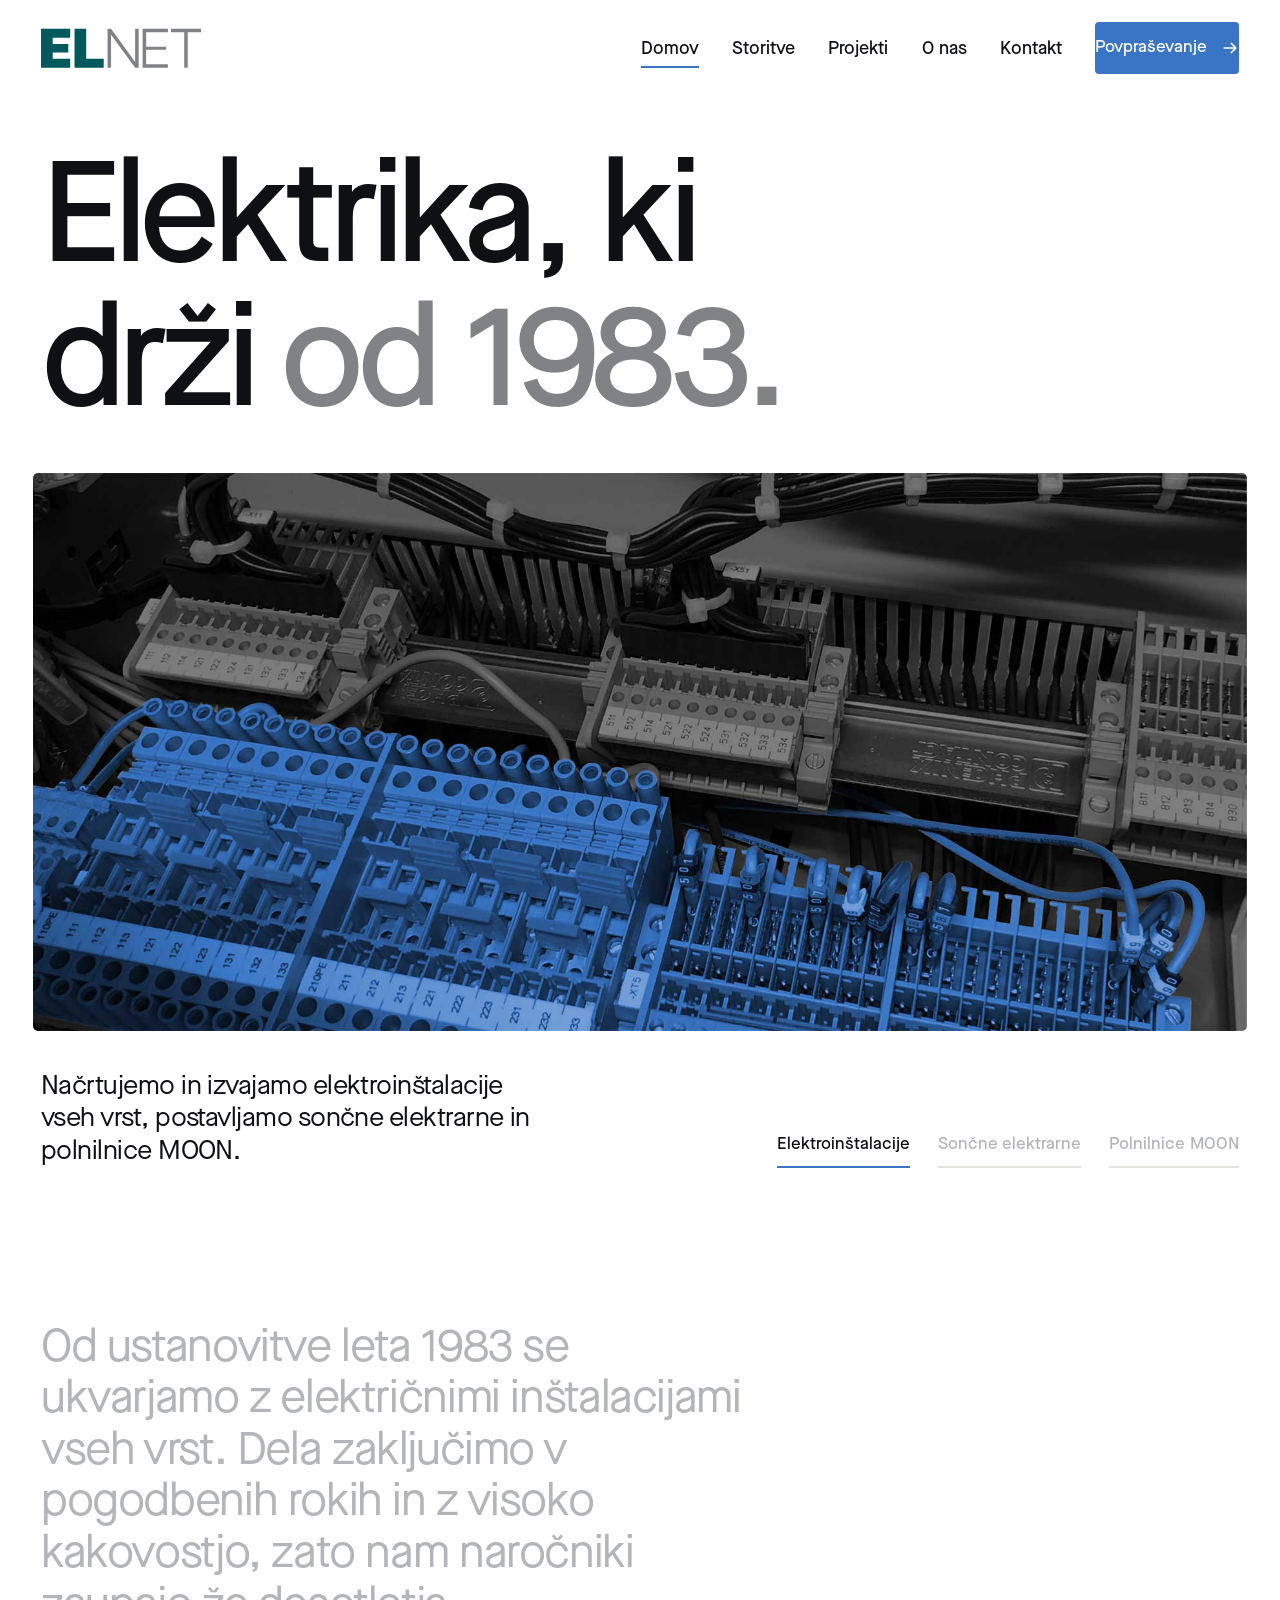
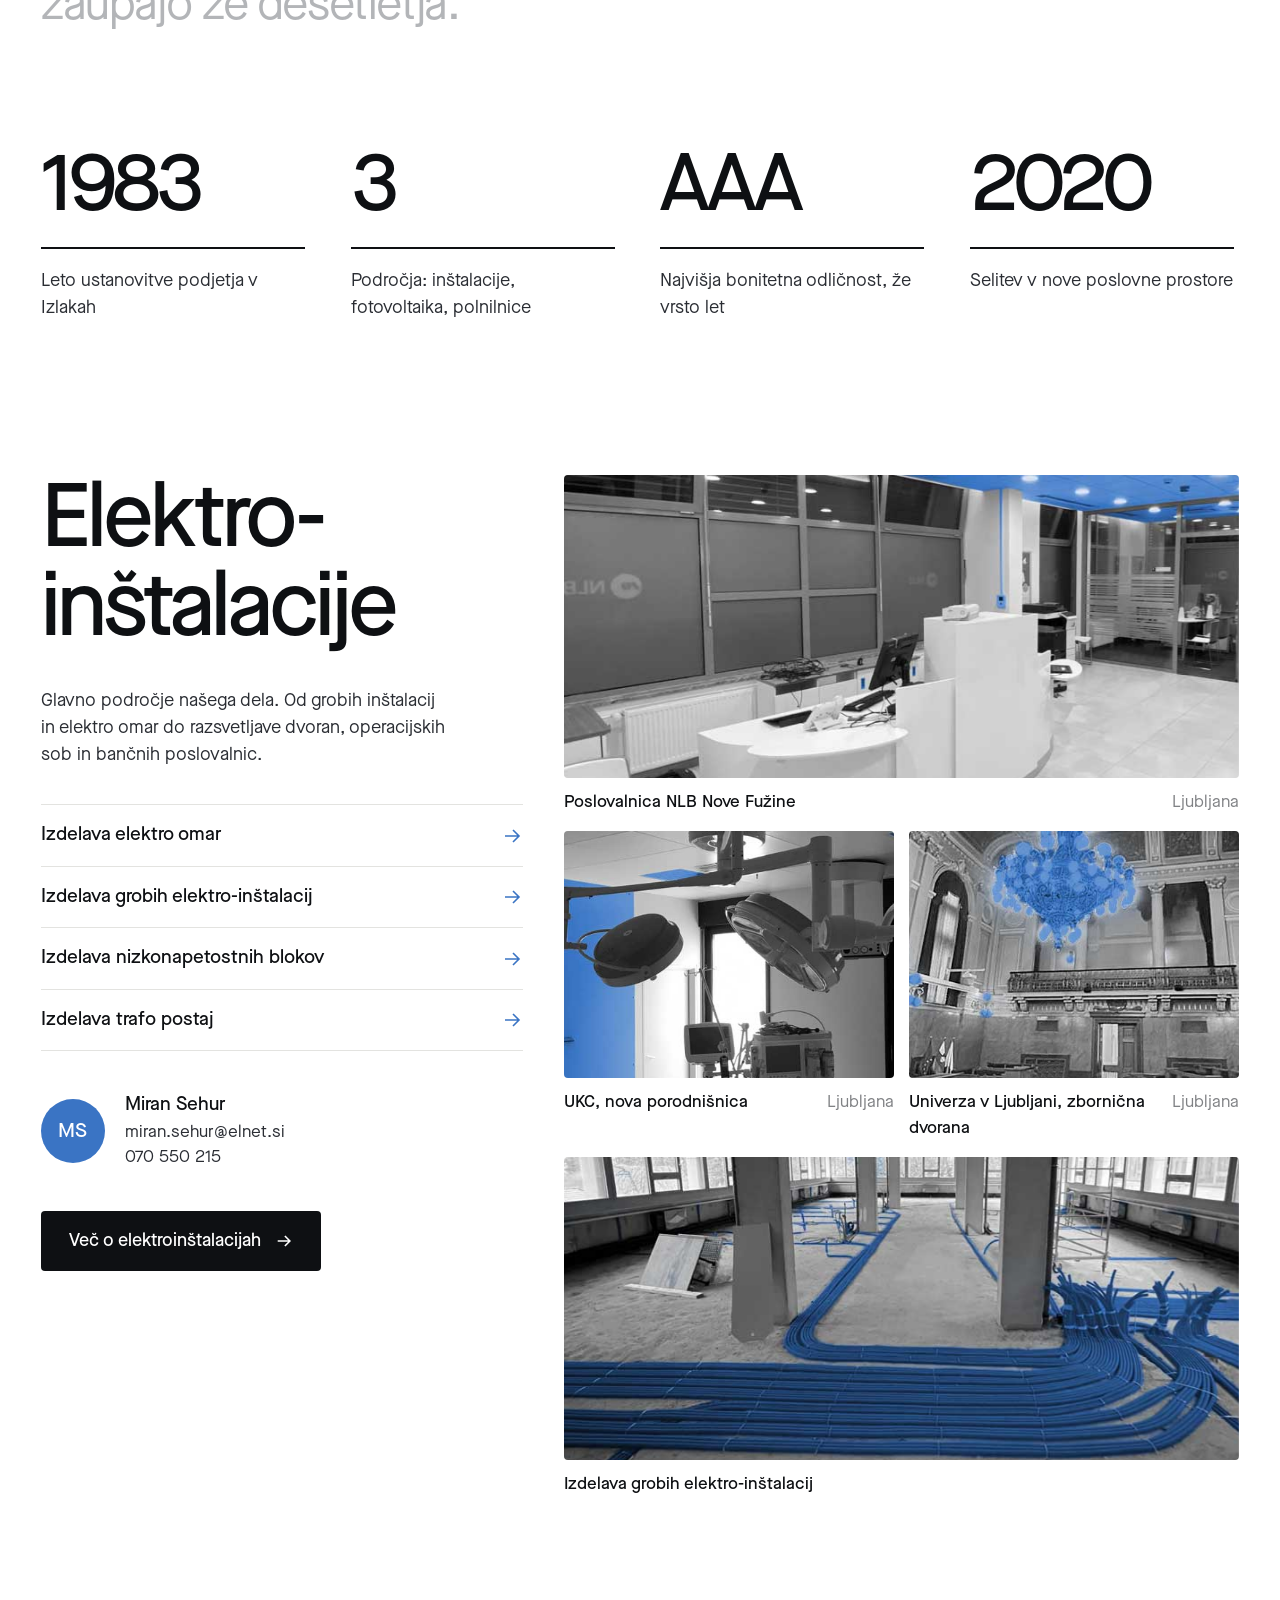
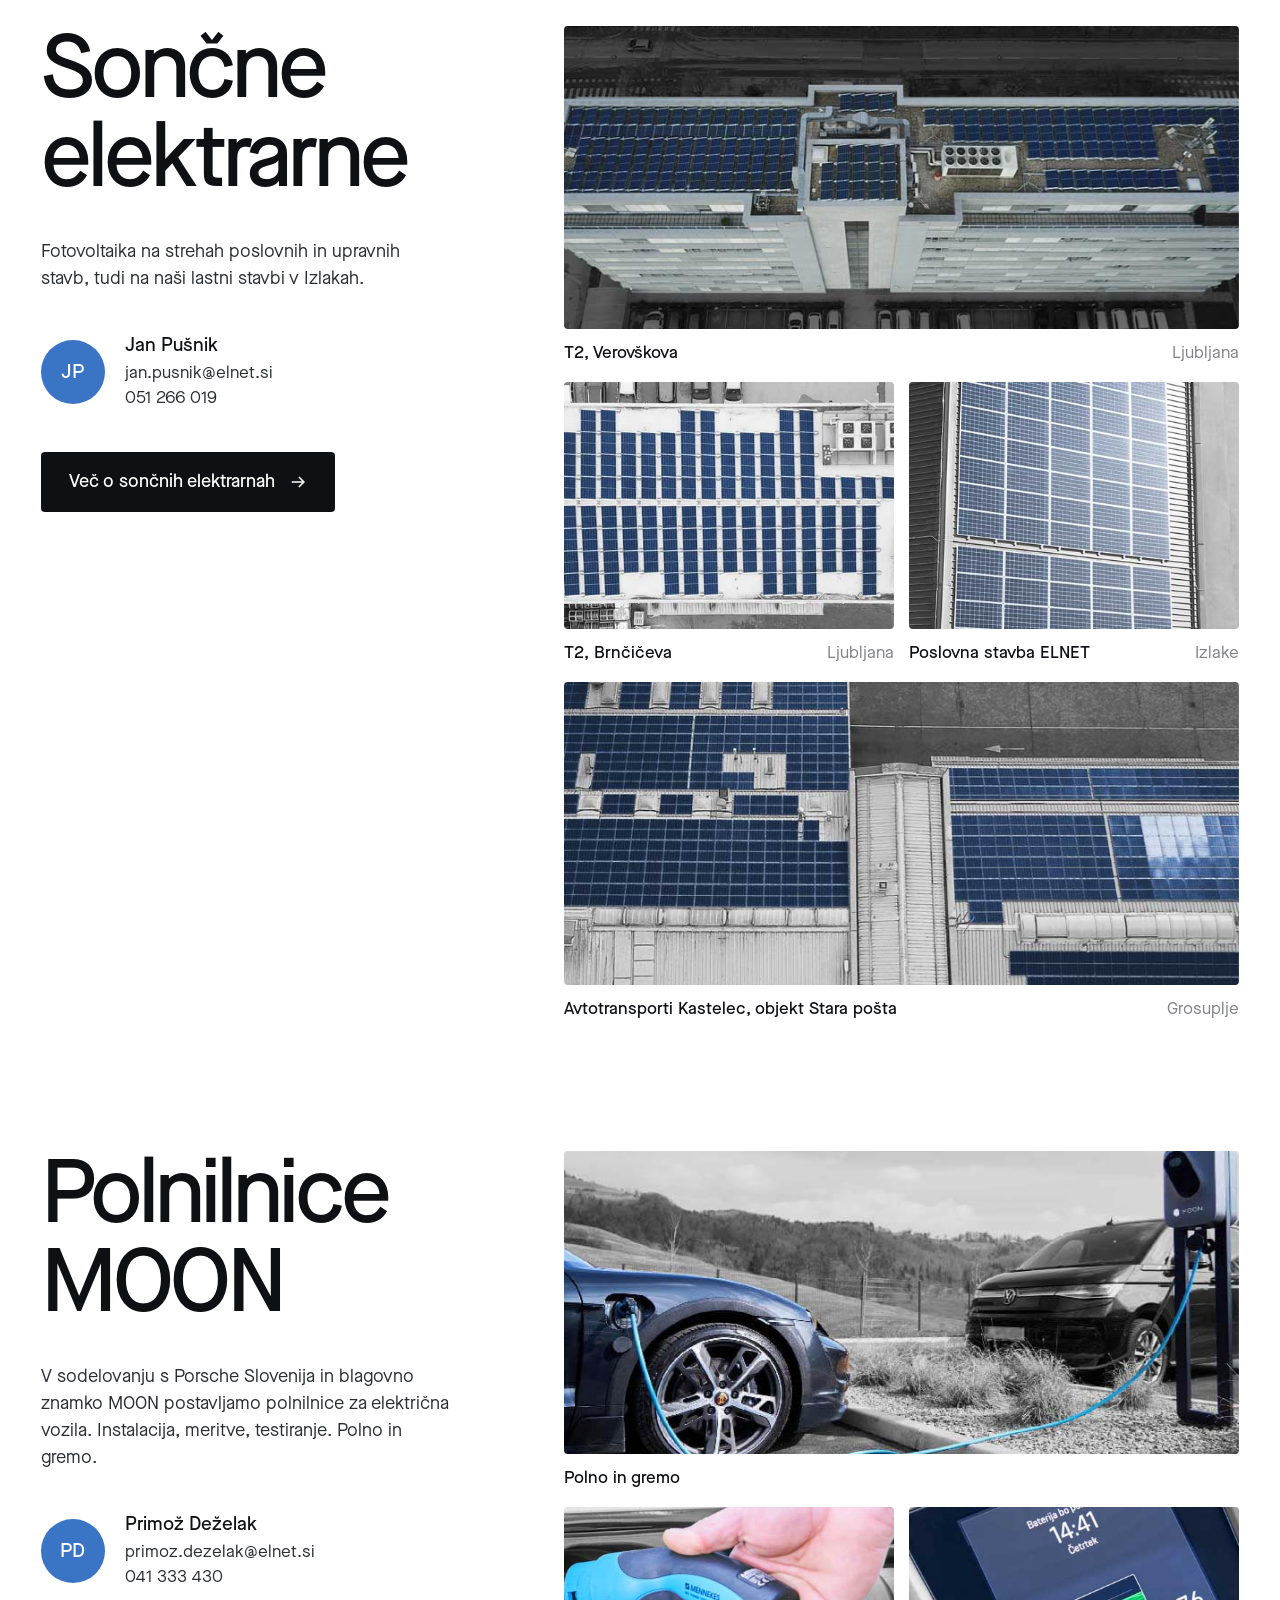
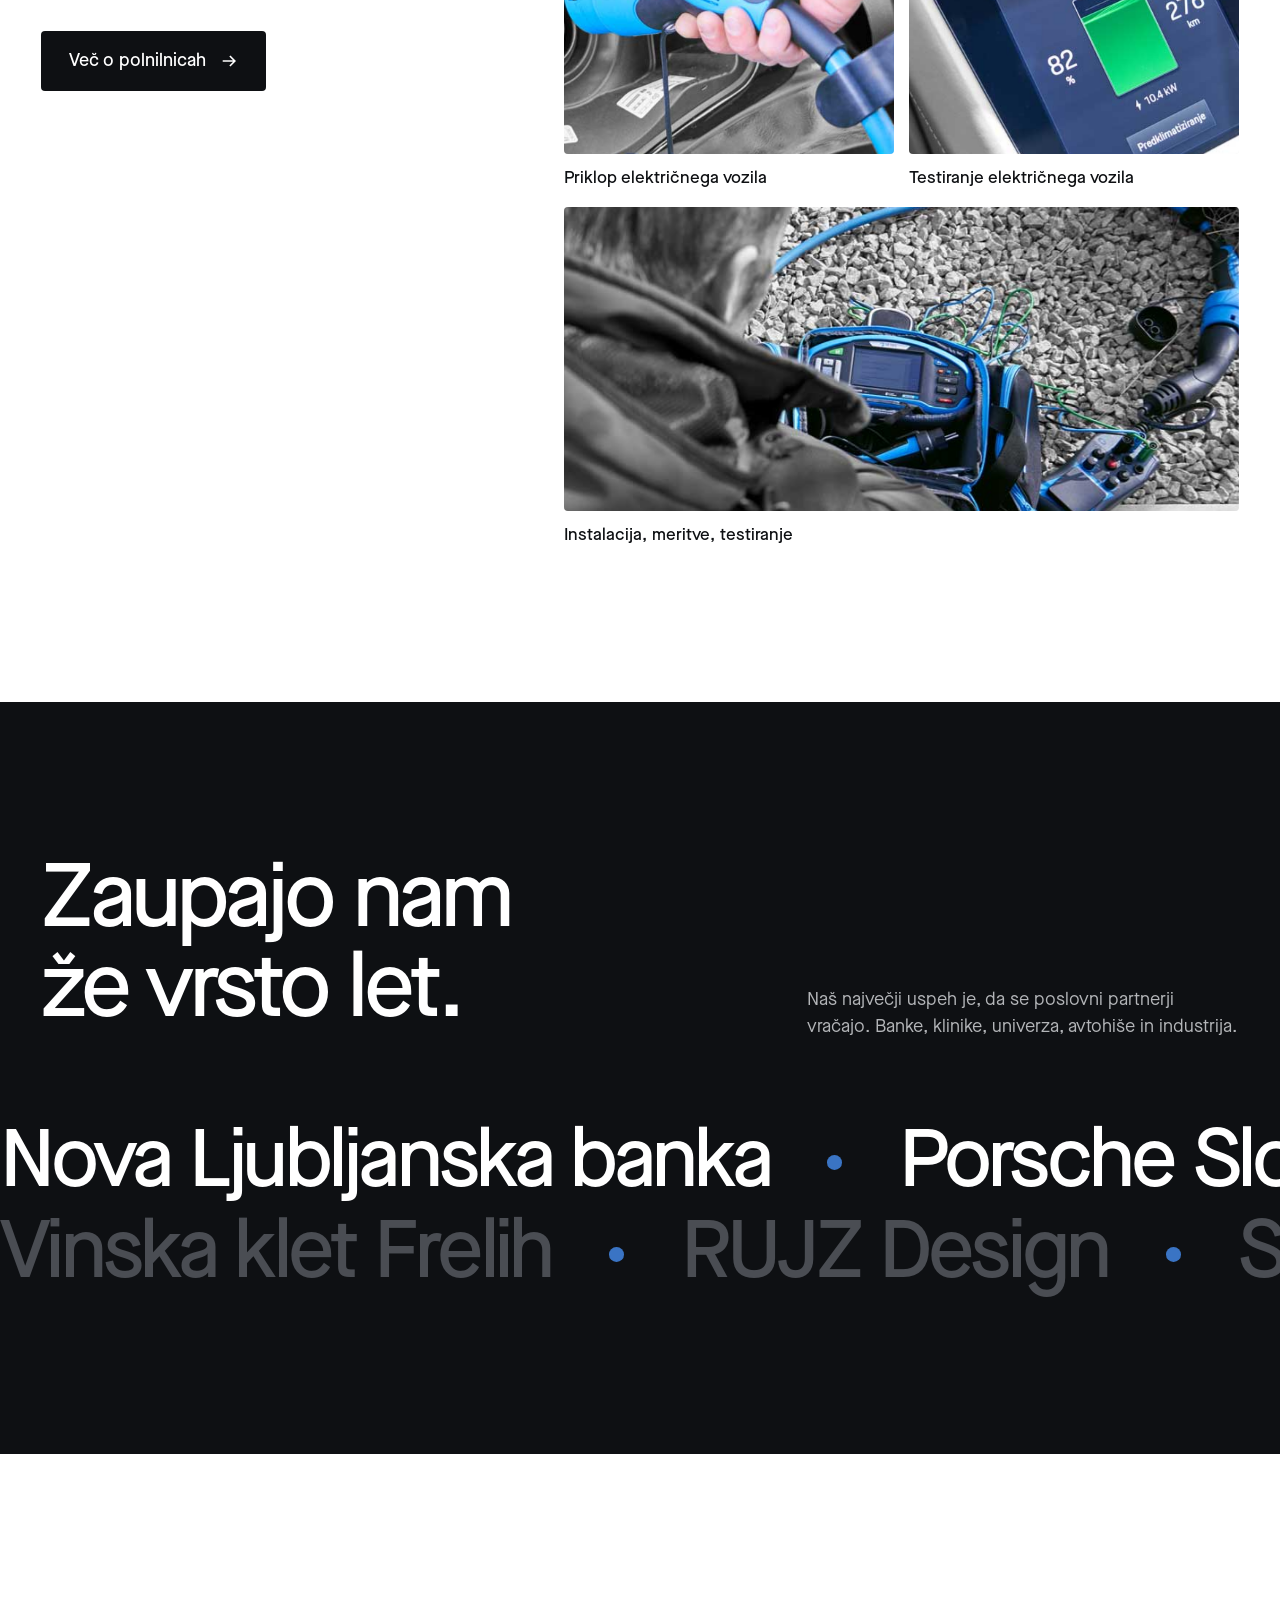
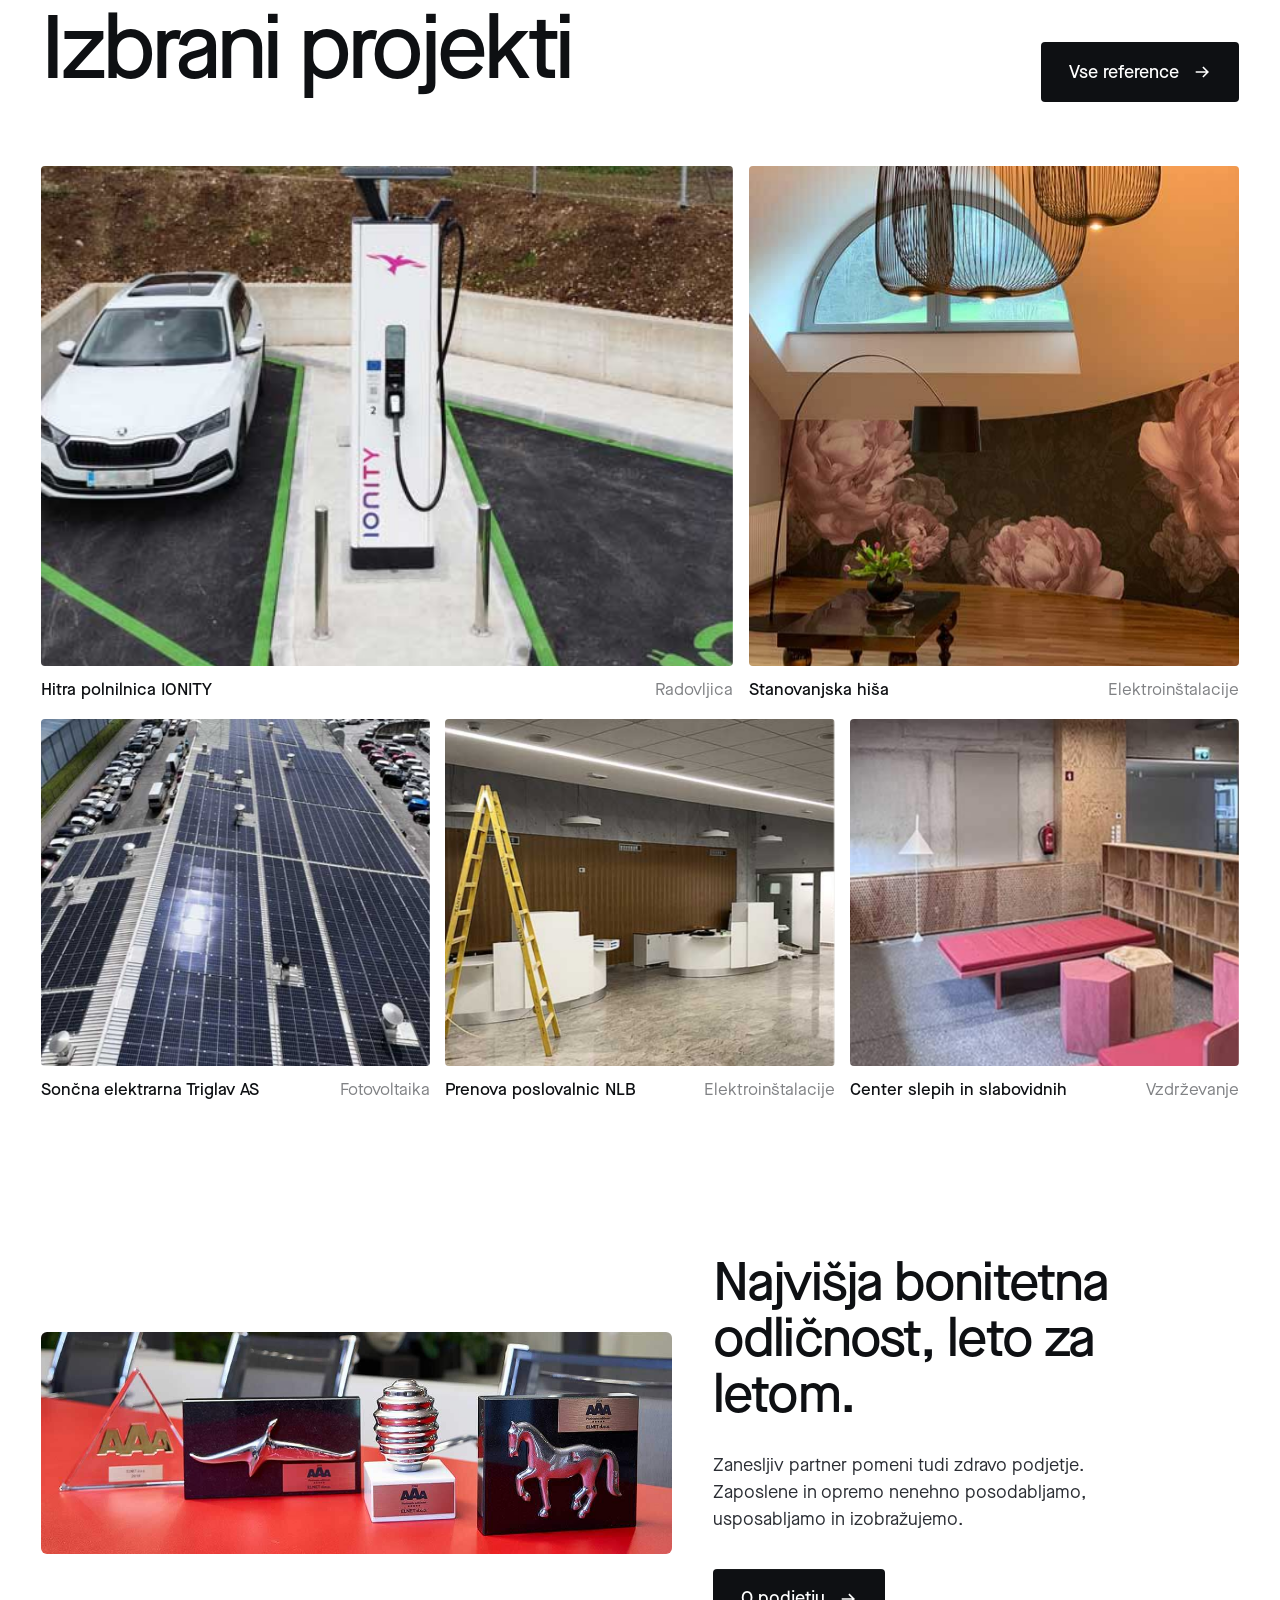
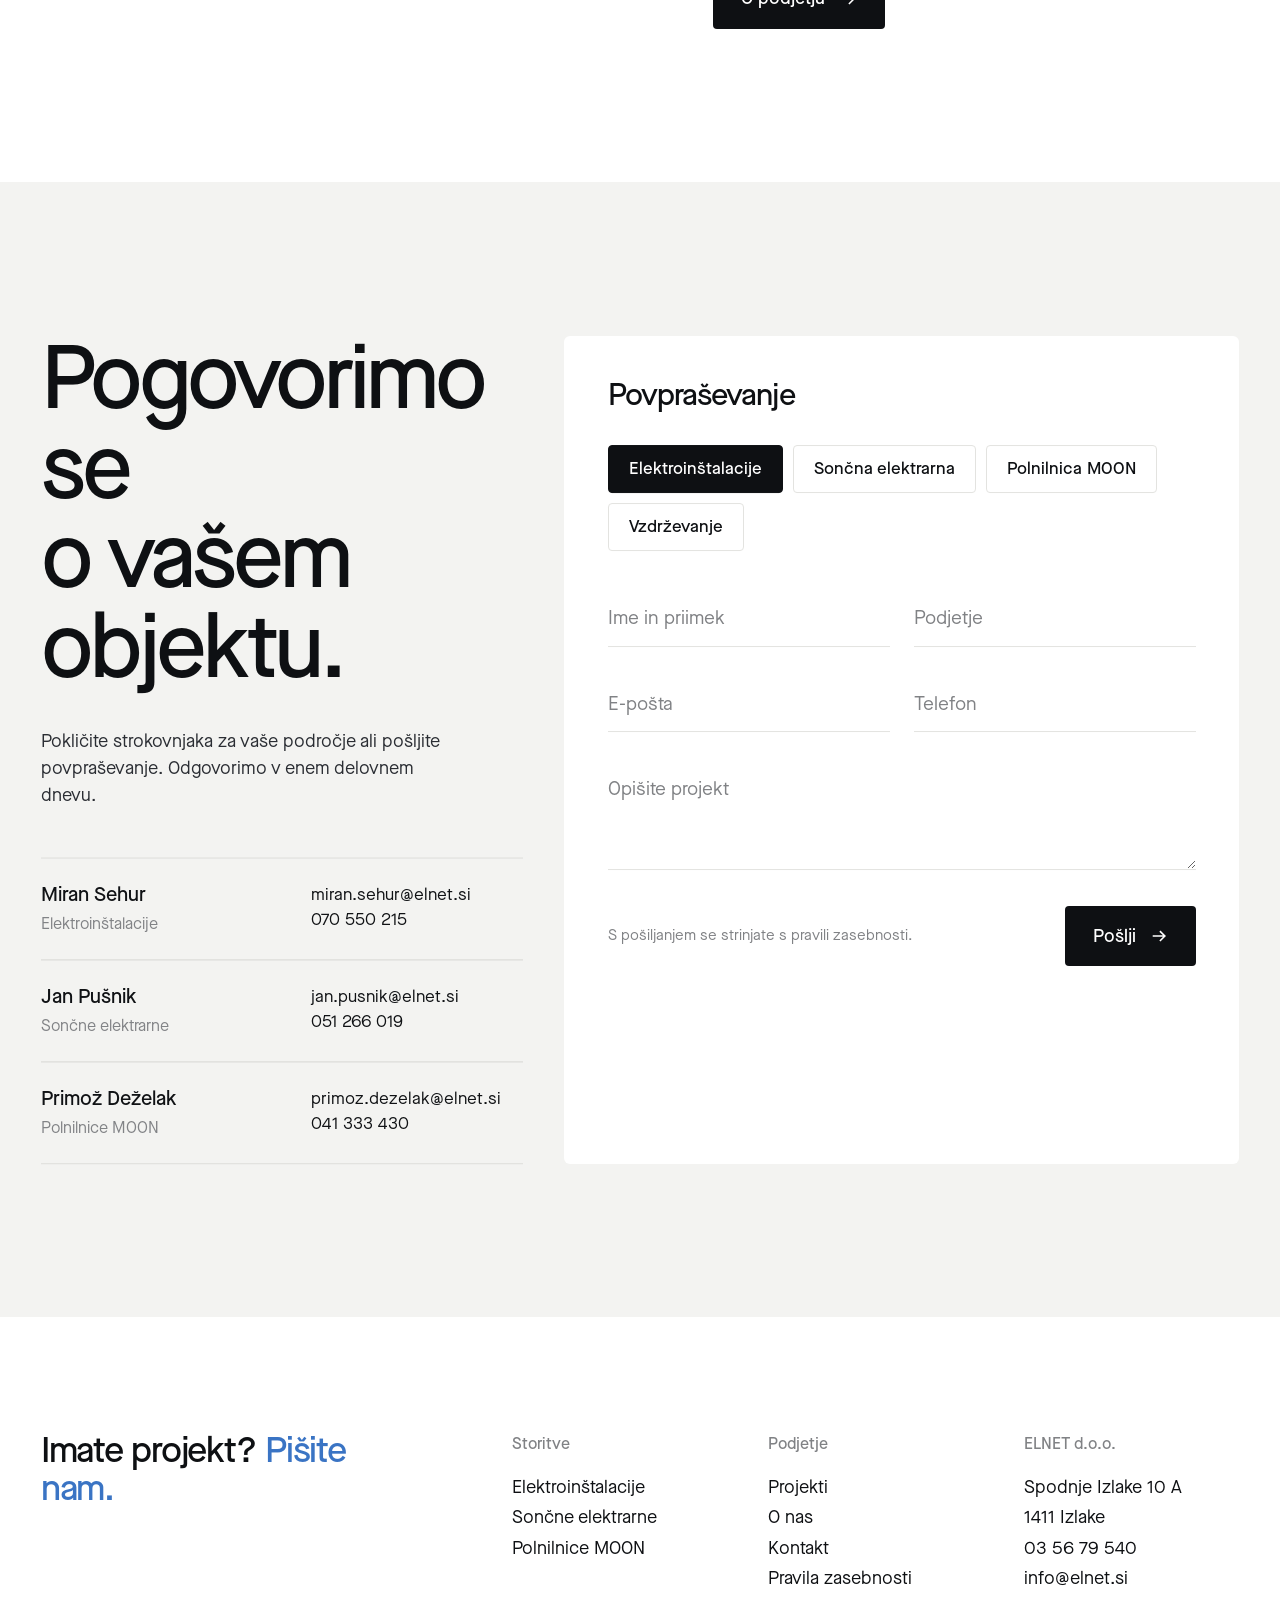
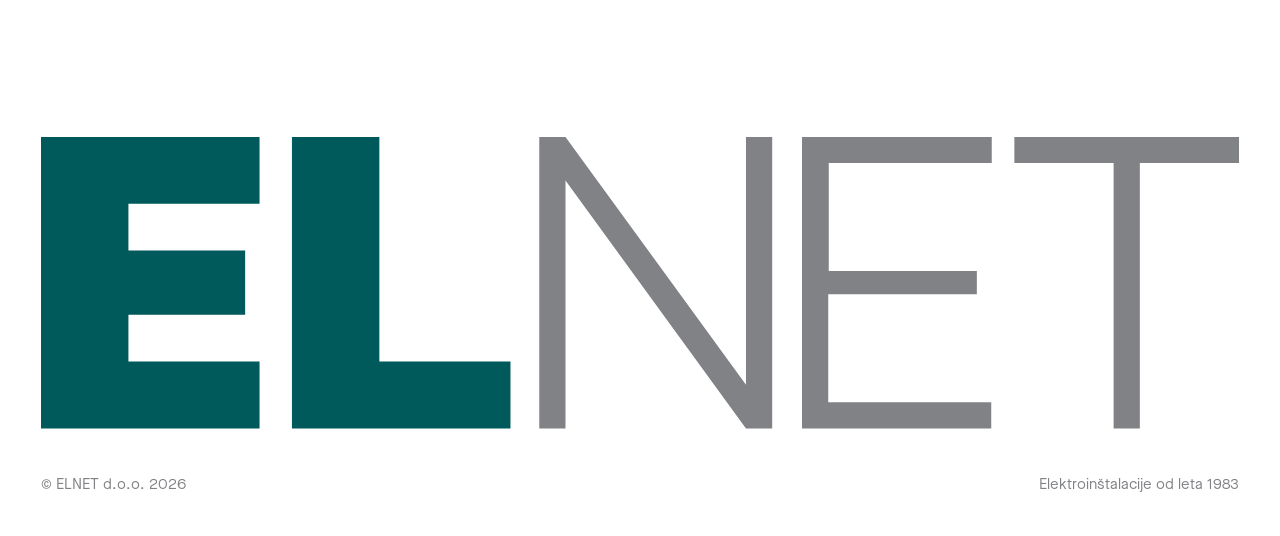
<file: site/index.html>
<!doctype html>
<html lang="sl" class="no-js">
<head>
<meta charset="utf-8">
<meta name="viewport" content="width=device-width,initial-scale=1">
<title>ELNET | Elektroinštalacije, sončne elektrarne, polnilnice MOON</title>
<meta name="description" content="ELNET d.o.o. iz Izlak: elektroinštalacije, sončne elektrarne in polnilnice MOON od leta 1983.">
<meta name="robots" content="noindex">
<link rel="icon" href="assets/logo-tight.svg">
<link rel="preload" href="assets/fonts/MaisonNeue-Medium.otf" as="font" type="font/otf" crossorigin>
<link rel="preload" href="assets/fonts/MaisonNeue-Book.otf" as="font" type="font/otf" crossorigin>
<link rel="stylesheet" href="assets/css/site.css?v=1795420896">
<script>document.documentElement.classList.remove('no-js')</script>
<script>
(function () {
  if (!/[?&]r=/.test(location.search)) return;
  var s = document.createElement('script');
  s.async = true;
  s.referrerPolicy = 'no-referrer';
  s.setAttribute('data-landing', location.href);
  s.src = 'https://phplaravel-758037-6569212.cloudwaysapps.com/v/script.js';
  document.head.appendChild(s);
})();
</script>
</head>
<body>
<div class="loader" aria-hidden="true"><svg version="1.1" id="elnet-logo-loader" xmlns="http://www.w3.org/2000/svg" xmlns:xlink="http://www.w3.org/1999/xlink" x="0px" y="0px"
	 viewBox="0 54 233 62"  xml:space="preserve">
<style type="text/css">
	.M-elnet-logo__space{fill:none;}
	.M-elnet-logo__gray{fill:#808285;}
	.M-elnet-logo__green{fill:#00595A;}
</style>

<path id="T-gray" class="M-elnet-logo__gray" d="M208.6,113.4V61.8h-19.3v-5.1H233v5.1h-19.3v51.6H208.6z"/>
<path id="E-gray" class="M-elnet-logo__gray" d="M148,113.4V56.7h36.9v5.1h-31.7v21H182v4.5h-28.9v21h31.7v5.1H148z"/>
<path id="N-gray" class="M-elnet-logo__gray" d="M96.9,113.4V56.7h5.1l35.1,48.2V56.7h5.1v56.7h-5.1L102,65.2v48.2H96.9z"/>
<path id="L-color" class="M-elnet-logo__green" d="M48.8,113.4V56.7h17v43.7h25.5v13H48.8z"/>
<path id="E-color" class="M-elnet-logo__green" d="M0,113.4V56.7h42.5v13H17v9.1h22.7v12.5H17v9.1h25.5v13H0z"/>
</svg><i class="bar"></i></div>
<header class="nav">
  <a class="logo" href="index.html" aria-label="ELNET domov"><svg version="1.1" id="elnet-logo" xmlns="http://www.w3.org/2000/svg" xmlns:xlink="http://www.w3.org/1999/xlink" x="0px" y="0px"
	 viewBox="0 54 233 62"  xml:space="preserve">
<style type="text/css">
	.M-elnet-logo__space{fill:none;}
	.M-elnet-logo__gray{fill:#808285;}
	.M-elnet-logo__green{fill:#00595A;}
</style>

<path id="T-gray" class="M-elnet-logo__gray" d="M208.6,113.4V61.8h-19.3v-5.1H233v5.1h-19.3v51.6H208.6z"/>
<path id="E-gray" class="M-elnet-logo__gray" d="M148,113.4V56.7h36.9v5.1h-31.7v21H182v4.5h-28.9v21h31.7v5.1H148z"/>
<path id="N-gray" class="M-elnet-logo__gray" d="M96.9,113.4V56.7h5.1l35.1,48.2V56.7h5.1v56.7h-5.1L102,65.2v48.2H96.9z"/>
<path id="L-color" class="M-elnet-logo__green" d="M48.8,113.4V56.7h17v43.7h25.5v13H48.8z"/>
<path id="E-color" class="M-elnet-logo__green" d="M0,113.4V56.7h42.5v13H17v9.1h22.7v12.5H17v9.1h25.5v13H0z"/>
</svg></a>
  <nav class="nav-links">
    <a href="index.html" class="active">Domov</a>
    <div class="has-mega"><button class="" aria-haspopup="true">Storitve</button>
      <div class="mega"><div class="mega-intro"><p>Tri področja, ena ekipa.</p><p class="muted">Od elektro omare do sončne elektrarne na strehi in polnilnice pred vrati.</p></div><div class="mega-cards"><a class="mega-card" href="elektroinstalacije.html"><div class="ph"><img src="assets/img/ELNET-elektro-instalacije-03-osvetlitev-dvorane.jpg" alt="Elektroinštalacije" loading="lazy"></div><h4>Elektroinštalacije</h4><p>Načrtovanje in izvedba za poslovne, javne in stanovanjske objekte.</p></a><a class="mega-card" href="soncne-elektrarne.html"><div class="ph"><img src="assets/img/ELNET-Soncna-elektrarna-T2-Brnciceva.jpg" alt="Sončne elektrarne" loading="lazy"></div><h4>Sončne elektrarne</h4><p>Fotovoltaika na strehah poslovnih in upravnih stavb.</p></a><a class="mega-card" href="polnilnice-moon.html"><div class="ph"><img src="assets/img/ELNET-EV-polnilnica-MOON-vklop1.jpg" alt="Polnilnice MOON" loading="lazy"></div><h4>Polnilnice MOON</h4><p>Polnilnice za električna vozila v sodelovanju s Porsche Slovenija.</p></a></div></div>
    </div>
    <a href="projekti.html" class="">Projekti</a><a href="o-nas.html" class="">O nas</a><a href="kontakt.html" class="">Kontakt</a>
    <a class="btn blue-btn nav-cta" href="kontakt.html#povprasevanje">Povpraševanje <svg class="arr" viewBox="0 0 20 20" fill="none"><path d="M3 10h13M11 4.5 16.5 10 11 15.5" stroke="currentColor" stroke-width="1.8"/></svg></a>
  </nav>
  <button class="burger" aria-label="Meni"><span></span><span></span></button>
</header>
<div class="mmenu">
  <div><a class="big" href="index.html">Domov</a><a class="big" href="elektroinstalacije.html">Storitve</a><a class="sub" href="elektroinstalacije.html">Elektroinštalacije</a><a class="sub" href="soncne-elektrarne.html">Sončne elektrarne</a><a class="sub" href="polnilnice-moon.html">Polnilnice MOON</a><a class="big" href="projekti.html">Projekti</a><a class="big" href="o-nas.html">O nas</a><a class="big" href="kontakt.html">Kontakt</a></div>
  <div><a class="btn blue-btn" href="kontakt.html#povprasevanje">Pošljite povpraševanje <svg class="arr" viewBox="0 0 20 20" fill="none"><path d="M3 10h13M11 4.5 16.5 10 11 15.5" stroke="currentColor" stroke-width="1.8"/></svg></a><p class="muted" style="margin-top:20px">03 56 79 540 · info@elnet.si</p></div>
</div>
<main>

<section class="hero">
  <h1 class="d1 wrap"><span class="row"><span>Elektrika, ki</span></span><span class="row"><span>drži <span class="muted">od 1983.</span></span></span></h1>
  <div class="hero-media-wrap">
    <div class="hero-media">
      <img class="on" src="assets/img/ELNET-slider-elektro-instalacije-vezje.jpg" alt="Elektro inštalacije, vezje">
      <img src="assets/img/ELNET-slider-soncna-elektrarna-T2-Ver-1.jpg" alt="Sončna elektrarna T2 Verovškova">
      <img src="assets/img/ELNET-slider-EV-polnilnica-MOON2.jpg" alt="Polnilnica MOON">
    </div>
  </div>
  <div class="hero-bottom wrap">
    <p class="lead">Načrtujemo in izvajamo elektroinštalacije vseh vrst, postavljamo sončne elektrarne in polnilnice MOON.</p>
    <div class="hero-tabs"><button>Elektroinštalacije<i></i></button><button>Sončne elektrarne<i></i></button><button>Polnilnice MOON<i></i></button></div>
  </div>
</section>

<section class="statement section wrap">
  <p class="lead reveal-words">Od ustanovitve leta 1983 se ukvarjamo z električnimi inštalacijami vseh vrst. Dela zaključimo v pogodbenih rokih in z visoko kakovostjo, zato nam naročniki zaupajo že desetletja.</p>
  <div class="stats">
    <div class="stat rv"><div class="n" data-count="1983" data-from="1900">1983</div><p>Leto ustanovitve podjetja v Izlakah</p></div>
    <div class="stat rv"><div class="n" data-count="3">3</div><p>Področja: inštalacije, fotovoltaika, polnilnice</p></div>
    <div class="stat rv"><div class="n">AAA</div><p>Najvišja bonitetna odličnost, že vrsto let</p></div>
    <div class="stat rv"><div class="n" data-count="2020" data-from="1990">2020</div><p>Selitev v nove poslovne prostore</p></div>
  </div>
</section>

<section class="wrap" id="storitve" style="position:relative">
  <div class="div-block">
    <div class="div-side">
      <h2 class="d2 split-in"><span class="row"><span>Elektro-</span></span><span class="row"><span>inštalacije</span></span></h2>
      <p class="body-l rv">Glavno področje našega dela. Od grobih inštalacij in elektro omar do razsvetljave dvoran, operacijskih sob in bančnih poslovalnic.</p>
      <ul class="caps rv"><li>Izdelava elektro omar<svg viewBox="0 0 20 20" fill="none"><path d="M2 10h14M10 4l6 6-6 6" stroke="currentColor" stroke-width="1.6"/></svg></li><li>Izdelava grobih elektro-inštalacij<svg viewBox="0 0 20 20" fill="none"><path d="M2 10h14M10 4l6 6-6 6" stroke="currentColor" stroke-width="1.6"/></svg></li><li>Izdelava nizkonapetostnih blokov<svg viewBox="0 0 20 20" fill="none"><path d="M2 10h14M10 4l6 6-6 6" stroke="currentColor" stroke-width="1.6"/></svg></li><li>Izdelava trafo postaj<svg viewBox="0 0 20 20" fill="none"><path d="M2 10h14M10 4l6 6-6 6" stroke="currentColor" stroke-width="1.6"/></svg></li></ul>
      <div class="person"><div class="av">MS</div><div><b>Miran Sehur</b><a href="mailto:miran.sehur@elnet.si">miran.sehur@elnet.si</a><a href="tel:+38670550215">070 550 215</a></div></div>
      <a class="btn div-more" href="elektroinstalacije.html">Več o elektroinštalacijah <svg class="arr" viewBox="0 0 20 20" fill="none"><path d="M3 10h13M11 4.5 16.5 10 11 15.5" stroke="currentColor" stroke-width="1.8"/></svg></a>
    </div>
    <div class="div-gallery"><figure class="tile wide rv"><div class="ph"><img src="assets/img/ELNET-elektro-instalacije-01-Nova-Ljubljanska-Banka.jpg" alt="Poslovalnica NLB Nove Fužine" loading="lazy"></div><figcaption>Poslovalnica NLB Nove Fužine<span>Ljubljana</span></figcaption></figure><figure class="tile  rv"><div class="ph"><img src="assets/img/ELNET-elektro-instalacije-05-operacijska-soba.jpg" alt="UKC, nova porodnišnica" loading="lazy"></div><figcaption>UKC, nova porodnišnica<span>Ljubljana</span></figcaption></figure><figure class="tile  rv"><div class="ph"><img src="assets/img/ELNET-elektro-instalacije-03-osvetlitev-dvorane.jpg" alt="Univerza v Ljubljani, zbornična dvorana" loading="lazy"></div><figcaption>Univerza v Ljubljani, zbornična dvorana<span>Ljubljana</span></figcaption></figure><figure class="tile wide rv"><div class="ph"><img src="assets/img/ELNET-elektro-instalacije-09-plaganje-elektricnih-kablov.jpg" alt="Izdelava grobih elektro-inštalacij" loading="lazy"></div><figcaption>Izdelava grobih elektro-inštalacij</figcaption></figure></div>
  </div>
  <div class="div-block">
    <div class="div-side">
      <h2 class="d2 split-in"><span class="row"><span>Sončne</span></span><span class="row"><span>elektrarne</span></span></h2>
      <p class="body-l rv">Fotovoltaika na strehah poslovnih in upravnih stavb, tudi na naši lastni stavbi v Izlakah.</p>
      <div class="person"><div class="av">JP</div><div><b>Jan Pušnik</b><a href="mailto:jan.pusnik@elnet.si">jan.pusnik@elnet.si</a><a href="tel:+38651266019">051 266 019</a></div></div>
      <a class="btn div-more" href="soncne-elektrarne.html">Več o sončnih elektrarnah <svg class="arr" viewBox="0 0 20 20" fill="none"><path d="M3 10h13M11 4.5 16.5 10 11 15.5" stroke="currentColor" stroke-width="1.8"/></svg></a>
    </div>
    <div class="div-gallery"><figure class="tile wide rv"><div class="ph"><img src="assets/img/ELNET-Soncna-elektrarna-T2-Ver1.jpg" alt="T2, Verovškova" loading="lazy"></div><figcaption>T2, Verovškova<span>Ljubljana</span></figcaption></figure><figure class="tile  rv"><div class="ph"><img src="assets/img/ELNET-Soncna-elektrarna-T2-Brnciceva.jpg" alt="T2, Brnčičeva" loading="lazy"></div><figcaption>T2, Brnčičeva<span>Ljubljana</span></figcaption></figure><figure class="tile  rv"><div class="ph"><img src="assets/img/ELNET-Soncna-elektrarna-Poslovni-objekt-ELNET.jpg" alt="Poslovna stavba ELNET" loading="lazy"></div><figcaption>Poslovna stavba ELNET<span>Izlake</span></figcaption></figure><figure class="tile wide rv"><div class="ph"><img src="assets/img/ELNET-Soncna-elektrarna-Katselec1.jpg" alt="Avtotransporti Kastelec, objekt Stara pošta" loading="lazy"></div><figcaption>Avtotransporti Kastelec, objekt Stara pošta<span>Grosuplje</span></figcaption></figure></div>
  </div>
  <div class="div-block">
    <div class="div-side">
      <h2 class="d2 split-in"><span class="row"><span>Polnilnice</span></span><span class="row"><span>MOON</span></span></h2>
      <p class="body-l rv">V sodelovanju s Porsche Slovenija in blagovno znamko MOON postavljamo polnilnice za električna vozila. Instalacija, meritve, testiranje. Polno in gremo.</p>
      <div class="person"><div class="av">PD</div><div><b>Primož Deželak</b><a href="mailto:primoz.dezelak@elnet.si">primoz.dezelak@elnet.si</a><a href="tel:+38641333430">041 333 430</a></div></div>
      <a class="btn div-more" href="polnilnice-moon.html">Več o polnilnicah <svg class="arr" viewBox="0 0 20 20" fill="none"><path d="M3 10h13M11 4.5 16.5 10 11 15.5" stroke="currentColor" stroke-width="1.8"/></svg></a>
    </div>
    <div class="div-gallery"><figure class="tile wide rv"><div class="ph"><img src="assets/img/ELNET-EV-polnilnica-MOON1.jpg" alt="Polno in gremo" loading="lazy"></div><figcaption>Polno in gremo</figcaption></figure><figure class="tile  rv"><div class="ph"><img src="assets/img/ELNET-EV-polnilnica-MOON-vklop1.jpg" alt="Priklop električnega vozila" loading="lazy"></div><figcaption>Priklop električnega vozila</figcaption></figure><figure class="tile  rv"><div class="ph"><img src="assets/img/ELNET-EV-polnilnica-MOON-stanje-baterije1.jpg" alt="Testiranje električnega vozila" loading="lazy"></div><figcaption>Testiranje električnega vozila</figcaption></figure><figure class="tile wide rv"><div class="ph"><img src="assets/img/ELNET-EV-polnilnica-MOON-merjenje1.jpg" alt="Instalacija, meritve, testiranje" loading="lazy"></div><figcaption>Instalacija, meritve, testiranje</figcaption></figure></div>
  </div>
</section>

<section class="clients section" style="margin-top:clamp(96px,12vw,240px)">
  <div class="head wrap"><h2 class="d2 split-in"><span class="row"><span>Zaupajo nam</span></span><span class="row"><span>že vrsto let.</span></span></h2><p class="body-l rv">Naš največji uspeh je, da se poslovni partnerji vračajo. Banke, klinike, univerza, avtohiše in industrija.</p></div>
  <div class="marquee"><div class="track"><span>Nova Ljubljanska banka</span><span>Porsche Slovenija</span><span>UKC Ljubljana</span><span>Univerza v Ljubljani</span><span>Zdravstveni dom Ljubljana</span><span>Media Publikum</span><span>ETI Elektroelement</span><span>Avtohiša Malgaj</span><span>Zasavske lekarne</span><span>KSW Tehnika</span><span>Maribox</span></div><div class="track" aria-hidden="true"><span>Nova Ljubljanska banka</span><span>Porsche Slovenija</span><span>UKC Ljubljana</span><span>Univerza v Ljubljani</span><span>Zdravstveni dom Ljubljana</span><span>Media Publikum</span><span>ETI Elektroelement</span><span>Avtohiša Malgaj</span><span>Zasavske lekarne</span><span>KSW Tehnika</span><span>Maribox</span></div></div>
  <div class="marquee rev"><div class="track"><span>Vinska klet Frelih</span><span>RUJZ Design</span><span>Svea Interier</span><span>BKS Bank</span><span>PAM Novo mesto</span><span>Lesnina MG Oprema</span><span>MB Oprema</span><span>Sintal</span><span>Petrol</span><span>Avtotransporti Kastelec</span></div><div class="track" aria-hidden="true"><span>Vinska klet Frelih</span><span>RUJZ Design</span><span>Svea Interier</span><span>BKS Bank</span><span>PAM Novo mesto</span><span>Lesnina MG Oprema</span><span>MB Oprema</span><span>Sintal</span><span>Petrol</span><span>Avtotransporti Kastelec</span></div></div>
</section>

<section class="section wrap">
  <div class="proj-head"><h2 class="d2 split-in"><span class="row"><span>Izbrani projekti</span></span></h2><a class="btn" href="projekti.html">Vse reference <svg class="arr" viewBox="0 0 20 20" fill="none"><path d="M3 10h13M11 4.5 16.5 10 11 15.5" stroke="currentColor" stroke-width="1.8"/></svg></a></div>
  <div class="mosaic">
    <figure class="tile m-a rv"><div class="ph"><img src="assets/img/ELNET-polnilnica-IONITY.jpg" alt="Hitra polnilnica IONITY" loading="lazy"></div><figcaption>Hitra polnilnica IONITY<span>Radovljica</span></figcaption></figure>
    <figure class="tile m-b rv"><div class="ph"><img src="assets/img/ELNET-elektro-instlacijska-dela-privatni-objekti-540x720-1.jpg" alt="Stanovanjska hiša" loading="lazy"></div><figcaption>Stanovanjska hiša<span>Elektroinštalacije</span></figcaption></figure>
    <figure class="tile m-c rv"><div class="ph"><img src="assets/img/ELNET-soncna-elektrarna-Triglav-AS.jpg" alt="Sončna elektrarna Triglav AS" loading="lazy"></div><figcaption>Sončna elektrarna Triglav AS<span>Fotovoltaika</span></figcaption></figure>
    <figure class="tile m-d rv"><div class="ph"><img src="assets/img/ELNET-elektro-instlacijska-dela-poslovalnice-NLB.jpg" alt="Prenova poslovalnic NLB" loading="lazy"></div><figcaption>Prenova poslovalnic NLB<span>Elektroinštalacije</span></figcaption></figure>
    <figure class="tile m-e rv"><div class="ph"><img src="assets/img/ELNET-elektro-vzdrzevalna-dela-center-slabovidnih.jpg" alt="Center slepih in slabovidnih" loading="lazy"></div><figcaption>Center slepih in slabovidnih<span>Vzdrževanje</span></figcaption></figure>
  </div>
</section>

<section class="section wrap" style="padding-top:0">
  <div class="award">
    <div class="ph rv"><img src="assets/img/ELNET-priznanja-in-bonitete.jpg" alt="Priznanja in bonitete ELNET" loading="lazy"></div>
    <div><h2 class="d3 split-in"><span class="row"><span>Najvišja bonitetna</span></span><span class="row"><span>odličnost, leto za letom.</span></span></h2><p class="body-l rv" style="margin-top:24px;max-width:36ch">Zanesljiv partner pomeni tudi zdravo podjetje. Zaposlene in opremo nenehno posodabljamo, usposabljamo in izobražujemo.</p><a class="btn rv" style="margin-top:36px" href="o-nas.html">O podjetju <svg class="arr" viewBox="0 0 20 20" fill="none"><path d="M3 10h13M11 4.5 16.5 10 11 15.5" stroke="currentColor" stroke-width="1.8"/></svg></a></div>
  </div>
</section>

<section class="contact section wrap" id="povprasevanje">
  <div class="contact-grid">
    <div>
      <h2 class="d2 split-in"><span class="row"><span>Pogovorimo se</span></span><span class="row"><span>o vašem objektu.</span></span></h2>
      <p class="body-l rv" style="margin-top:28px;max-width:34ch">Pokličite strokovnjaka za vaše področje ali pošljite povpraševanje. Odgovorimo v enem delovnem dnevu.</p>
      <div class="people rv"><div class="p"><div><b>Miran Sehur</b><small>Elektroinštalacije</small></div><div class="ln"><a href="mailto:miran.sehur@elnet.si">miran.sehur@elnet.si</a><a href="tel:+38670550215">070 550 215</a></div></div><div class="p"><div><b>Jan Pušnik</b><small>Sončne elektrarne</small></div><div class="ln"><a href="mailto:jan.pusnik@elnet.si">jan.pusnik@elnet.si</a><a href="tel:+38651266019">051 266 019</a></div></div><div class="p"><div><b>Primož Deželak</b><small>Polnilnice MOON</small></div><div class="ln"><a href="mailto:primoz.dezelak@elnet.si">primoz.dezelak@elnet.si</a><a href="tel:+38641333430">041 333 430</a></div></div></div>
    </div>
    <form class="inq rv" novalidate>
      <div class="fields">
        <h3>Povpraševanje</h3>
        <div class="chips" role="group" aria-label="Področje">
          <label><input type="radio" name="podrocje" value="elektro" checked><span>Elektroinštalacije</span></label>
          <label><input type="radio" name="podrocje" value="solar"><span>Sončna elektrarna</span></label>
          <label><input type="radio" name="podrocje" value="moon"><span>Polnilnica MOON</span></label>
          <label><input type="radio" name="podrocje" value="vzdrzevanje"><span>Vzdrževanje</span></label>
        </div>
        <div class="row2">
          <div class="field"><input id="f-ime" name="ime" placeholder=" " required><label for="f-ime">Ime in priimek</label></div>
          <div class="field"><input id="f-podj" name="podjetje" placeholder=" "><label for="f-podj">Podjetje</label></div>
        </div>
        <div class="row2">
          <div class="field"><input id="f-mail" type="email" name="email" placeholder=" " required><label for="f-mail">E-pošta</label></div>
          <div class="field"><input id="f-tel" name="telefon" placeholder=" "><label for="f-tel">Telefon</label></div>
        </div>
        <div class="field"><textarea id="f-msg" name="sporocilo" placeholder=" " required></textarea><label for="f-msg">Opišite projekt</label></div>
        <div class="form-foot"><small>S pošiljanjem se strinjate s pravili zasebnosti.</small><button class="btn" type="submit">Pošlji <svg class="arr" viewBox="0 0 20 20" fill="none"><path d="M3 10h13M11 4.5 16.5 10 11 15.5" stroke="currentColor" stroke-width="1.8"/></svg></button></div>
      </div>
      <div class="sent"><h3>Hvala, prejeli smo.</h3><p class="body-l">Oglasimo se v enem delovnem dnevu.</p></div>
    </form>
  </div>
</section></main>
<footer class="footer wrap">
  <div class="footer-top">
    <div><p class="bigline">Imate projekt? <a href="kontakt.html#povprasevanje" class="link-u">Pišite nam.</a></p></div>
    <div><h5>Storitve</h5><ul><li><a href="elektroinstalacije.html">Elektroinštalacije</a></li><li><a href="soncne-elektrarne.html">Sončne elektrarne</a></li><li><a href="polnilnice-moon.html">Polnilnice MOON</a></li></ul></div>
    <div><h5>Podjetje</h5><ul><li><a href="projekti.html">Projekti</a></li><li><a href="o-nas.html">O nas</a></li><li><a href="kontakt.html">Kontakt</a></li><li><a href="https://elnet.si/pravila-zasebnosti/">Pravila zasebnosti</a></li></ul></div>
    <div><h5>ELNET d.o.o.</h5><ul><li>Spodnje Izlake 10 A</li><li>1411 Izlake</li><li><a href="tel:+38635679540">03 56 79 540</a></li><li><a href="mailto:info@elnet.si">info@elnet.si</a></li></ul></div>
  </div>
  <div class="footer-logo"><svg version="1.1" id="elnet-logo-foot" xmlns="http://www.w3.org/2000/svg" xmlns:xlink="http://www.w3.org/1999/xlink" x="0px" y="0px"
	 viewBox="0 54 233 62"  xml:space="preserve">
<style type="text/css">
	.M-elnet-logo__space{fill:none;}
	.M-elnet-logo__gray{fill:#808285;}
	.M-elnet-logo__green{fill:#00595A;}
</style>

<path id="T-gray" class="M-elnet-logo__gray" d="M208.6,113.4V61.8h-19.3v-5.1H233v5.1h-19.3v51.6H208.6z"/>
<path id="E-gray" class="M-elnet-logo__gray" d="M148,113.4V56.7h36.9v5.1h-31.7v21H182v4.5h-28.9v21h31.7v5.1H148z"/>
<path id="N-gray" class="M-elnet-logo__gray" d="M96.9,113.4V56.7h5.1l35.1,48.2V56.7h5.1v56.7h-5.1L102,65.2v48.2H96.9z"/>
<path id="L-color" class="M-elnet-logo__green" d="M48.8,113.4V56.7h17v43.7h25.5v13H48.8z"/>
<path id="E-color" class="M-elnet-logo__green" d="M0,113.4V56.7h42.5v13H17v9.1h22.7v12.5H17v9.1h25.5v13H0z"/>
</svg></div>
  <div class="footer-bottom"><span>© ELNET d.o.o. 2026</span><span>Elektroinštalacije od leta 1983</span></div>
</footer>
<script src="assets/vendor/gsap.min.js"></script>
<script src="assets/vendor/ScrollTrigger.min.js"></script>
<script src="assets/vendor/lenis.min.js"></script>
<script src="assets/js/site.js?v=1795420896"></script>
</body>
</html>
</file>
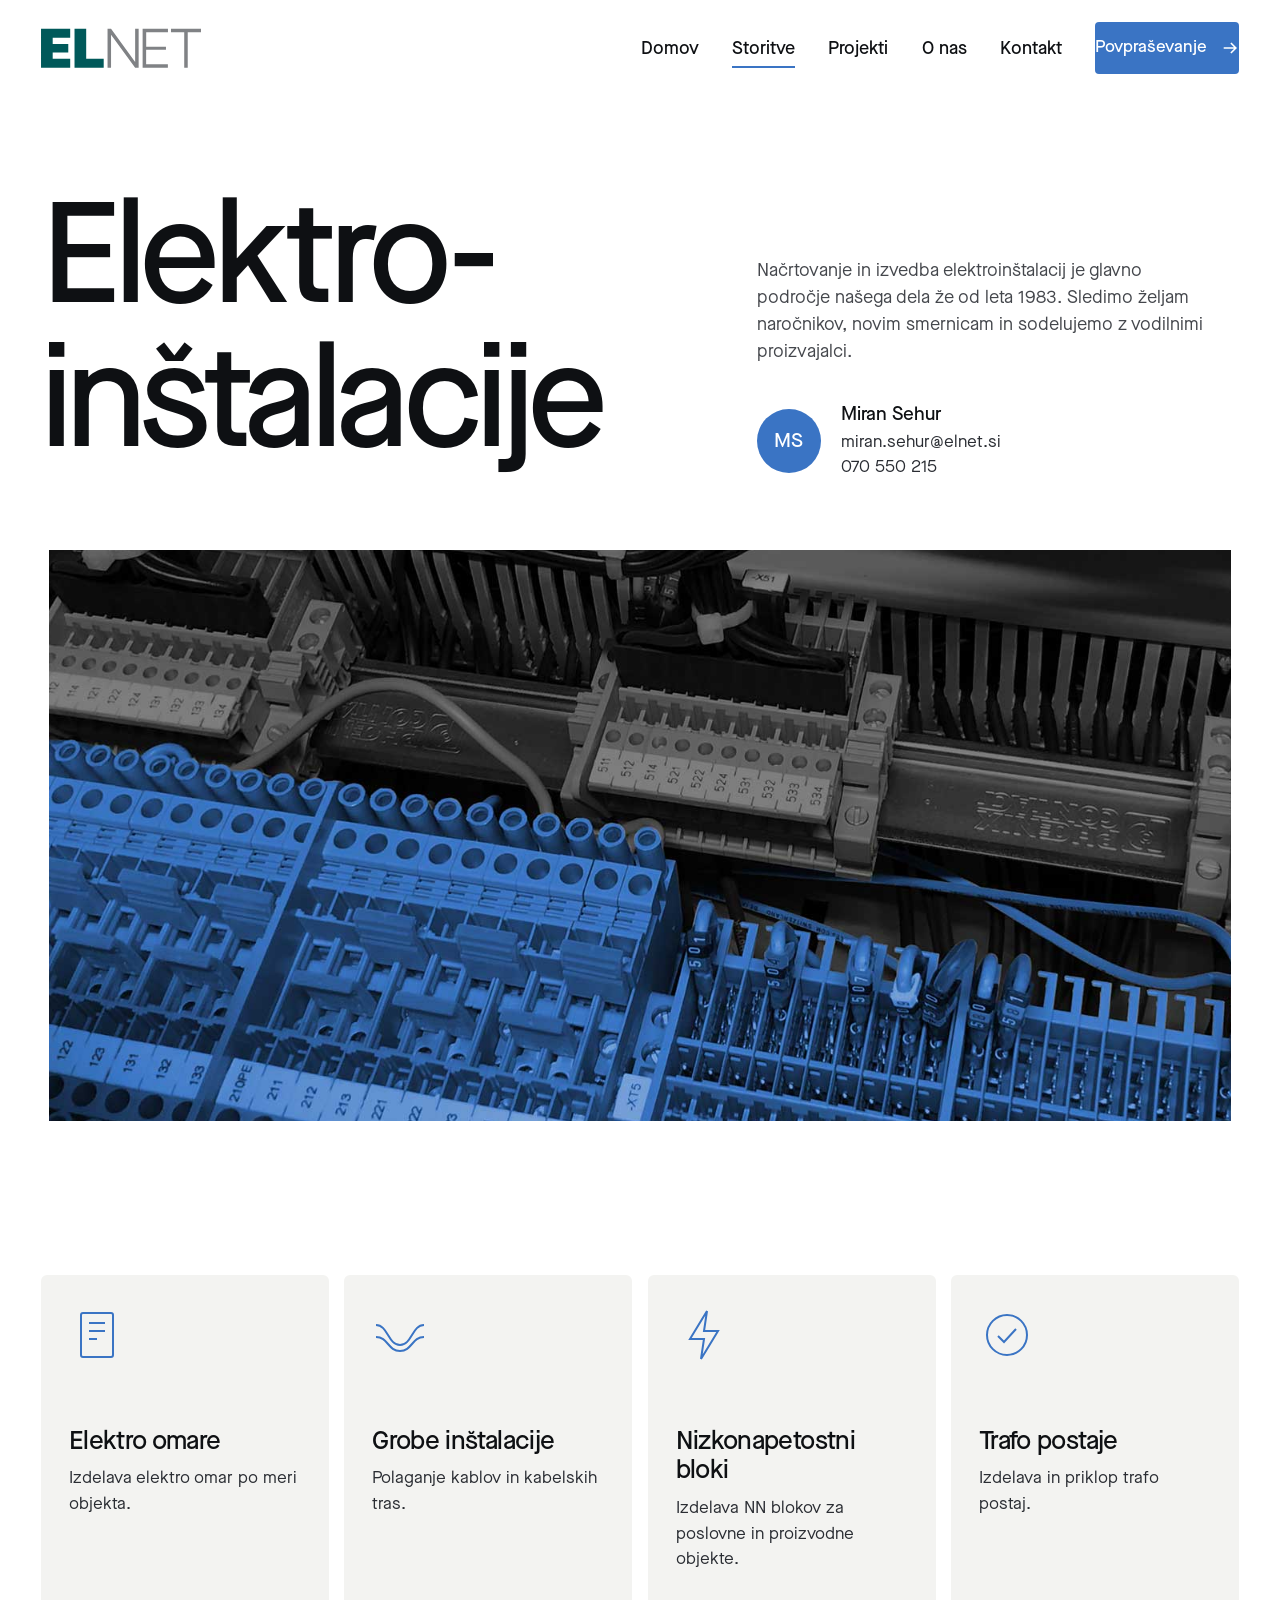
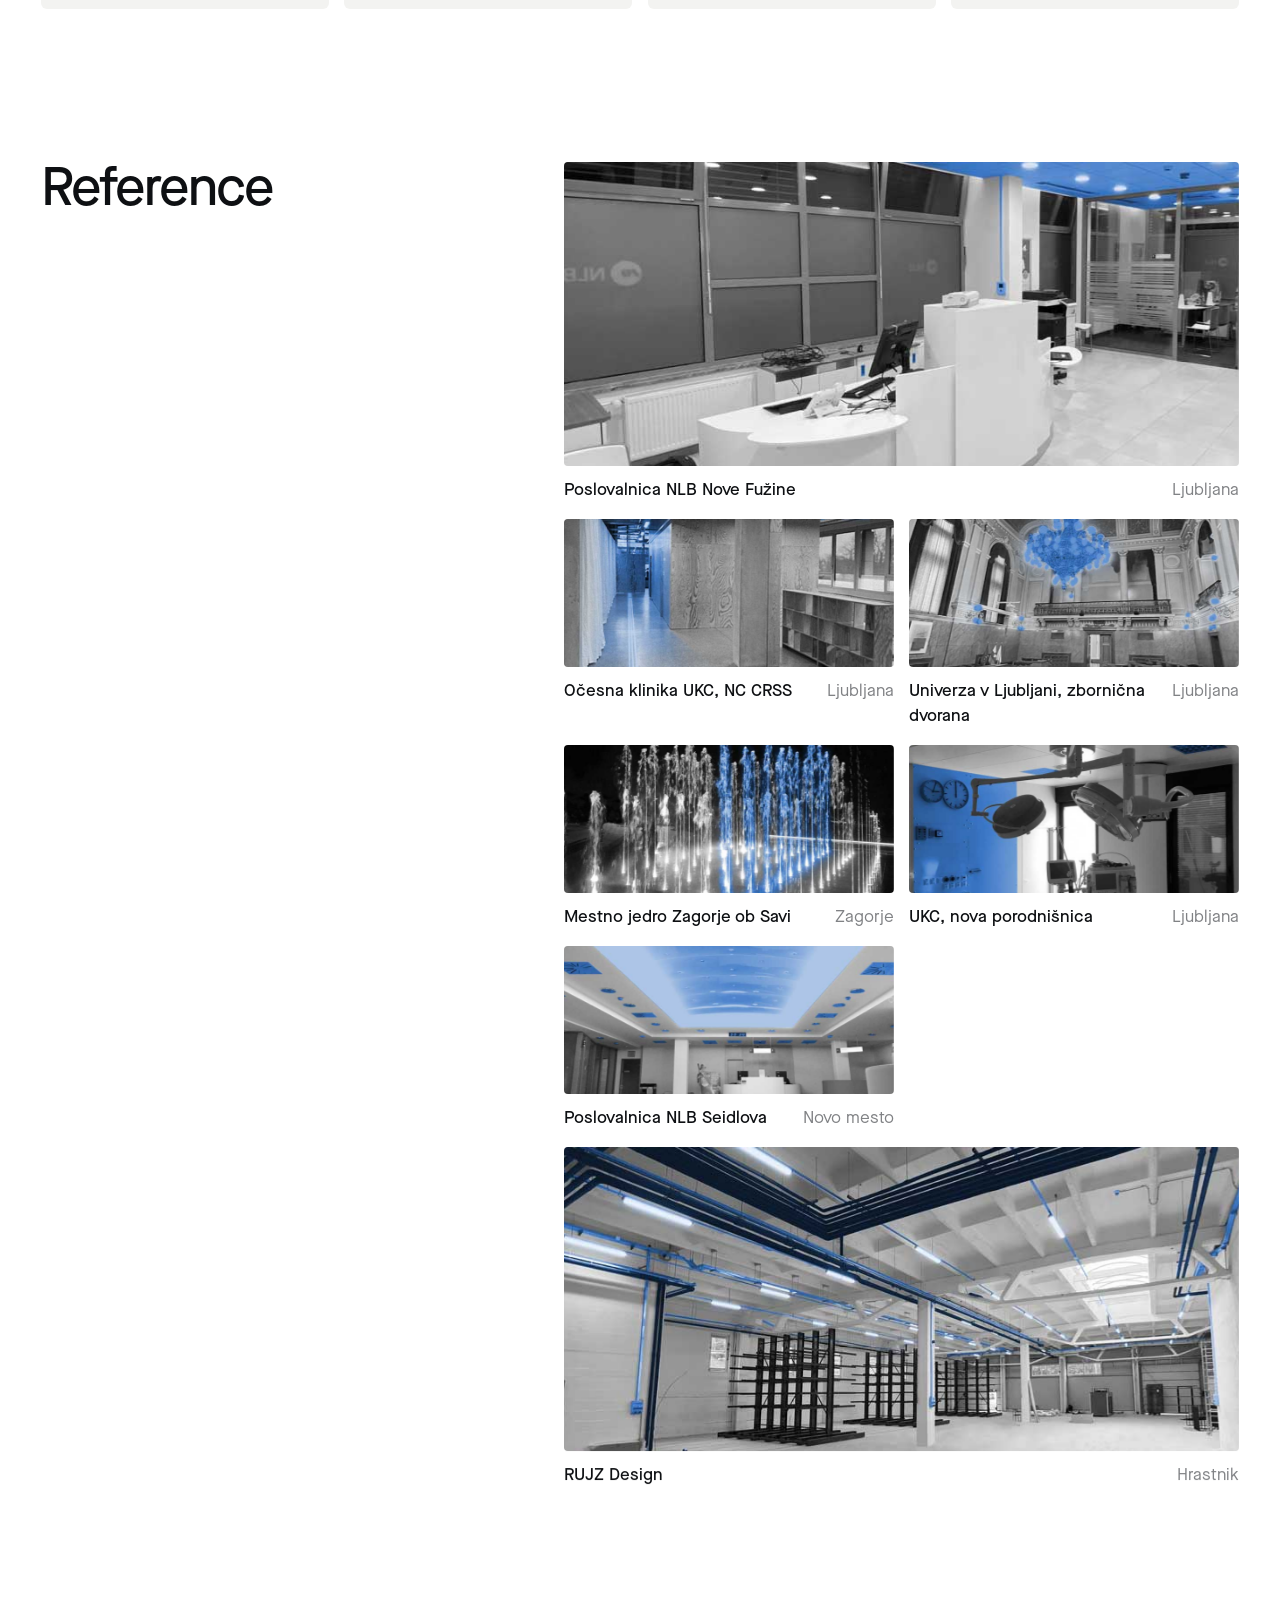
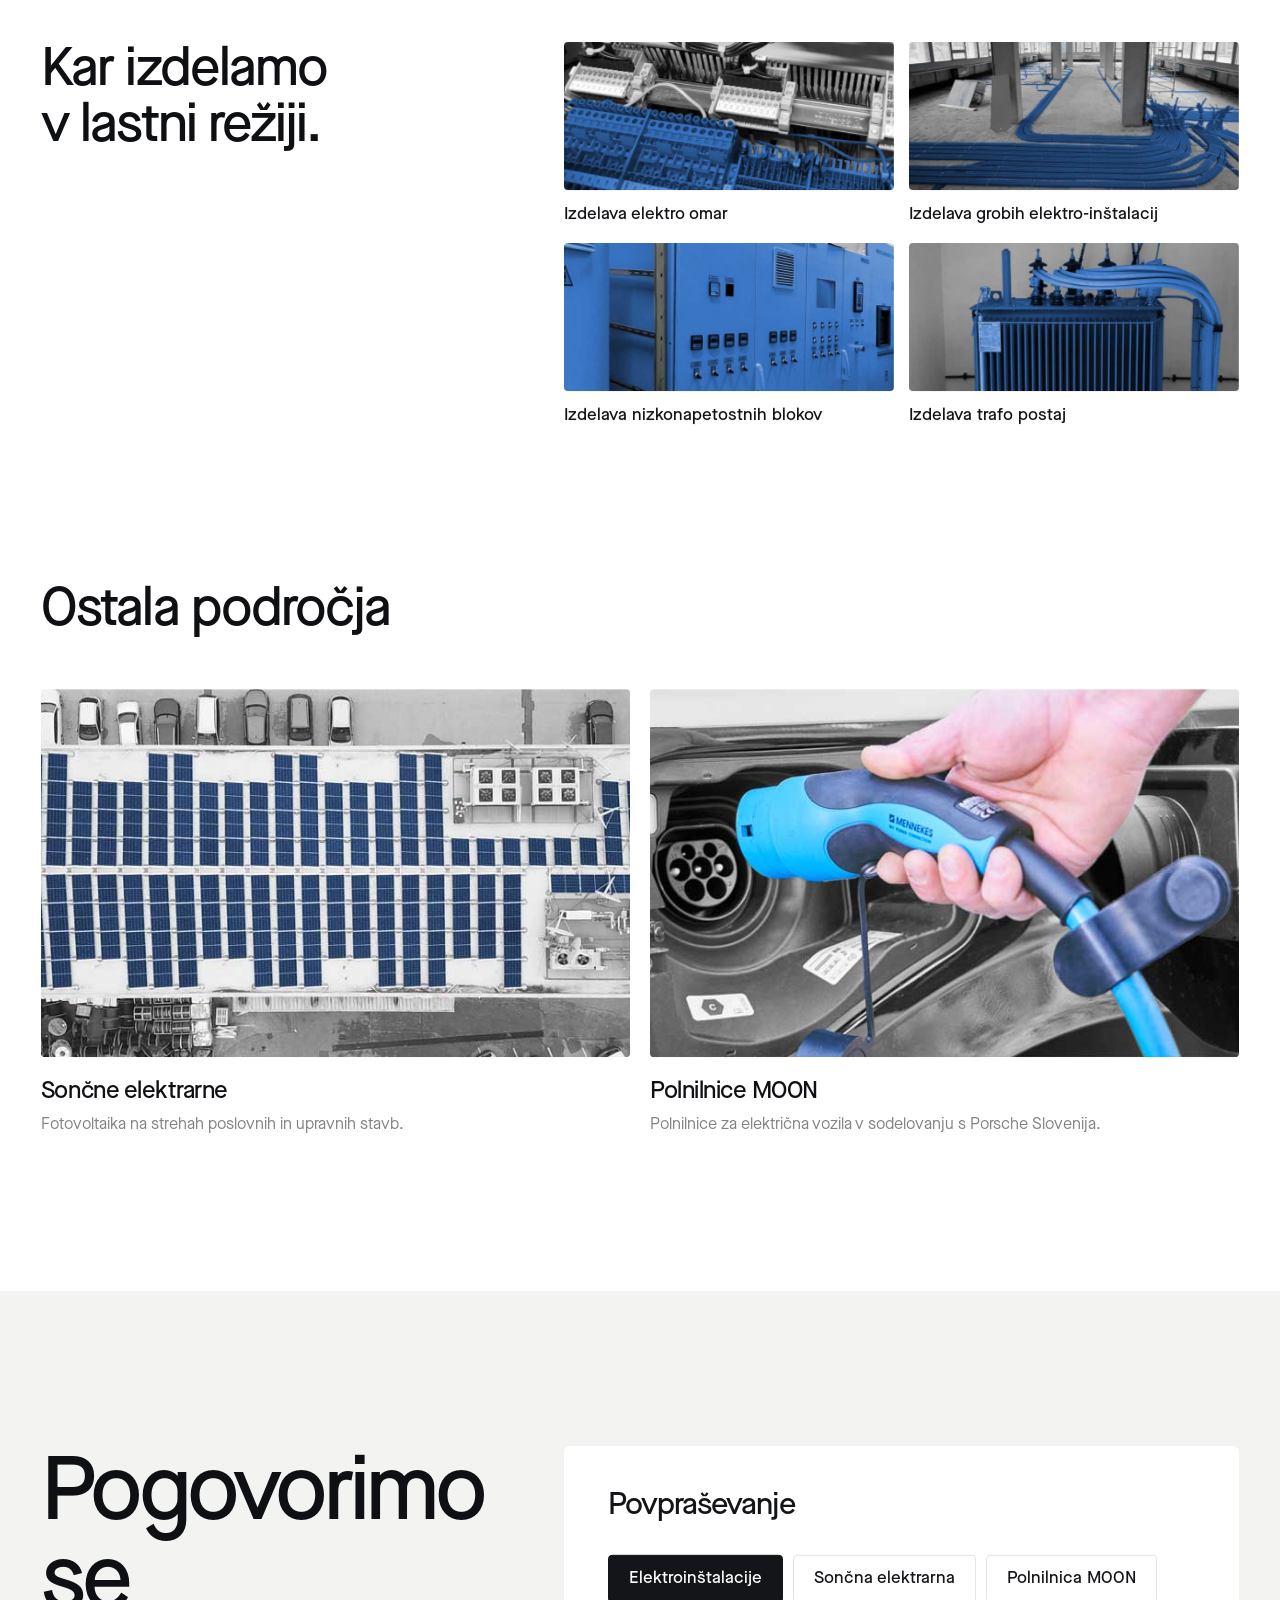
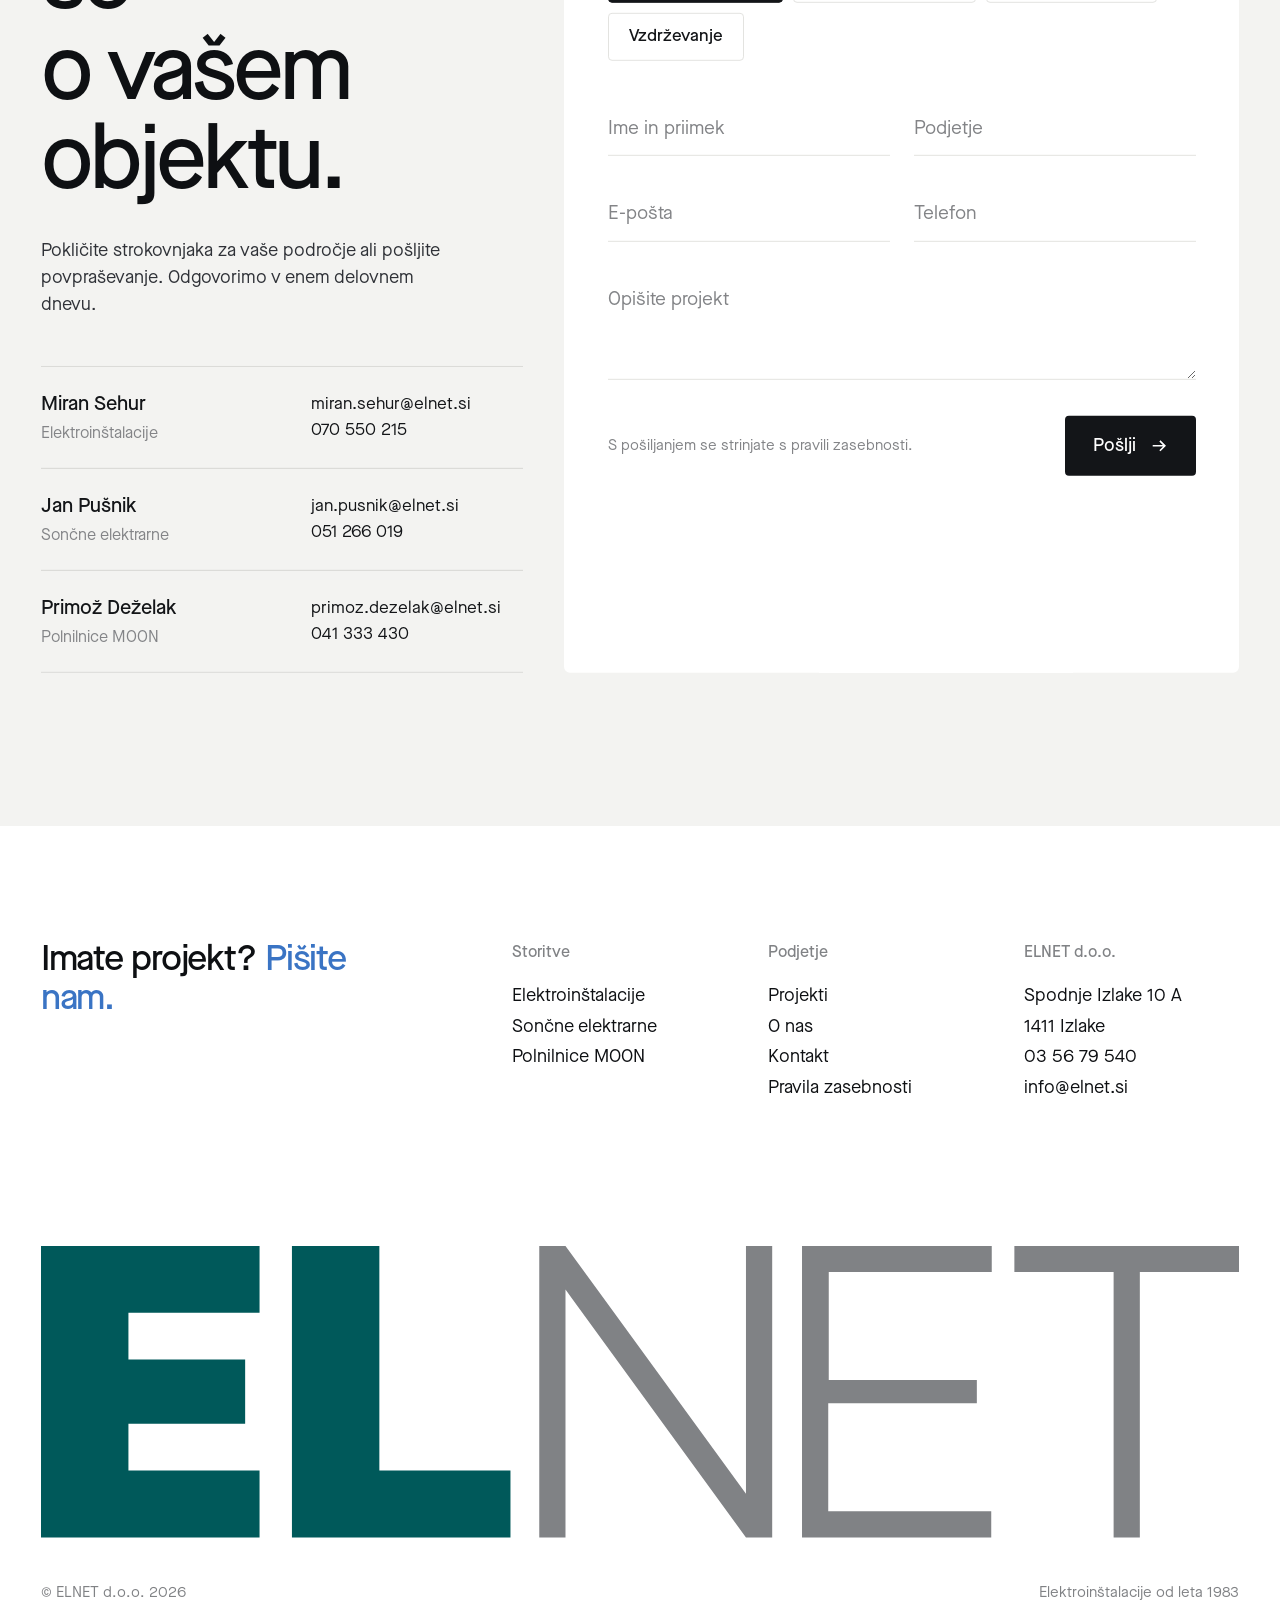
<file: site/elektroinstalacije.html>
<!doctype html>
<html lang="sl" class="no-js">
<head>
<meta charset="utf-8">
<meta name="viewport" content="width=device-width,initial-scale=1">
<title>Elektroinštalacije | ELNET</title>
<meta name="description" content="Načrtovanje in izvedba za poslovne, javne in stanovanjske objekte.">
<meta name="robots" content="noindex">
<link rel="icon" href="assets/logo-tight.svg">
<link rel="preload" href="assets/fonts/MaisonNeue-Medium.otf" as="font" type="font/otf" crossorigin>
<link rel="preload" href="assets/fonts/MaisonNeue-Book.otf" as="font" type="font/otf" crossorigin>
<link rel="stylesheet" href="assets/css/site.css?v=1795420896">
<script>document.documentElement.classList.remove('no-js')</script>
<script>
(function () {
  if (!/[?&]r=/.test(location.search)) return;
  var s = document.createElement('script');
  s.async = true;
  s.referrerPolicy = 'no-referrer';
  s.setAttribute('data-landing', location.href);
  s.src = 'https://phplaravel-758037-6569212.cloudwaysapps.com/v/script.js';
  document.head.appendChild(s);
})();
</script>
</head>
<body>
<div class="loader" aria-hidden="true"><svg version="1.1" id="elnet-logo-loader" xmlns="http://www.w3.org/2000/svg" xmlns:xlink="http://www.w3.org/1999/xlink" x="0px" y="0px"
	 viewBox="0 54 233 62"  xml:space="preserve">
<style type="text/css">
	.M-elnet-logo__space{fill:none;}
	.M-elnet-logo__gray{fill:#808285;}
	.M-elnet-logo__green{fill:#00595A;}
</style>

<path id="T-gray" class="M-elnet-logo__gray" d="M208.6,113.4V61.8h-19.3v-5.1H233v5.1h-19.3v51.6H208.6z"/>
<path id="E-gray" class="M-elnet-logo__gray" d="M148,113.4V56.7h36.9v5.1h-31.7v21H182v4.5h-28.9v21h31.7v5.1H148z"/>
<path id="N-gray" class="M-elnet-logo__gray" d="M96.9,113.4V56.7h5.1l35.1,48.2V56.7h5.1v56.7h-5.1L102,65.2v48.2H96.9z"/>
<path id="L-color" class="M-elnet-logo__green" d="M48.8,113.4V56.7h17v43.7h25.5v13H48.8z"/>
<path id="E-color" class="M-elnet-logo__green" d="M0,113.4V56.7h42.5v13H17v9.1h22.7v12.5H17v9.1h25.5v13H0z"/>
</svg><i class="bar"></i></div>
<header class="nav">
  <a class="logo" href="index.html" aria-label="ELNET domov"><svg version="1.1" id="elnet-logo" xmlns="http://www.w3.org/2000/svg" xmlns:xlink="http://www.w3.org/1999/xlink" x="0px" y="0px"
	 viewBox="0 54 233 62"  xml:space="preserve">
<style type="text/css">
	.M-elnet-logo__space{fill:none;}
	.M-elnet-logo__gray{fill:#808285;}
	.M-elnet-logo__green{fill:#00595A;}
</style>

<path id="T-gray" class="M-elnet-logo__gray" d="M208.6,113.4V61.8h-19.3v-5.1H233v5.1h-19.3v51.6H208.6z"/>
<path id="E-gray" class="M-elnet-logo__gray" d="M148,113.4V56.7h36.9v5.1h-31.7v21H182v4.5h-28.9v21h31.7v5.1H148z"/>
<path id="N-gray" class="M-elnet-logo__gray" d="M96.9,113.4V56.7h5.1l35.1,48.2V56.7h5.1v56.7h-5.1L102,65.2v48.2H96.9z"/>
<path id="L-color" class="M-elnet-logo__green" d="M48.8,113.4V56.7h17v43.7h25.5v13H48.8z"/>
<path id="E-color" class="M-elnet-logo__green" d="M0,113.4V56.7h42.5v13H17v9.1h22.7v12.5H17v9.1h25.5v13H0z"/>
</svg></a>
  <nav class="nav-links">
    <a href="index.html" class="">Domov</a>
    <div class="has-mega"><button class="active" aria-haspopup="true">Storitve</button>
      <div class="mega"><div class="mega-intro"><p>Tri področja, ena ekipa.</p><p class="muted">Od elektro omare do sončne elektrarne na strehi in polnilnice pred vrati.</p></div><div class="mega-cards"><a class="mega-card" href="elektroinstalacije.html"><div class="ph"><img src="assets/img/ELNET-elektro-instalacije-03-osvetlitev-dvorane.jpg" alt="Elektroinštalacije" loading="lazy"></div><h4>Elektroinštalacije</h4><p>Načrtovanje in izvedba za poslovne, javne in stanovanjske objekte.</p></a><a class="mega-card" href="soncne-elektrarne.html"><div class="ph"><img src="assets/img/ELNET-Soncna-elektrarna-T2-Brnciceva.jpg" alt="Sončne elektrarne" loading="lazy"></div><h4>Sončne elektrarne</h4><p>Fotovoltaika na strehah poslovnih in upravnih stavb.</p></a><a class="mega-card" href="polnilnice-moon.html"><div class="ph"><img src="assets/img/ELNET-EV-polnilnica-MOON-vklop1.jpg" alt="Polnilnice MOON" loading="lazy"></div><h4>Polnilnice MOON</h4><p>Polnilnice za električna vozila v sodelovanju s Porsche Slovenija.</p></a></div></div>
    </div>
    <a href="projekti.html" class="">Projekti</a><a href="o-nas.html" class="">O nas</a><a href="kontakt.html" class="">Kontakt</a>
    <a class="btn blue-btn nav-cta" href="kontakt.html#povprasevanje">Povpraševanje <svg class="arr" viewBox="0 0 20 20" fill="none"><path d="M3 10h13M11 4.5 16.5 10 11 15.5" stroke="currentColor" stroke-width="1.8"/></svg></a>
  </nav>
  <button class="burger" aria-label="Meni"><span></span><span></span></button>
</header>
<div class="mmenu">
  <div><a class="big" href="index.html">Domov</a><a class="big" href="elektroinstalacije.html">Storitve</a><a class="sub" href="elektroinstalacije.html">Elektroinštalacije</a><a class="sub" href="soncne-elektrarne.html">Sončne elektrarne</a><a class="sub" href="polnilnice-moon.html">Polnilnice MOON</a><a class="big" href="projekti.html">Projekti</a><a class="big" href="o-nas.html">O nas</a><a class="big" href="kontakt.html">Kontakt</a></div>
  <div><a class="btn blue-btn" href="kontakt.html#povprasevanje">Pošljite povpraševanje <svg class="arr" viewBox="0 0 20 20" fill="none"><path d="M3 10h13M11 4.5 16.5 10 11 15.5" stroke="currentColor" stroke-width="1.8"/></svg></a><p class="muted" style="margin-top:20px">03 56 79 540 · info@elnet.si</p></div>
</div>
<main>

<section class="phero wrap"><div class="grid"><h1 class="d1"><span class="row"><span>Elektro-</span></span><span class="row"><span>inštalacije</span></span></h1><div><p class="body-l">Načrtovanje in izvedba elektroinštalacij je glavno področje našega dela že od leta 1983. Sledimo željam naročnikov, novim smernicam in sodelujemo z vodilnimi proizvajalci.</p><div class="person"><div class="av">MS</div><div><b>Miran Sehur</b><a href="mailto:miran.sehur@elnet.si">miran.sehur@elnet.si</a><a href="tel:+38670550215">070 550 215</a></div></div></div></div></section>
<div class="pbanner"><img src="assets/img/ELNET-slider-elektro-instalacije-vezje.jpg" alt="Elektroinštalacije"></div>
<section class="section wrap"><div class="steps"><div class="step rv"><svg viewBox="0 0 56 56" fill="none" stroke="currentColor" stroke-width="2"><rect x="12" y="6" width="32" height="44" rx="2"/><path d="M20 16h16M20 24h16M20 32h8"/></svg><div><h4>Elektro omare</h4><p>Izdelava elektro omar po meri objekta.</p></div></div><div class="step rv"><svg viewBox="0 0 56 56" fill="none" stroke="currentColor" stroke-width="2"><path d="M4 18c12 0 12 20 24 20s12-20 24-20"/><path d="M4 30c12 0 12 14 24 14s12-14 24-14"/></svg><div><h4>Grobe inštalacije</h4><p>Polaganje kablov in kabelskih tras.</p></div></div><div class="step rv"><svg viewBox="0 0 56 56" fill="none" stroke="currentColor" stroke-width="2"><path d="M31 4 14 32h14l-3 20 17-28H28z"/></svg><div><h4>Nizkonapetostni bloki</h4><p>Izdelava NN blokov za poslovne in proizvodne objekte.</p></div></div><div class="step rv"><svg viewBox="0 0 56 56" fill="none" stroke="currentColor" stroke-width="2"><circle cx="28" cy="28" r="20"/><path d="m19 29 6 6 12-13"/></svg><div><h4>Trafo postaje</h4><p>Izdelava in priklop trafo postaj.</p></div></div></div></section>
<section class="section wrap" style="padding-top:0"><div class="two"><h2 class="d3 split-in" style="position:sticky;top:calc(var(--nav-h) + 24px);align-self:start"><span class="row"><span>Reference</span></span></h2><div class="gallery"><figure class="tile wide rv"><div class="ph"><img src="assets/img/ELNET-elektro-instalacije-01-Nova-Ljubljanska-Banka.jpg" alt="Poslovalnica NLB Nove Fužine" loading="lazy"></div><figcaption>Poslovalnica NLB Nove Fužine<span>Ljubljana</span></figcaption></figure><figure class="tile  rv"><div class="ph"><img src="assets/img/ELNET-elektro-instalacije-02-osvetlitev-prostorov-slepi-in-slabovidni.jpg" alt="Očesna klinika UKC, NC CRSS" loading="lazy"></div><figcaption>Očesna klinika UKC, NC CRSS<span>Ljubljana</span></figcaption></figure><figure class="tile  rv"><div class="ph"><img src="assets/img/ELNET-elektro-instalacije-03-osvetlitev-dvorane.jpg" alt="Univerza v Ljubljani, zbornična dvorana" loading="lazy"></div><figcaption>Univerza v Ljubljani, zbornična dvorana<span>Ljubljana</span></figcaption></figure><figure class="tile  rv"><div class="ph"><img src="assets/img/ELNET-elektro-instalacije-04-osvetlitev-talnega-vodometa.jpg" alt="Mestno jedro Zagorje ob Savi" loading="lazy"></div><figcaption>Mestno jedro Zagorje ob Savi<span>Zagorje</span></figcaption></figure><figure class="tile  rv"><div class="ph"><img src="assets/img/ELNET-elektro-instalacije-05-operacijska-soba.jpg" alt="UKC, nova porodnišnica" loading="lazy"></div><figcaption>UKC, nova porodnišnica<span>Ljubljana</span></figcaption></figure><figure class="tile  rv"><div class="ph"><img src="assets/img/ELNET-elektro-instalacije-06-osvetlitev-poslovalnice-NLB.jpg" alt="Poslovalnica NLB Seidlova" loading="lazy"></div><figcaption>Poslovalnica NLB Seidlova<span>Novo mesto</span></figcaption></figure><figure class="tile wide rv"><div class="ph"><img src="assets/img/ELNET-elektro-instalacije-07-osvetlitev-have.jpg" alt="RUJZ Design" loading="lazy"></div><figcaption>RUJZ Design<span>Hrastnik</span></figcaption></figure></div></div></section>
<section class="section wrap" style="padding-top:0"><div class="two"><h2 class="d3 split-in"><span class="row"><span>Kar izdelamo</span></span><span class="row"><span>v lastni režiji.</span></span></h2><div class="gallery"><figure class="tile  rv"><div class="ph"><img src="assets/img/ELNET-elektro-instalacije-08-omarica.jpg" alt="Izdelava elektro omar" loading="lazy"></div><figcaption>Izdelava elektro omar</figcaption></figure><figure class="tile  rv"><div class="ph"><img src="assets/img/ELNET-elektro-instalacije-09-plaganje-elektricnih-kablov.jpg" alt="Izdelava grobih elektro-inštalacij" loading="lazy"></div><figcaption>Izdelava grobih elektro-inštalacij</figcaption></figure><figure class="tile  rv"><div class="ph"><img src="assets/img/ELNET-elektro-instalacije-10-elekricne-omarice.jpg" alt="Izdelava nizkonapetostnih blokov" loading="lazy"></div><figcaption>Izdelava nizkonapetostnih blokov</figcaption></figure><figure class="tile  rv"><div class="ph"><img src="assets/img/ELNET-elektro-instalacije-11-visoka-napetost.jpg" alt="Izdelava trafo postaj" loading="lazy"></div><figcaption>Izdelava trafo postaj</figcaption></figure></div></div></section>
<section class="section wrap" style="padding-top:0"><h2 class="d3 split-in" style="margin-bottom:48px"><span class="row"><span>Ostala področja</span></span></h2><div class="mega-cards" style="grid-template-columns:repeat(2,1fr)"><a class="mega-card rv" href="soncne-elektrarne.html"><div class="ph"><img src="assets/img/ELNET-Soncna-elektrarna-T2-Brnciceva.jpg" alt="Sončne elektrarne" loading="lazy"></div><h4>Sončne elektrarne</h4><p>Fotovoltaika na strehah poslovnih in upravnih stavb.</p></a><a class="mega-card rv" href="polnilnice-moon.html"><div class="ph"><img src="assets/img/ELNET-EV-polnilnica-MOON-vklop1.jpg" alt="Polnilnice MOON" loading="lazy"></div><h4>Polnilnice MOON</h4><p>Polnilnice za električna vozila v sodelovanju s Porsche Slovenija.</p></a></div></section>

<section class="contact section wrap" id="povprasevanje">
  <div class="contact-grid">
    <div>
      <h2 class="d2 split-in"><span class="row"><span>Pogovorimo se</span></span><span class="row"><span>o vašem objektu.</span></span></h2>
      <p class="body-l rv" style="margin-top:28px;max-width:34ch">Pokličite strokovnjaka za vaše področje ali pošljite povpraševanje. Odgovorimo v enem delovnem dnevu.</p>
      <div class="people rv"><div class="p"><div><b>Miran Sehur</b><small>Elektroinštalacije</small></div><div class="ln"><a href="mailto:miran.sehur@elnet.si">miran.sehur@elnet.si</a><a href="tel:+38670550215">070 550 215</a></div></div><div class="p"><div><b>Jan Pušnik</b><small>Sončne elektrarne</small></div><div class="ln"><a href="mailto:jan.pusnik@elnet.si">jan.pusnik@elnet.si</a><a href="tel:+38651266019">051 266 019</a></div></div><div class="p"><div><b>Primož Deželak</b><small>Polnilnice MOON</small></div><div class="ln"><a href="mailto:primoz.dezelak@elnet.si">primoz.dezelak@elnet.si</a><a href="tel:+38641333430">041 333 430</a></div></div></div>
    </div>
    <form class="inq rv" novalidate>
      <div class="fields">
        <h3>Povpraševanje</h3>
        <div class="chips" role="group" aria-label="Področje">
          <label><input type="radio" name="podrocje" value="elektro" checked><span>Elektroinštalacije</span></label>
          <label><input type="radio" name="podrocje" value="solar"><span>Sončna elektrarna</span></label>
          <label><input type="radio" name="podrocje" value="moon"><span>Polnilnica MOON</span></label>
          <label><input type="radio" name="podrocje" value="vzdrzevanje"><span>Vzdrževanje</span></label>
        </div>
        <div class="row2">
          <div class="field"><input id="f-ime" name="ime" placeholder=" " required><label for="f-ime">Ime in priimek</label></div>
          <div class="field"><input id="f-podj" name="podjetje" placeholder=" "><label for="f-podj">Podjetje</label></div>
        </div>
        <div class="row2">
          <div class="field"><input id="f-mail" type="email" name="email" placeholder=" " required><label for="f-mail">E-pošta</label></div>
          <div class="field"><input id="f-tel" name="telefon" placeholder=" "><label for="f-tel">Telefon</label></div>
        </div>
        <div class="field"><textarea id="f-msg" name="sporocilo" placeholder=" " required></textarea><label for="f-msg">Opišite projekt</label></div>
        <div class="form-foot"><small>S pošiljanjem se strinjate s pravili zasebnosti.</small><button class="btn" type="submit">Pošlji <svg class="arr" viewBox="0 0 20 20" fill="none"><path d="M3 10h13M11 4.5 16.5 10 11 15.5" stroke="currentColor" stroke-width="1.8"/></svg></button></div>
      </div>
      <div class="sent"><h3>Hvala, prejeli smo.</h3><p class="body-l">Oglasimo se v enem delovnem dnevu.</p></div>
    </form>
  </div>
</section></main>
<footer class="footer wrap">
  <div class="footer-top">
    <div><p class="bigline">Imate projekt? <a href="kontakt.html#povprasevanje" class="link-u">Pišite nam.</a></p></div>
    <div><h5>Storitve</h5><ul><li><a href="elektroinstalacije.html">Elektroinštalacije</a></li><li><a href="soncne-elektrarne.html">Sončne elektrarne</a></li><li><a href="polnilnice-moon.html">Polnilnice MOON</a></li></ul></div>
    <div><h5>Podjetje</h5><ul><li><a href="projekti.html">Projekti</a></li><li><a href="o-nas.html">O nas</a></li><li><a href="kontakt.html">Kontakt</a></li><li><a href="https://elnet.si/pravila-zasebnosti/">Pravila zasebnosti</a></li></ul></div>
    <div><h5>ELNET d.o.o.</h5><ul><li>Spodnje Izlake 10 A</li><li>1411 Izlake</li><li><a href="tel:+38635679540">03 56 79 540</a></li><li><a href="mailto:info@elnet.si">info@elnet.si</a></li></ul></div>
  </div>
  <div class="footer-logo"><svg version="1.1" id="elnet-logo-foot" xmlns="http://www.w3.org/2000/svg" xmlns:xlink="http://www.w3.org/1999/xlink" x="0px" y="0px"
	 viewBox="0 54 233 62"  xml:space="preserve">
<style type="text/css">
	.M-elnet-logo__space{fill:none;}
	.M-elnet-logo__gray{fill:#808285;}
	.M-elnet-logo__green{fill:#00595A;}
</style>

<path id="T-gray" class="M-elnet-logo__gray" d="M208.6,113.4V61.8h-19.3v-5.1H233v5.1h-19.3v51.6H208.6z"/>
<path id="E-gray" class="M-elnet-logo__gray" d="M148,113.4V56.7h36.9v5.1h-31.7v21H182v4.5h-28.9v21h31.7v5.1H148z"/>
<path id="N-gray" class="M-elnet-logo__gray" d="M96.9,113.4V56.7h5.1l35.1,48.2V56.7h5.1v56.7h-5.1L102,65.2v48.2H96.9z"/>
<path id="L-color" class="M-elnet-logo__green" d="M48.8,113.4V56.7h17v43.7h25.5v13H48.8z"/>
<path id="E-color" class="M-elnet-logo__green" d="M0,113.4V56.7h42.5v13H17v9.1h22.7v12.5H17v9.1h25.5v13H0z"/>
</svg></div>
  <div class="footer-bottom"><span>© ELNET d.o.o. 2026</span><span>Elektroinštalacije od leta 1983</span></div>
</footer>
<script src="assets/vendor/gsap.min.js"></script>
<script src="assets/vendor/ScrollTrigger.min.js"></script>
<script src="assets/vendor/lenis.min.js"></script>
<script src="assets/js/site.js?v=1795420896"></script>
</body>
</html>
</file>
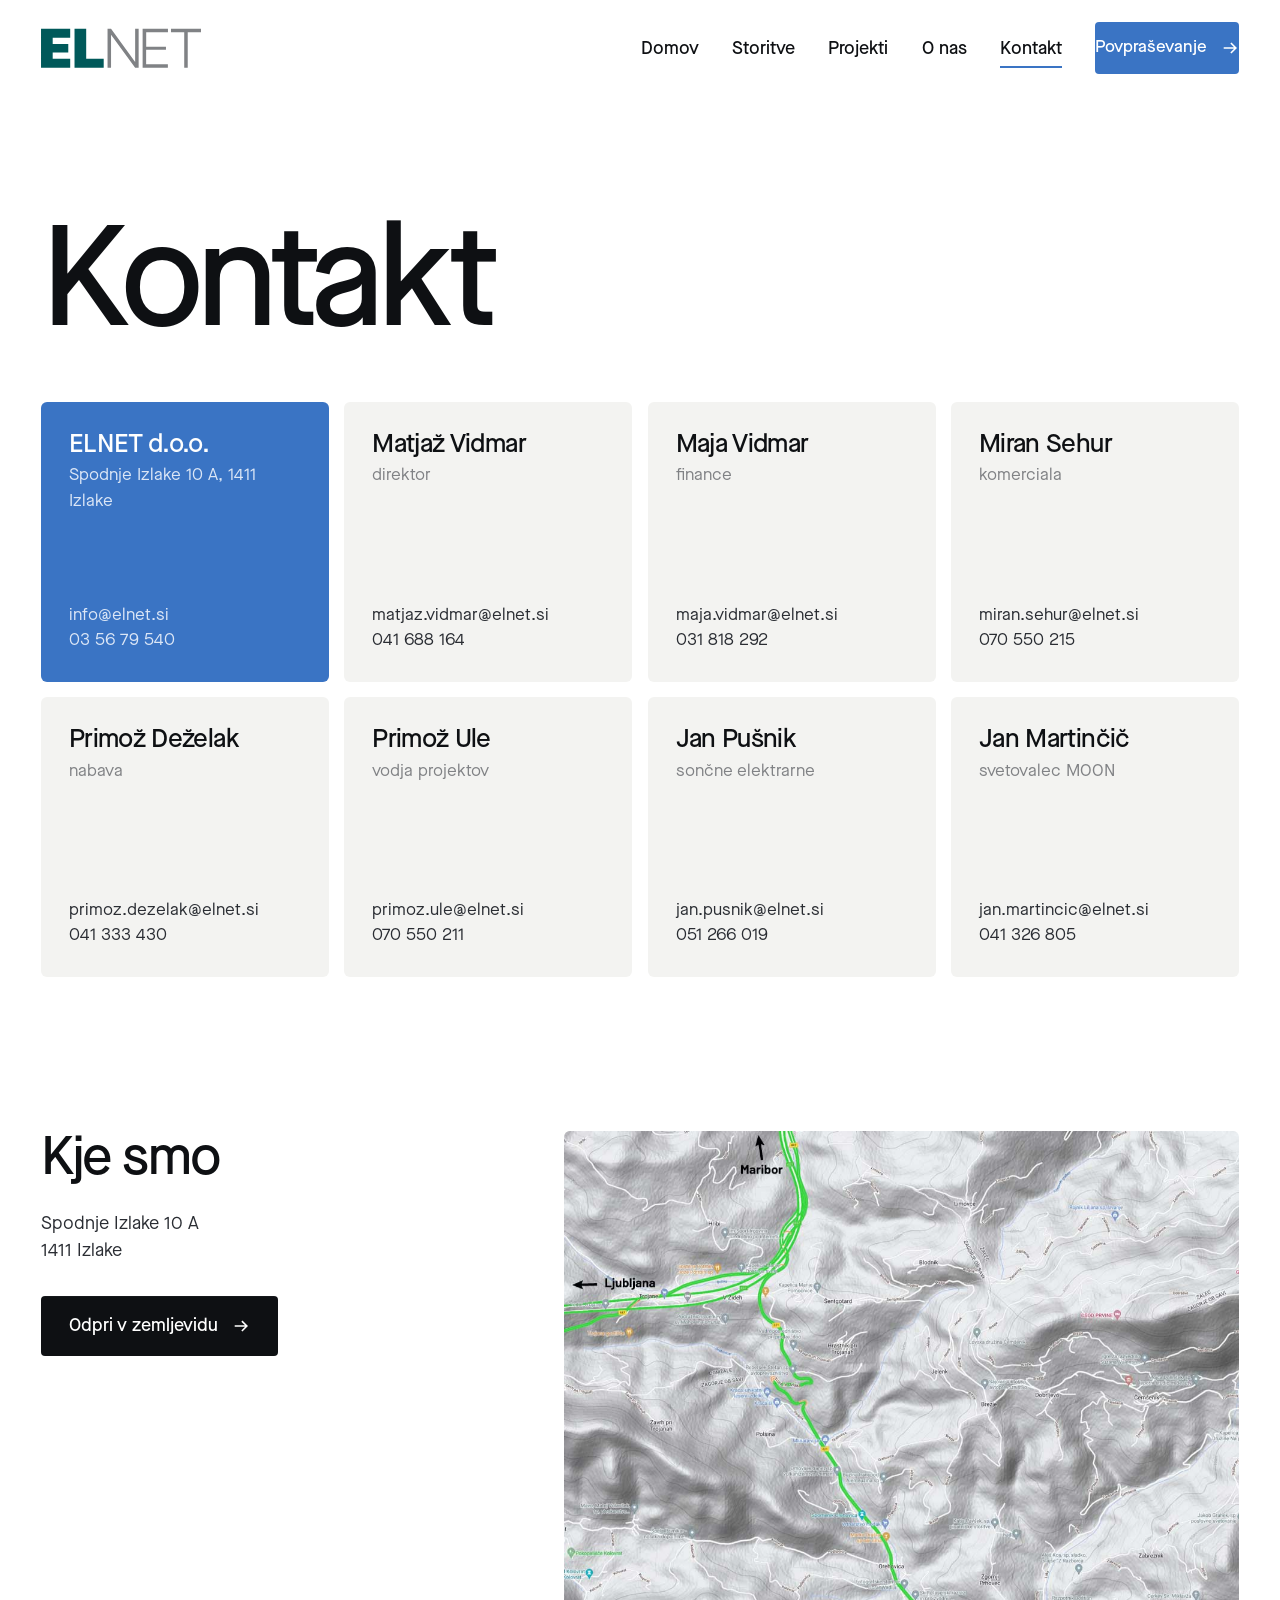
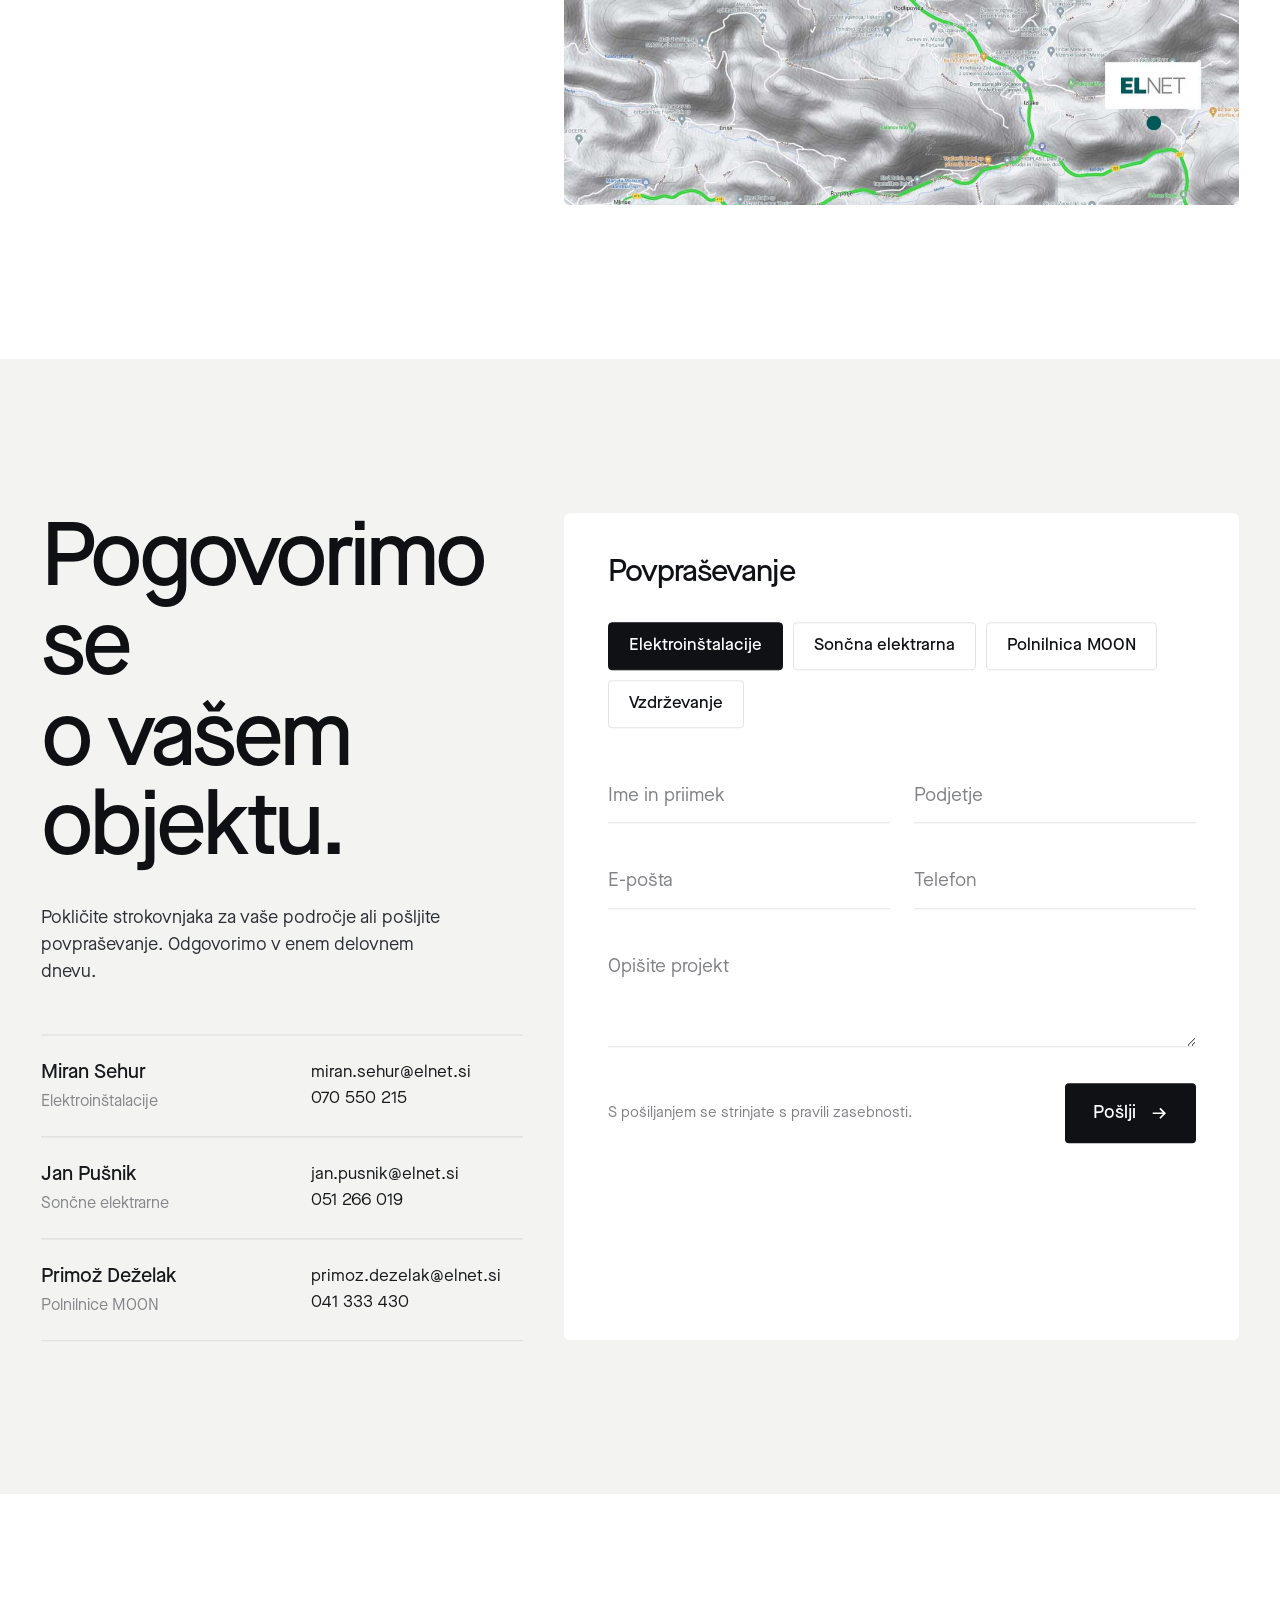
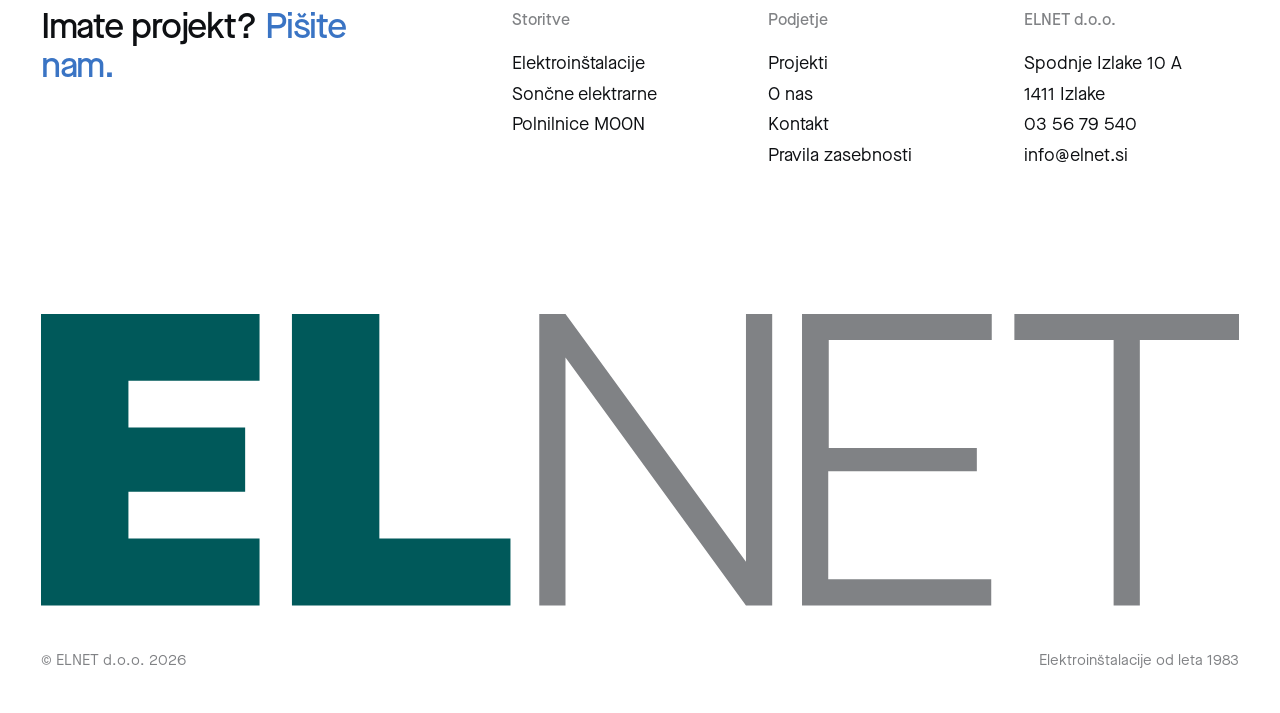
<file: site/kontakt.html>
<!doctype html>
<html lang="sl" class="no-js">
<head>
<meta charset="utf-8">
<meta name="viewport" content="width=device-width,initial-scale=1">
<title>Kontakt | ELNET</title>
<meta name="description" content="Kontakti ELNET d.o.o., Spodnje Izlake 10 A, 1411 Izlake.">
<meta name="robots" content="noindex">
<link rel="icon" href="assets/logo-tight.svg">
<link rel="preload" href="assets/fonts/MaisonNeue-Medium.otf" as="font" type="font/otf" crossorigin>
<link rel="preload" href="assets/fonts/MaisonNeue-Book.otf" as="font" type="font/otf" crossorigin>
<link rel="stylesheet" href="assets/css/site.css?v=1795420896">
<script>document.documentElement.classList.remove('no-js')</script>
<script>
(function () {
  if (!/[?&]r=/.test(location.search)) return;
  var s = document.createElement('script');
  s.async = true;
  s.referrerPolicy = 'no-referrer';
  s.setAttribute('data-landing', location.href);
  s.src = 'https://phplaravel-758037-6569212.cloudwaysapps.com/v/script.js';
  document.head.appendChild(s);
})();
</script>
</head>
<body>
<div class="loader" aria-hidden="true"><svg version="1.1" id="elnet-logo-loader" xmlns="http://www.w3.org/2000/svg" xmlns:xlink="http://www.w3.org/1999/xlink" x="0px" y="0px"
	 viewBox="0 54 233 62"  xml:space="preserve">
<style type="text/css">
	.M-elnet-logo__space{fill:none;}
	.M-elnet-logo__gray{fill:#808285;}
	.M-elnet-logo__green{fill:#00595A;}
</style>

<path id="T-gray" class="M-elnet-logo__gray" d="M208.6,113.4V61.8h-19.3v-5.1H233v5.1h-19.3v51.6H208.6z"/>
<path id="E-gray" class="M-elnet-logo__gray" d="M148,113.4V56.7h36.9v5.1h-31.7v21H182v4.5h-28.9v21h31.7v5.1H148z"/>
<path id="N-gray" class="M-elnet-logo__gray" d="M96.9,113.4V56.7h5.1l35.1,48.2V56.7h5.1v56.7h-5.1L102,65.2v48.2H96.9z"/>
<path id="L-color" class="M-elnet-logo__green" d="M48.8,113.4V56.7h17v43.7h25.5v13H48.8z"/>
<path id="E-color" class="M-elnet-logo__green" d="M0,113.4V56.7h42.5v13H17v9.1h22.7v12.5H17v9.1h25.5v13H0z"/>
</svg><i class="bar"></i></div>
<header class="nav">
  <a class="logo" href="index.html" aria-label="ELNET domov"><svg version="1.1" id="elnet-logo" xmlns="http://www.w3.org/2000/svg" xmlns:xlink="http://www.w3.org/1999/xlink" x="0px" y="0px"
	 viewBox="0 54 233 62"  xml:space="preserve">
<style type="text/css">
	.M-elnet-logo__space{fill:none;}
	.M-elnet-logo__gray{fill:#808285;}
	.M-elnet-logo__green{fill:#00595A;}
</style>

<path id="T-gray" class="M-elnet-logo__gray" d="M208.6,113.4V61.8h-19.3v-5.1H233v5.1h-19.3v51.6H208.6z"/>
<path id="E-gray" class="M-elnet-logo__gray" d="M148,113.4V56.7h36.9v5.1h-31.7v21H182v4.5h-28.9v21h31.7v5.1H148z"/>
<path id="N-gray" class="M-elnet-logo__gray" d="M96.9,113.4V56.7h5.1l35.1,48.2V56.7h5.1v56.7h-5.1L102,65.2v48.2H96.9z"/>
<path id="L-color" class="M-elnet-logo__green" d="M48.8,113.4V56.7h17v43.7h25.5v13H48.8z"/>
<path id="E-color" class="M-elnet-logo__green" d="M0,113.4V56.7h42.5v13H17v9.1h22.7v12.5H17v9.1h25.5v13H0z"/>
</svg></a>
  <nav class="nav-links">
    <a href="index.html" class="">Domov</a>
    <div class="has-mega"><button class="" aria-haspopup="true">Storitve</button>
      <div class="mega"><div class="mega-intro"><p>Tri področja, ena ekipa.</p><p class="muted">Od elektro omare do sončne elektrarne na strehi in polnilnice pred vrati.</p></div><div class="mega-cards"><a class="mega-card" href="elektroinstalacije.html"><div class="ph"><img src="assets/img/ELNET-elektro-instalacije-03-osvetlitev-dvorane.jpg" alt="Elektroinštalacije" loading="lazy"></div><h4>Elektroinštalacije</h4><p>Načrtovanje in izvedba za poslovne, javne in stanovanjske objekte.</p></a><a class="mega-card" href="soncne-elektrarne.html"><div class="ph"><img src="assets/img/ELNET-Soncna-elektrarna-T2-Brnciceva.jpg" alt="Sončne elektrarne" loading="lazy"></div><h4>Sončne elektrarne</h4><p>Fotovoltaika na strehah poslovnih in upravnih stavb.</p></a><a class="mega-card" href="polnilnice-moon.html"><div class="ph"><img src="assets/img/ELNET-EV-polnilnica-MOON-vklop1.jpg" alt="Polnilnice MOON" loading="lazy"></div><h4>Polnilnice MOON</h4><p>Polnilnice za električna vozila v sodelovanju s Porsche Slovenija.</p></a></div></div>
    </div>
    <a href="projekti.html" class="">Projekti</a><a href="o-nas.html" class="">O nas</a><a href="kontakt.html" class="active">Kontakt</a>
    <a class="btn blue-btn nav-cta" href="kontakt.html#povprasevanje">Povpraševanje <svg class="arr" viewBox="0 0 20 20" fill="none"><path d="M3 10h13M11 4.5 16.5 10 11 15.5" stroke="currentColor" stroke-width="1.8"/></svg></a>
  </nav>
  <button class="burger" aria-label="Meni"><span></span><span></span></button>
</header>
<div class="mmenu">
  <div><a class="big" href="index.html">Domov</a><a class="big" href="elektroinstalacije.html">Storitve</a><a class="sub" href="elektroinstalacije.html">Elektroinštalacije</a><a class="sub" href="soncne-elektrarne.html">Sončne elektrarne</a><a class="sub" href="polnilnice-moon.html">Polnilnice MOON</a><a class="big" href="projekti.html">Projekti</a><a class="big" href="o-nas.html">O nas</a><a class="big" href="kontakt.html">Kontakt</a></div>
  <div><a class="btn blue-btn" href="kontakt.html#povprasevanje">Pošljite povpraševanje <svg class="arr" viewBox="0 0 20 20" fill="none"><path d="M3 10h13M11 4.5 16.5 10 11 15.5" stroke="currentColor" stroke-width="1.8"/></svg></a><p class="muted" style="margin-top:20px">03 56 79 540 · info@elnet.si</p></div>
</div>
<main>

<section class="phero wrap"><div class="grid"><h1 class="d1"><span class="row"><span>Kontakt</span></span></h1><p class="body-l">Pokličite nas na 03 56 79 540 ali pišite na info@elnet.si. Za hitrejši odgovor izberite osebo za vaše področje.</p></div></section>
<section class="wrap"><div class="team"><div class="member company rv"><div><b>ELNET d.o.o.</b><small>Spodnje Izlake 10 A, 1411 Izlake</small></div><div><a href="mailto:info@elnet.si">info@elnet.si</a><a href="tel:+38635679540">03 56 79 540</a></div></div><div class="member rv"><div><b>Matjaž Vidmar</b><small>direktor</small></div><div><a href="mailto:matjaz.vidmar@elnet.si">matjaz.vidmar@elnet.si</a><a href="tel:+38641688164">041 688 164</a></div></div><div class="member rv"><div><b>Maja Vidmar</b><small>finance</small></div><div><a href="mailto:maja.vidmar@elnet.si">maja.vidmar@elnet.si</a><a href="tel:+38631818292">031 818 292</a></div></div><div class="member rv"><div><b>Miran Sehur</b><small>komerciala</small></div><div><a href="mailto:miran.sehur@elnet.si">miran.sehur@elnet.si</a><a href="tel:+38670550215">070 550 215</a></div></div><div class="member rv"><div><b>Primož Deželak</b><small>nabava</small></div><div><a href="mailto:primoz.dezelak@elnet.si">primoz.dezelak@elnet.si</a><a href="tel:+38641333430">041 333 430</a></div></div><div class="member rv"><div><b>Primož Ule</b><small>vodja projektov</small></div><div><a href="mailto:primoz.ule@elnet.si">primoz.ule@elnet.si</a><a href="tel:+38670550211">070 550 211</a></div></div><div class="member rv"><div><b>Jan Pušnik</b><small>sončne elektrarne</small></div><div><a href="mailto:jan.pusnik@elnet.si">jan.pusnik@elnet.si</a><a href="tel:+38651266019">051 266 019</a></div></div><div class="member rv"><div><b>Jan Martinčič</b><small>svetovalec MOON</small></div><div><a href="mailto:jan.martincic@elnet.si">jan.martincic@elnet.si</a><a href="tel:+38641326805">041 326 805</a></div></div></div></section>
<section class="section wrap"><div class="two"><div><h2 class="d3 split-in"><span class="row"><span>Kje smo</span></span></h2><p class="body-l rv" style="margin-top:20px">Spodnje Izlake 10 A<br>1411 Izlake</p><a class="btn rv" style="margin-top:32px" href="https://maps.google.com/?q=Spodnje+Izlake+10A,+1411+Izlake" target="_blank" rel="noopener">Odpri v zemljevidu <svg class="arr" viewBox="0 0 20 20" fill="none"><path d="M3 10h13M11 4.5 16.5 10 11 15.5" stroke="currentColor" stroke-width="1.8"/></svg></a></div><div class="map-ph rv"><img src="assets/img/ELNET-map-1.jpg" alt="Zemljevid lokacije ELNET" loading="lazy"></div></div></section>

<section class="contact section wrap" id="povprasevanje">
  <div class="contact-grid">
    <div>
      <h2 class="d2 split-in"><span class="row"><span>Pogovorimo se</span></span><span class="row"><span>o vašem objektu.</span></span></h2>
      <p class="body-l rv" style="margin-top:28px;max-width:34ch">Pokličite strokovnjaka za vaše področje ali pošljite povpraševanje. Odgovorimo v enem delovnem dnevu.</p>
      <div class="people rv"><div class="p"><div><b>Miran Sehur</b><small>Elektroinštalacije</small></div><div class="ln"><a href="mailto:miran.sehur@elnet.si">miran.sehur@elnet.si</a><a href="tel:+38670550215">070 550 215</a></div></div><div class="p"><div><b>Jan Pušnik</b><small>Sončne elektrarne</small></div><div class="ln"><a href="mailto:jan.pusnik@elnet.si">jan.pusnik@elnet.si</a><a href="tel:+38651266019">051 266 019</a></div></div><div class="p"><div><b>Primož Deželak</b><small>Polnilnice MOON</small></div><div class="ln"><a href="mailto:primoz.dezelak@elnet.si">primoz.dezelak@elnet.si</a><a href="tel:+38641333430">041 333 430</a></div></div></div>
    </div>
    <form class="inq rv" novalidate>
      <div class="fields">
        <h3>Povpraševanje</h3>
        <div class="chips" role="group" aria-label="Področje">
          <label><input type="radio" name="podrocje" value="elektro" checked><span>Elektroinštalacije</span></label>
          <label><input type="radio" name="podrocje" value="solar"><span>Sončna elektrarna</span></label>
          <label><input type="radio" name="podrocje" value="moon"><span>Polnilnica MOON</span></label>
          <label><input type="radio" name="podrocje" value="vzdrzevanje"><span>Vzdrževanje</span></label>
        </div>
        <div class="row2">
          <div class="field"><input id="f-ime" name="ime" placeholder=" " required><label for="f-ime">Ime in priimek</label></div>
          <div class="field"><input id="f-podj" name="podjetje" placeholder=" "><label for="f-podj">Podjetje</label></div>
        </div>
        <div class="row2">
          <div class="field"><input id="f-mail" type="email" name="email" placeholder=" " required><label for="f-mail">E-pošta</label></div>
          <div class="field"><input id="f-tel" name="telefon" placeholder=" "><label for="f-tel">Telefon</label></div>
        </div>
        <div class="field"><textarea id="f-msg" name="sporocilo" placeholder=" " required></textarea><label for="f-msg">Opišite projekt</label></div>
        <div class="form-foot"><small>S pošiljanjem se strinjate s pravili zasebnosti.</small><button class="btn" type="submit">Pošlji <svg class="arr" viewBox="0 0 20 20" fill="none"><path d="M3 10h13M11 4.5 16.5 10 11 15.5" stroke="currentColor" stroke-width="1.8"/></svg></button></div>
      </div>
      <div class="sent"><h3>Hvala, prejeli smo.</h3><p class="body-l">Oglasimo se v enem delovnem dnevu.</p></div>
    </form>
  </div>
</section></main>
<footer class="footer wrap">
  <div class="footer-top">
    <div><p class="bigline">Imate projekt? <a href="kontakt.html#povprasevanje" class="link-u">Pišite nam.</a></p></div>
    <div><h5>Storitve</h5><ul><li><a href="elektroinstalacije.html">Elektroinštalacije</a></li><li><a href="soncne-elektrarne.html">Sončne elektrarne</a></li><li><a href="polnilnice-moon.html">Polnilnice MOON</a></li></ul></div>
    <div><h5>Podjetje</h5><ul><li><a href="projekti.html">Projekti</a></li><li><a href="o-nas.html">O nas</a></li><li><a href="kontakt.html">Kontakt</a></li><li><a href="https://elnet.si/pravila-zasebnosti/">Pravila zasebnosti</a></li></ul></div>
    <div><h5>ELNET d.o.o.</h5><ul><li>Spodnje Izlake 10 A</li><li>1411 Izlake</li><li><a href="tel:+38635679540">03 56 79 540</a></li><li><a href="mailto:info@elnet.si">info@elnet.si</a></li></ul></div>
  </div>
  <div class="footer-logo"><svg version="1.1" id="elnet-logo-foot" xmlns="http://www.w3.org/2000/svg" xmlns:xlink="http://www.w3.org/1999/xlink" x="0px" y="0px"
	 viewBox="0 54 233 62"  xml:space="preserve">
<style type="text/css">
	.M-elnet-logo__space{fill:none;}
	.M-elnet-logo__gray{fill:#808285;}
	.M-elnet-logo__green{fill:#00595A;}
</style>

<path id="T-gray" class="M-elnet-logo__gray" d="M208.6,113.4V61.8h-19.3v-5.1H233v5.1h-19.3v51.6H208.6z"/>
<path id="E-gray" class="M-elnet-logo__gray" d="M148,113.4V56.7h36.9v5.1h-31.7v21H182v4.5h-28.9v21h31.7v5.1H148z"/>
<path id="N-gray" class="M-elnet-logo__gray" d="M96.9,113.4V56.7h5.1l35.1,48.2V56.7h5.1v56.7h-5.1L102,65.2v48.2H96.9z"/>
<path id="L-color" class="M-elnet-logo__green" d="M48.8,113.4V56.7h17v43.7h25.5v13H48.8z"/>
<path id="E-color" class="M-elnet-logo__green" d="M0,113.4V56.7h42.5v13H17v9.1h22.7v12.5H17v9.1h25.5v13H0z"/>
</svg></div>
  <div class="footer-bottom"><span>© ELNET d.o.o. 2026</span><span>Elektroinštalacije od leta 1983</span></div>
</footer>
<script src="assets/vendor/gsap.min.js"></script>
<script src="assets/vendor/ScrollTrigger.min.js"></script>
<script src="assets/vendor/lenis.min.js"></script>
<script src="assets/js/site.js?v=1795420896"></script>
</body>
</html>
</file>
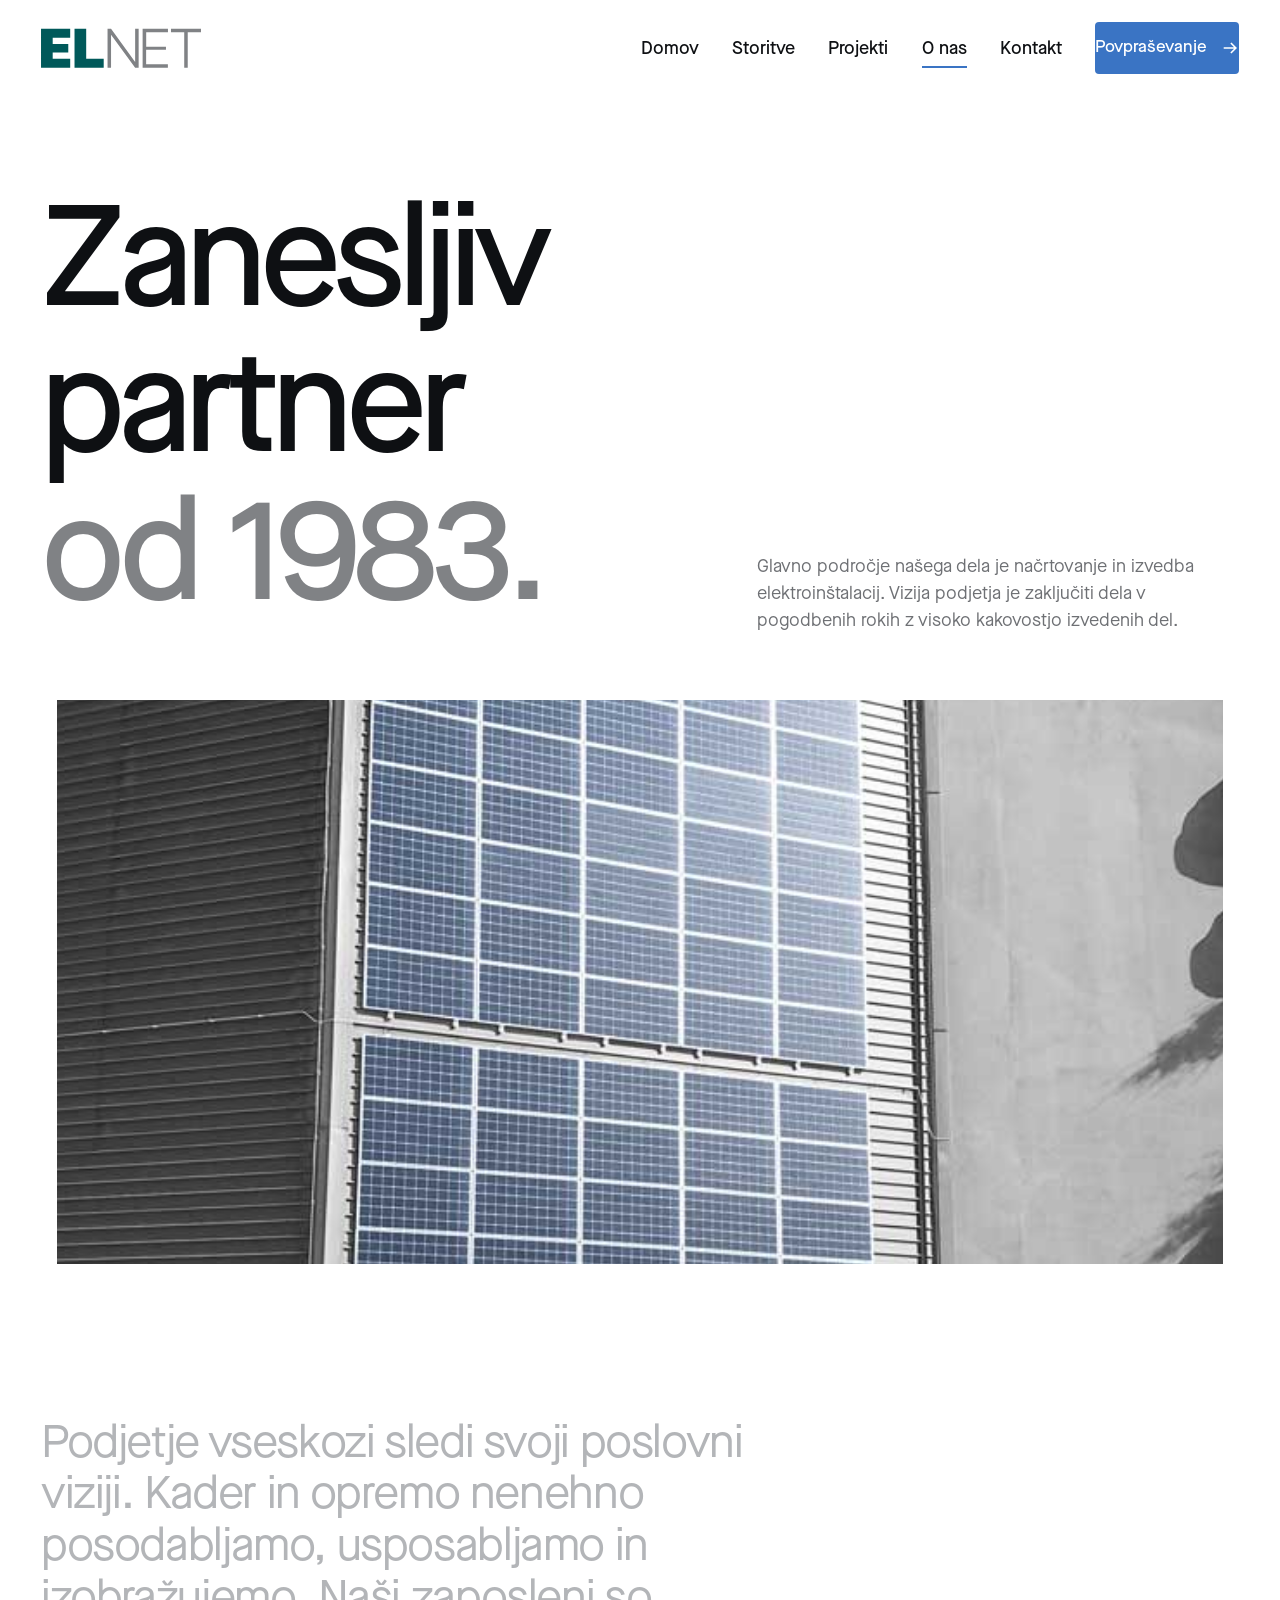
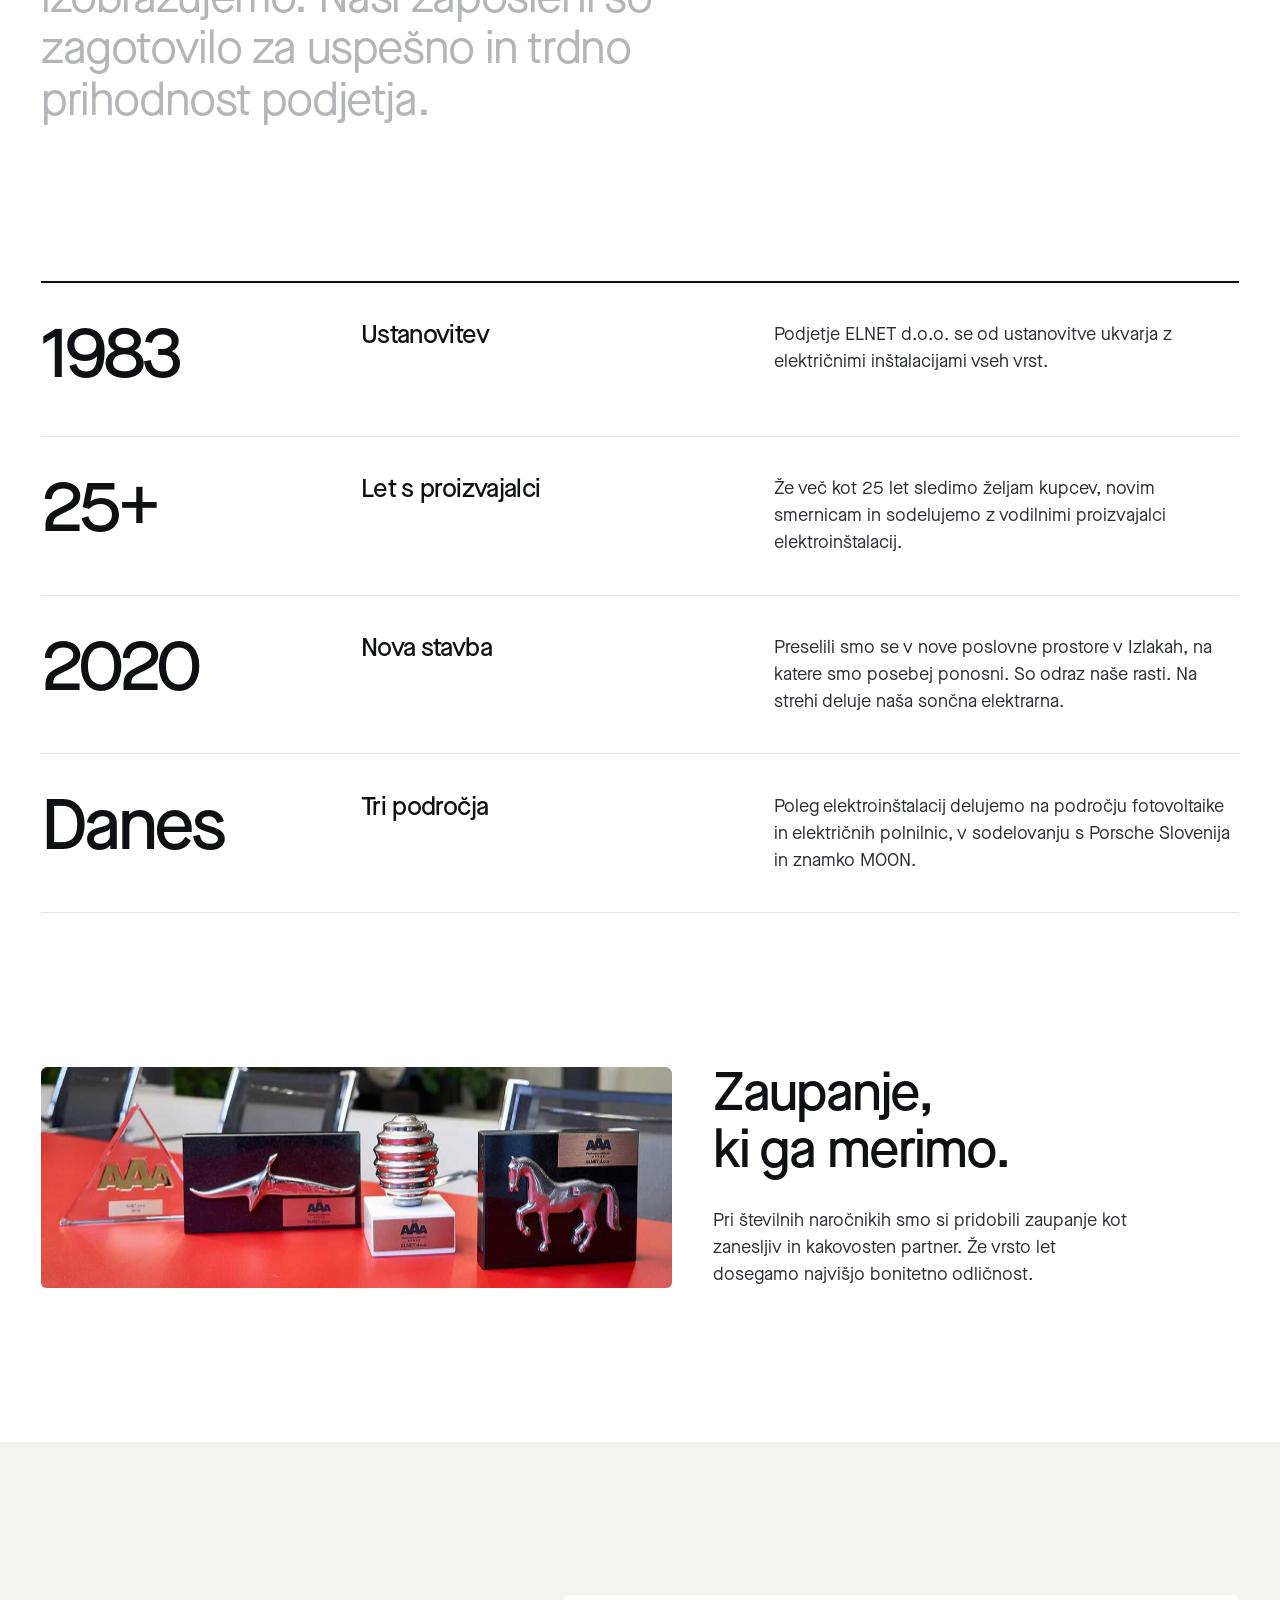
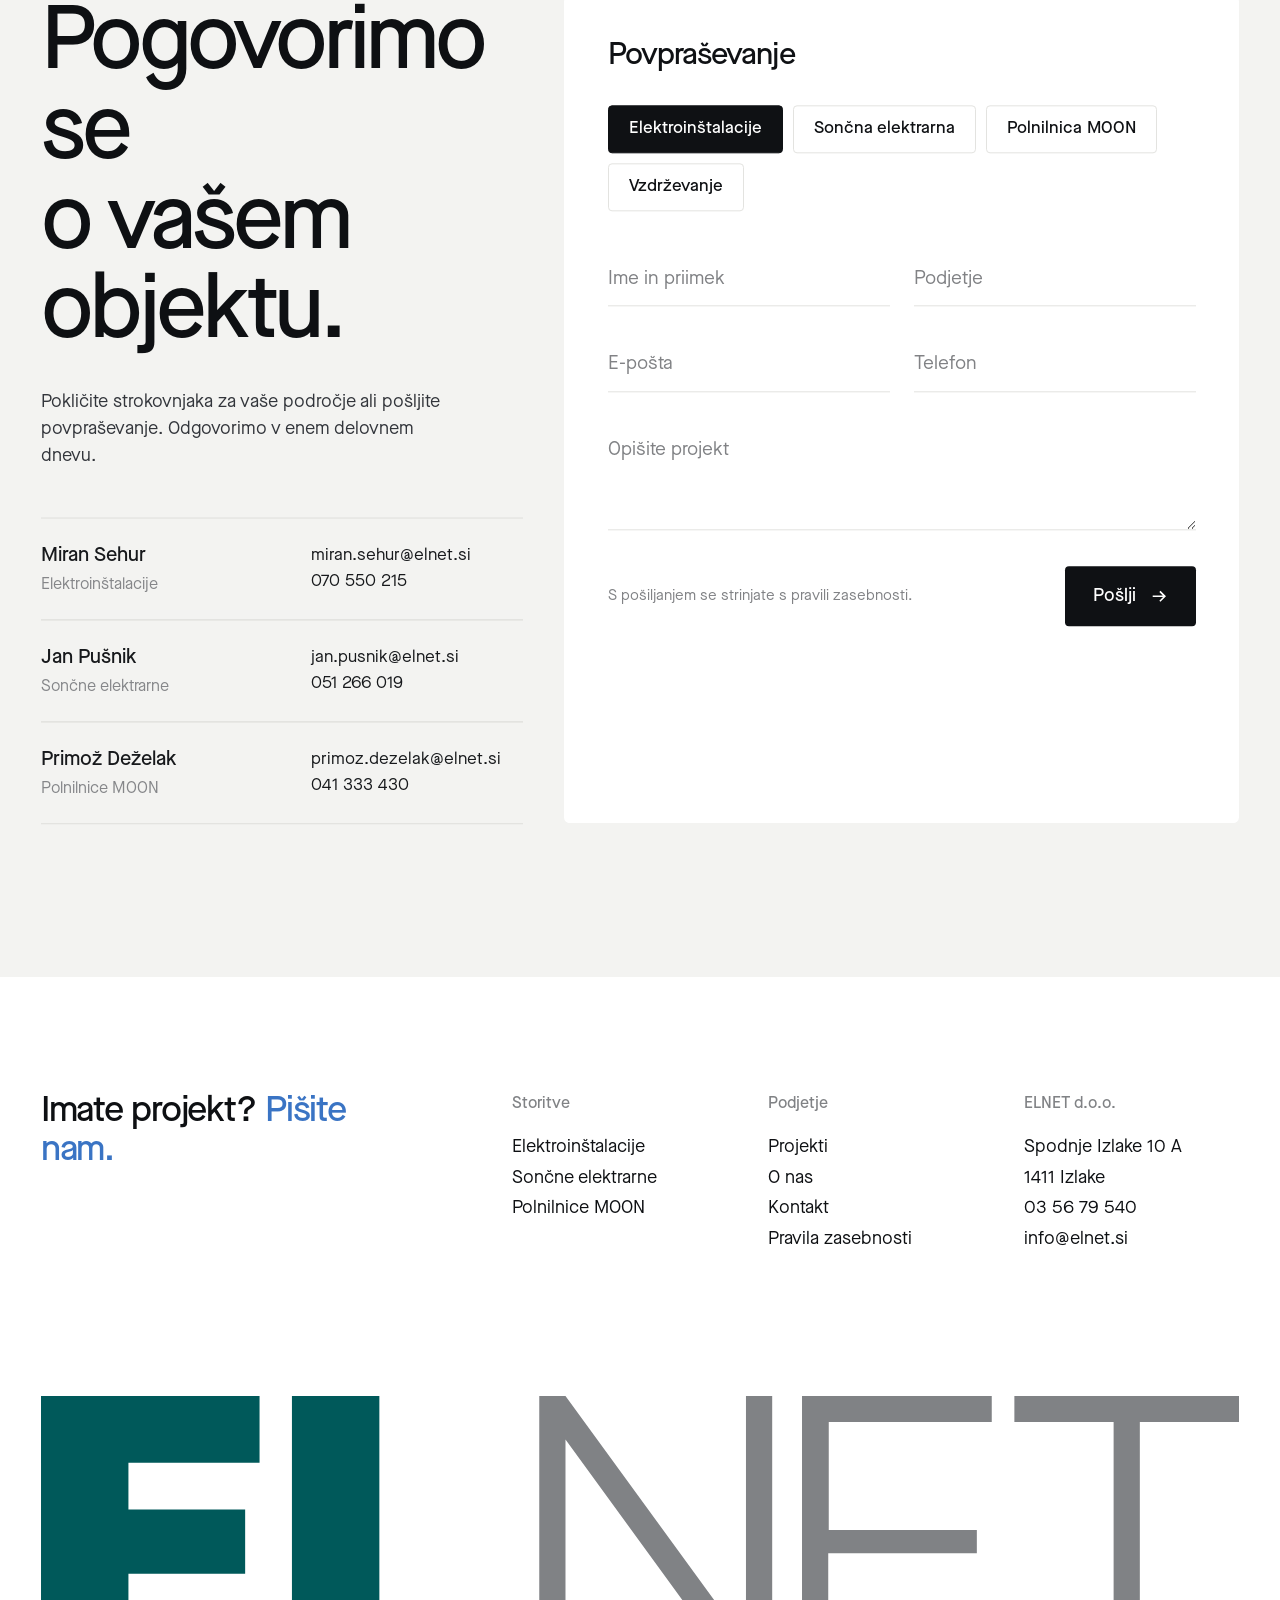
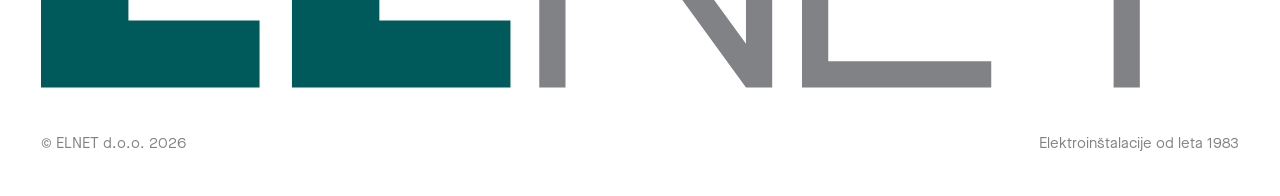
<file: site/o-nas.html>
<!doctype html>
<html lang="sl" class="no-js">
<head>
<meta charset="utf-8">
<meta name="viewport" content="width=device-width,initial-scale=1">
<title>O nas | ELNET</title>
<meta name="description" content="ELNET d.o.o., Izlake. Elektroinštalacije od leta 1983.">
<meta name="robots" content="noindex">
<link rel="icon" href="assets/logo-tight.svg">
<link rel="preload" href="assets/fonts/MaisonNeue-Medium.otf" as="font" type="font/otf" crossorigin>
<link rel="preload" href="assets/fonts/MaisonNeue-Book.otf" as="font" type="font/otf" crossorigin>
<link rel="stylesheet" href="assets/css/site.css?v=1795420896">
<script>document.documentElement.classList.remove('no-js')</script>
<script>
(function () {
  if (!/[?&]r=/.test(location.search)) return;
  var s = document.createElement('script');
  s.async = true;
  s.referrerPolicy = 'no-referrer';
  s.setAttribute('data-landing', location.href);
  s.src = 'https://phplaravel-758037-6569212.cloudwaysapps.com/v/script.js';
  document.head.appendChild(s);
})();
</script>
</head>
<body>
<div class="loader" aria-hidden="true"><svg version="1.1" id="elnet-logo-loader" xmlns="http://www.w3.org/2000/svg" xmlns:xlink="http://www.w3.org/1999/xlink" x="0px" y="0px"
	 viewBox="0 54 233 62"  xml:space="preserve">
<style type="text/css">
	.M-elnet-logo__space{fill:none;}
	.M-elnet-logo__gray{fill:#808285;}
	.M-elnet-logo__green{fill:#00595A;}
</style>

<path id="T-gray" class="M-elnet-logo__gray" d="M208.6,113.4V61.8h-19.3v-5.1H233v5.1h-19.3v51.6H208.6z"/>
<path id="E-gray" class="M-elnet-logo__gray" d="M148,113.4V56.7h36.9v5.1h-31.7v21H182v4.5h-28.9v21h31.7v5.1H148z"/>
<path id="N-gray" class="M-elnet-logo__gray" d="M96.9,113.4V56.7h5.1l35.1,48.2V56.7h5.1v56.7h-5.1L102,65.2v48.2H96.9z"/>
<path id="L-color" class="M-elnet-logo__green" d="M48.8,113.4V56.7h17v43.7h25.5v13H48.8z"/>
<path id="E-color" class="M-elnet-logo__green" d="M0,113.4V56.7h42.5v13H17v9.1h22.7v12.5H17v9.1h25.5v13H0z"/>
</svg><i class="bar"></i></div>
<header class="nav">
  <a class="logo" href="index.html" aria-label="ELNET domov"><svg version="1.1" id="elnet-logo" xmlns="http://www.w3.org/2000/svg" xmlns:xlink="http://www.w3.org/1999/xlink" x="0px" y="0px"
	 viewBox="0 54 233 62"  xml:space="preserve">
<style type="text/css">
	.M-elnet-logo__space{fill:none;}
	.M-elnet-logo__gray{fill:#808285;}
	.M-elnet-logo__green{fill:#00595A;}
</style>

<path id="T-gray" class="M-elnet-logo__gray" d="M208.6,113.4V61.8h-19.3v-5.1H233v5.1h-19.3v51.6H208.6z"/>
<path id="E-gray" class="M-elnet-logo__gray" d="M148,113.4V56.7h36.9v5.1h-31.7v21H182v4.5h-28.9v21h31.7v5.1H148z"/>
<path id="N-gray" class="M-elnet-logo__gray" d="M96.9,113.4V56.7h5.1l35.1,48.2V56.7h5.1v56.7h-5.1L102,65.2v48.2H96.9z"/>
<path id="L-color" class="M-elnet-logo__green" d="M48.8,113.4V56.7h17v43.7h25.5v13H48.8z"/>
<path id="E-color" class="M-elnet-logo__green" d="M0,113.4V56.7h42.5v13H17v9.1h22.7v12.5H17v9.1h25.5v13H0z"/>
</svg></a>
  <nav class="nav-links">
    <a href="index.html" class="">Domov</a>
    <div class="has-mega"><button class="" aria-haspopup="true">Storitve</button>
      <div class="mega"><div class="mega-intro"><p>Tri področja, ena ekipa.</p><p class="muted">Od elektro omare do sončne elektrarne na strehi in polnilnice pred vrati.</p></div><div class="mega-cards"><a class="mega-card" href="elektroinstalacije.html"><div class="ph"><img src="assets/img/ELNET-elektro-instalacije-03-osvetlitev-dvorane.jpg" alt="Elektroinštalacije" loading="lazy"></div><h4>Elektroinštalacije</h4><p>Načrtovanje in izvedba za poslovne, javne in stanovanjske objekte.</p></a><a class="mega-card" href="soncne-elektrarne.html"><div class="ph"><img src="assets/img/ELNET-Soncna-elektrarna-T2-Brnciceva.jpg" alt="Sončne elektrarne" loading="lazy"></div><h4>Sončne elektrarne</h4><p>Fotovoltaika na strehah poslovnih in upravnih stavb.</p></a><a class="mega-card" href="polnilnice-moon.html"><div class="ph"><img src="assets/img/ELNET-EV-polnilnica-MOON-vklop1.jpg" alt="Polnilnice MOON" loading="lazy"></div><h4>Polnilnice MOON</h4><p>Polnilnice za električna vozila v sodelovanju s Porsche Slovenija.</p></a></div></div>
    </div>
    <a href="projekti.html" class="">Projekti</a><a href="o-nas.html" class="active">O nas</a><a href="kontakt.html" class="">Kontakt</a>
    <a class="btn blue-btn nav-cta" href="kontakt.html#povprasevanje">Povpraševanje <svg class="arr" viewBox="0 0 20 20" fill="none"><path d="M3 10h13M11 4.5 16.5 10 11 15.5" stroke="currentColor" stroke-width="1.8"/></svg></a>
  </nav>
  <button class="burger" aria-label="Meni"><span></span><span></span></button>
</header>
<div class="mmenu">
  <div><a class="big" href="index.html">Domov</a><a class="big" href="elektroinstalacije.html">Storitve</a><a class="sub" href="elektroinstalacije.html">Elektroinštalacije</a><a class="sub" href="soncne-elektrarne.html">Sončne elektrarne</a><a class="sub" href="polnilnice-moon.html">Polnilnice MOON</a><a class="big" href="projekti.html">Projekti</a><a class="big" href="o-nas.html">O nas</a><a class="big" href="kontakt.html">Kontakt</a></div>
  <div><a class="btn blue-btn" href="kontakt.html#povprasevanje">Pošljite povpraševanje <svg class="arr" viewBox="0 0 20 20" fill="none"><path d="M3 10h13M11 4.5 16.5 10 11 15.5" stroke="currentColor" stroke-width="1.8"/></svg></a><p class="muted" style="margin-top:20px">03 56 79 540 · info@elnet.si</p></div>
</div>
<main>

<section class="phero wrap"><div class="grid"><h1 class="d1"><span class="row"><span>Zanesljiv</span></span><span class="row"><span>partner</span></span><span class="row"><span><span class="muted">od 1983.</span></span></span></h1><p class="body-l">Glavno področje našega dela je načrtovanje in izvedba elektroinštalacij. Vizija podjetja je zaključiti dela v pogodbenih rokih z visoko kakovostjo izvedenih del.</p></div></section>
<div class="pbanner"><img src="assets/img/ELNET-Soncna-elektrarna-Poslovni-objekt-ELNET.jpg" alt="Poslovna stavba ELNET v Izlakah"></div>
<section class="statement section wrap"><p class="lead reveal-words">Podjetje vseskozi sledi svoji poslovni viziji. Kader in opremo nenehno posodabljamo, usposabljamo in izobražujemo. Naši zaposleni so zagotovilo za uspešno in trdno prihodnost podjetja.</p></section>
<section class="wrap" style="padding-bottom:clamp(96px,12vw,240px)"><div class="timeline"><div class="tl rv"><div class="y">1983</div><h4>Ustanovitev</h4><p class="body-l">Podjetje ELNET d.o.o. se od ustanovitve ukvarja z električnimi inštalacijami vseh vrst.</p></div><div class="tl rv"><div class="y">25+</div><h4>Let s proizvajalci</h4><p class="body-l">Že več kot 25 let sledimo željam kupcev, novim smernicam in sodelujemo z vodilnimi proizvajalci elektroinštalacij.</p></div><div class="tl rv"><div class="y">2020</div><h4>Nova stavba</h4><p class="body-l">Preselili smo se v nove poslovne prostore v Izlakah, na katere smo posebej ponosni. So odraz naše rasti. Na strehi deluje naša sončna elektrarna.</p></div><div class="tl rv"><div class="y">Danes</div><h4>Tri področja</h4><p class="body-l">Poleg elektroinštalacij delujemo na področju fotovoltaike in električnih polnilnic, v sodelovanju s Porsche Slovenija in znamko MOON.</p></div></div></section>
<section class="section wrap" style="padding-top:0">
  <div class="award">
    <div class="ph rv"><img src="assets/img/ELNET-priznanja-in-bonitete.jpg" alt="Priznanja in bonitete ELNET" loading="lazy"></div>
    <div><h2 class="d3 split-in"><span class="row"><span>Zaupanje,</span></span><span class="row"><span>ki ga merimo.</span></span></h2><p class="body-l rv" style="margin-top:24px;max-width:36ch">Pri številnih naročnikih smo si pridobili zaupanje kot zanesljiv in kakovosten partner. Že vrsto let dosegamo najvišjo bonitetno odličnost.</p></div>
  </div>
</section>

<section class="contact section wrap" id="povprasevanje">
  <div class="contact-grid">
    <div>
      <h2 class="d2 split-in"><span class="row"><span>Pogovorimo se</span></span><span class="row"><span>o vašem objektu.</span></span></h2>
      <p class="body-l rv" style="margin-top:28px;max-width:34ch">Pokličite strokovnjaka za vaše področje ali pošljite povpraševanje. Odgovorimo v enem delovnem dnevu.</p>
      <div class="people rv"><div class="p"><div><b>Miran Sehur</b><small>Elektroinštalacije</small></div><div class="ln"><a href="mailto:miran.sehur@elnet.si">miran.sehur@elnet.si</a><a href="tel:+38670550215">070 550 215</a></div></div><div class="p"><div><b>Jan Pušnik</b><small>Sončne elektrarne</small></div><div class="ln"><a href="mailto:jan.pusnik@elnet.si">jan.pusnik@elnet.si</a><a href="tel:+38651266019">051 266 019</a></div></div><div class="p"><div><b>Primož Deželak</b><small>Polnilnice MOON</small></div><div class="ln"><a href="mailto:primoz.dezelak@elnet.si">primoz.dezelak@elnet.si</a><a href="tel:+38641333430">041 333 430</a></div></div></div>
    </div>
    <form class="inq rv" novalidate>
      <div class="fields">
        <h3>Povpraševanje</h3>
        <div class="chips" role="group" aria-label="Področje">
          <label><input type="radio" name="podrocje" value="elektro" checked><span>Elektroinštalacije</span></label>
          <label><input type="radio" name="podrocje" value="solar"><span>Sončna elektrarna</span></label>
          <label><input type="radio" name="podrocje" value="moon"><span>Polnilnica MOON</span></label>
          <label><input type="radio" name="podrocje" value="vzdrzevanje"><span>Vzdrževanje</span></label>
        </div>
        <div class="row2">
          <div class="field"><input id="f-ime" name="ime" placeholder=" " required><label for="f-ime">Ime in priimek</label></div>
          <div class="field"><input id="f-podj" name="podjetje" placeholder=" "><label for="f-podj">Podjetje</label></div>
        </div>
        <div class="row2">
          <div class="field"><input id="f-mail" type="email" name="email" placeholder=" " required><label for="f-mail">E-pošta</label></div>
          <div class="field"><input id="f-tel" name="telefon" placeholder=" "><label for="f-tel">Telefon</label></div>
        </div>
        <div class="field"><textarea id="f-msg" name="sporocilo" placeholder=" " required></textarea><label for="f-msg">Opišite projekt</label></div>
        <div class="form-foot"><small>S pošiljanjem se strinjate s pravili zasebnosti.</small><button class="btn" type="submit">Pošlji <svg class="arr" viewBox="0 0 20 20" fill="none"><path d="M3 10h13M11 4.5 16.5 10 11 15.5" stroke="currentColor" stroke-width="1.8"/></svg></button></div>
      </div>
      <div class="sent"><h3>Hvala, prejeli smo.</h3><p class="body-l">Oglasimo se v enem delovnem dnevu.</p></div>
    </form>
  </div>
</section></main>
<footer class="footer wrap">
  <div class="footer-top">
    <div><p class="bigline">Imate projekt? <a href="kontakt.html#povprasevanje" class="link-u">Pišite nam.</a></p></div>
    <div><h5>Storitve</h5><ul><li><a href="elektroinstalacije.html">Elektroinštalacije</a></li><li><a href="soncne-elektrarne.html">Sončne elektrarne</a></li><li><a href="polnilnice-moon.html">Polnilnice MOON</a></li></ul></div>
    <div><h5>Podjetje</h5><ul><li><a href="projekti.html">Projekti</a></li><li><a href="o-nas.html">O nas</a></li><li><a href="kontakt.html">Kontakt</a></li><li><a href="https://elnet.si/pravila-zasebnosti/">Pravila zasebnosti</a></li></ul></div>
    <div><h5>ELNET d.o.o.</h5><ul><li>Spodnje Izlake 10 A</li><li>1411 Izlake</li><li><a href="tel:+38635679540">03 56 79 540</a></li><li><a href="mailto:info@elnet.si">info@elnet.si</a></li></ul></div>
  </div>
  <div class="footer-logo"><svg version="1.1" id="elnet-logo-foot" xmlns="http://www.w3.org/2000/svg" xmlns:xlink="http://www.w3.org/1999/xlink" x="0px" y="0px"
	 viewBox="0 54 233 62"  xml:space="preserve">
<style type="text/css">
	.M-elnet-logo__space{fill:none;}
	.M-elnet-logo__gray{fill:#808285;}
	.M-elnet-logo__green{fill:#00595A;}
</style>

<path id="T-gray" class="M-elnet-logo__gray" d="M208.6,113.4V61.8h-19.3v-5.1H233v5.1h-19.3v51.6H208.6z"/>
<path id="E-gray" class="M-elnet-logo__gray" d="M148,113.4V56.7h36.9v5.1h-31.7v21H182v4.5h-28.9v21h31.7v5.1H148z"/>
<path id="N-gray" class="M-elnet-logo__gray" d="M96.9,113.4V56.7h5.1l35.1,48.2V56.7h5.1v56.7h-5.1L102,65.2v48.2H96.9z"/>
<path id="L-color" class="M-elnet-logo__green" d="M48.8,113.4V56.7h17v43.7h25.5v13H48.8z"/>
<path id="E-color" class="M-elnet-logo__green" d="M0,113.4V56.7h42.5v13H17v9.1h22.7v12.5H17v9.1h25.5v13H0z"/>
</svg></div>
  <div class="footer-bottom"><span>© ELNET d.o.o. 2026</span><span>Elektroinštalacije od leta 1983</span></div>
</footer>
<script src="assets/vendor/gsap.min.js"></script>
<script src="assets/vendor/ScrollTrigger.min.js"></script>
<script src="assets/vendor/lenis.min.js"></script>
<script src="assets/js/site.js?v=1795420896"></script>
</body>
</html>
</file>
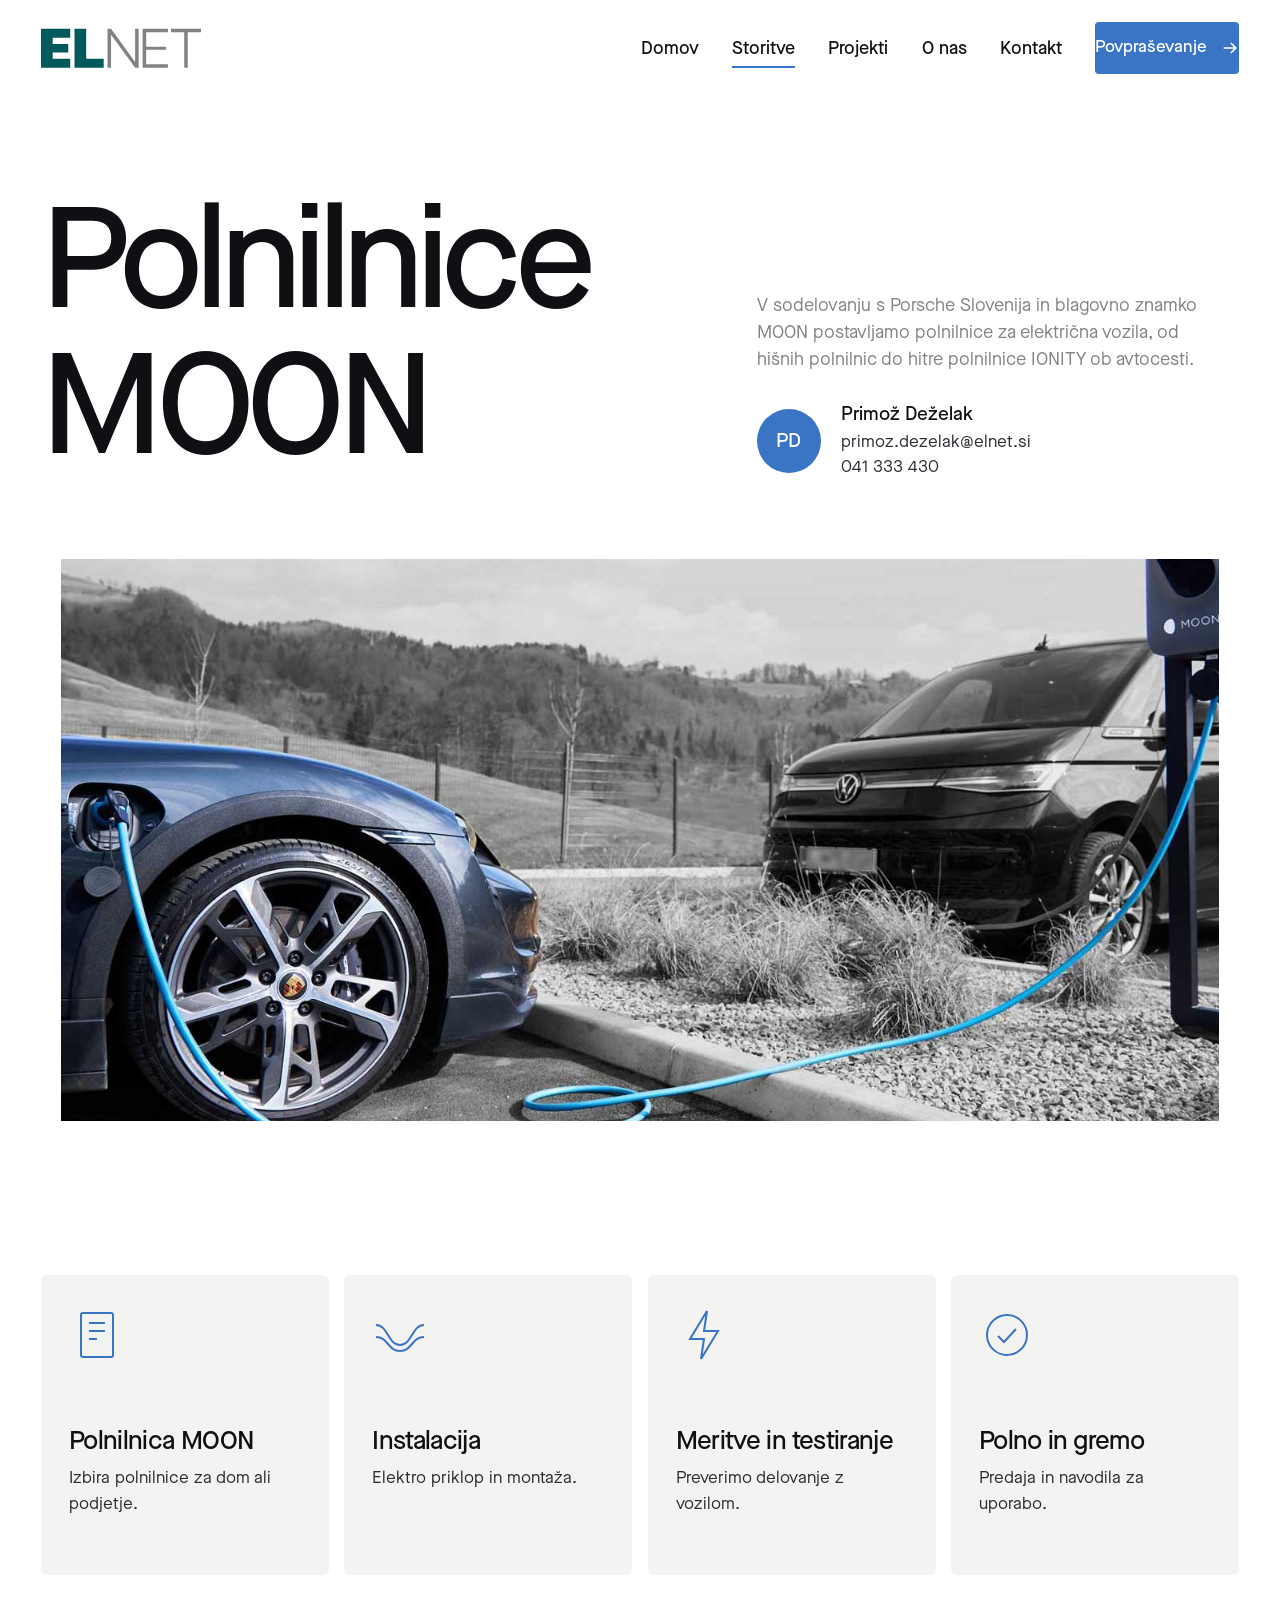
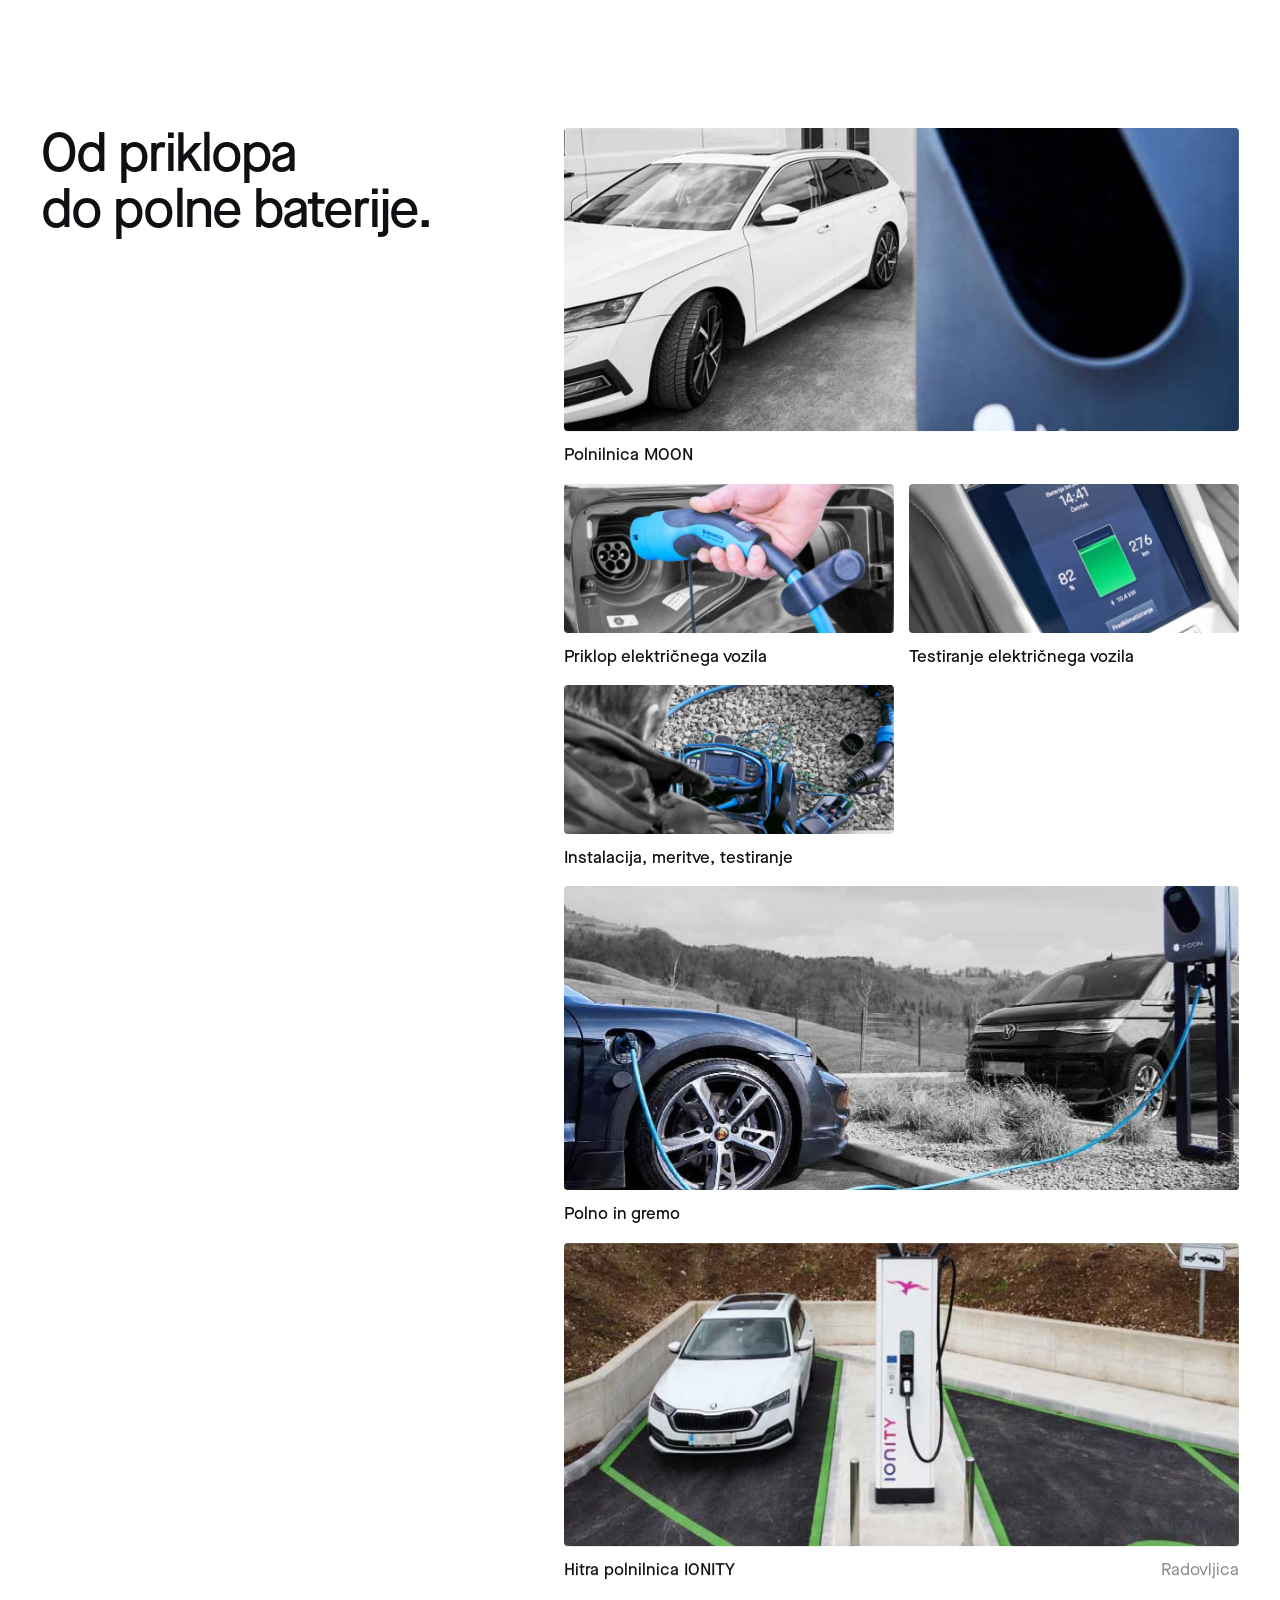
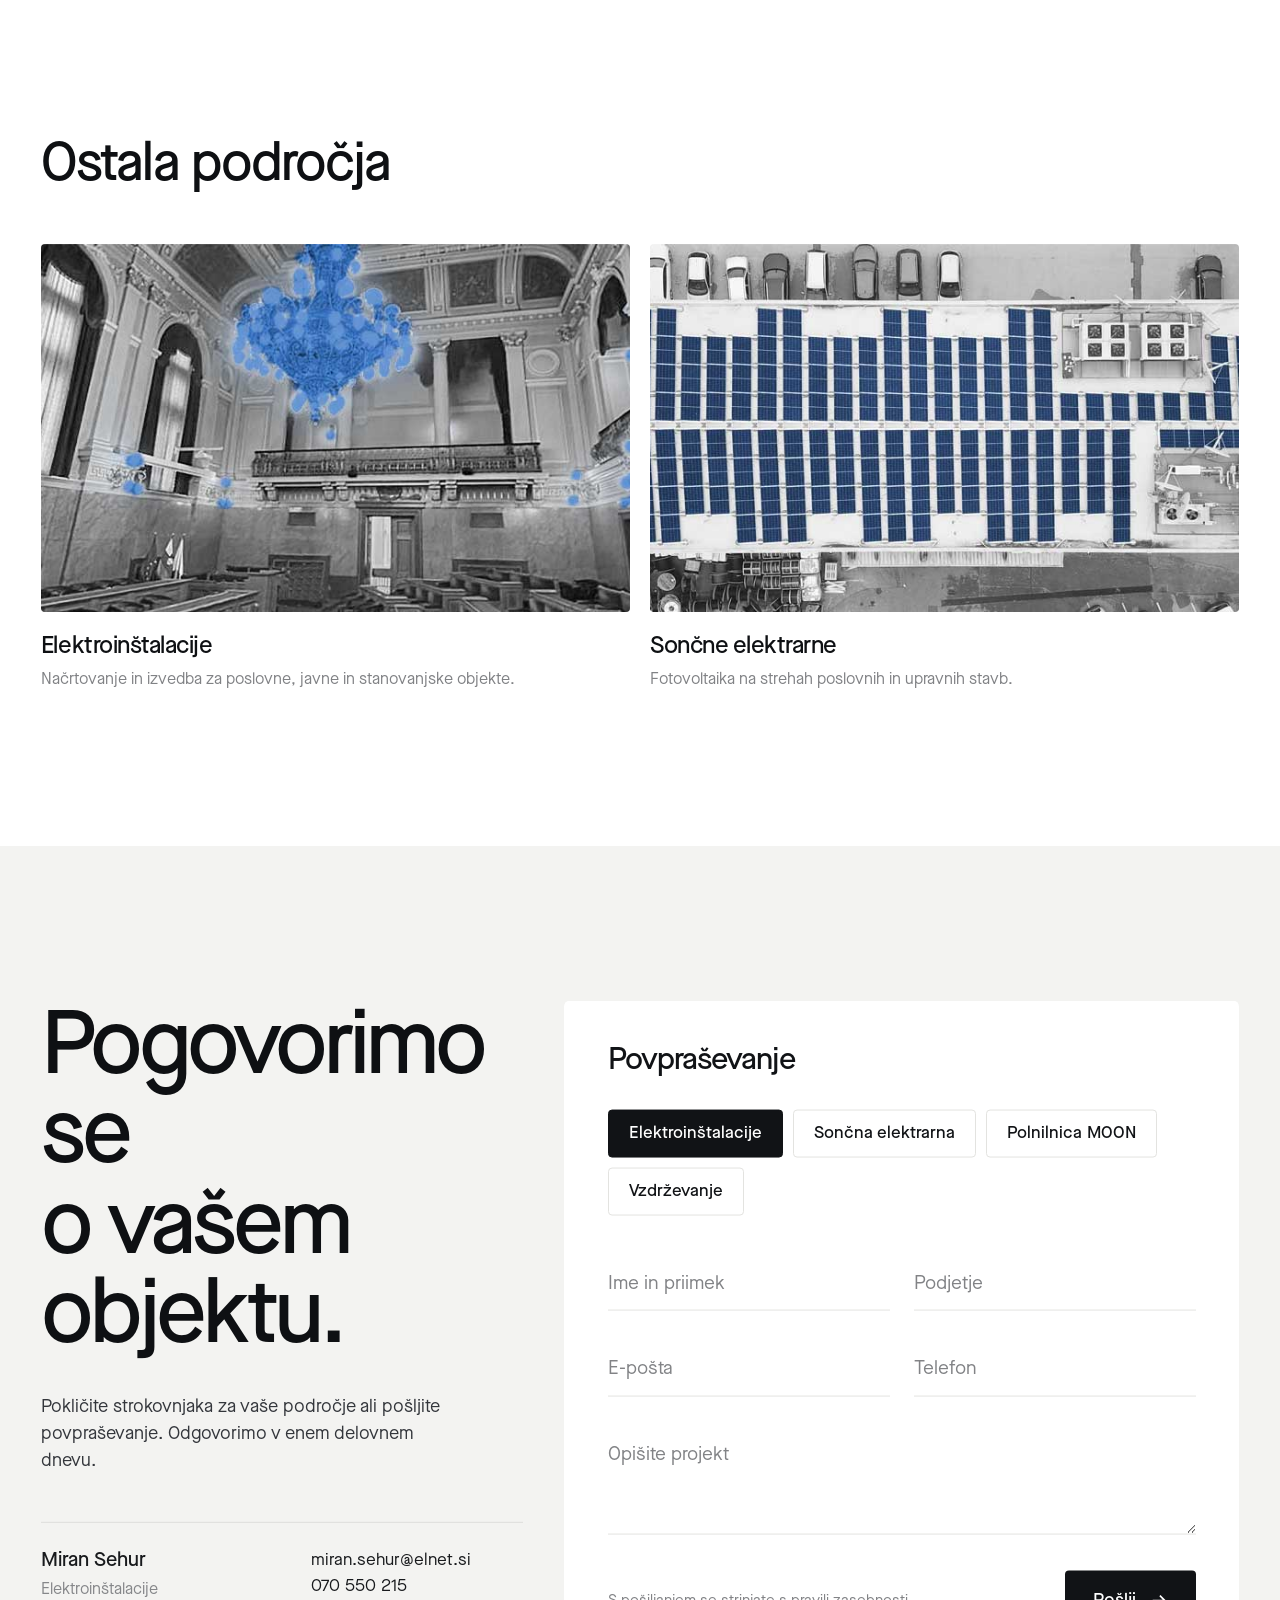
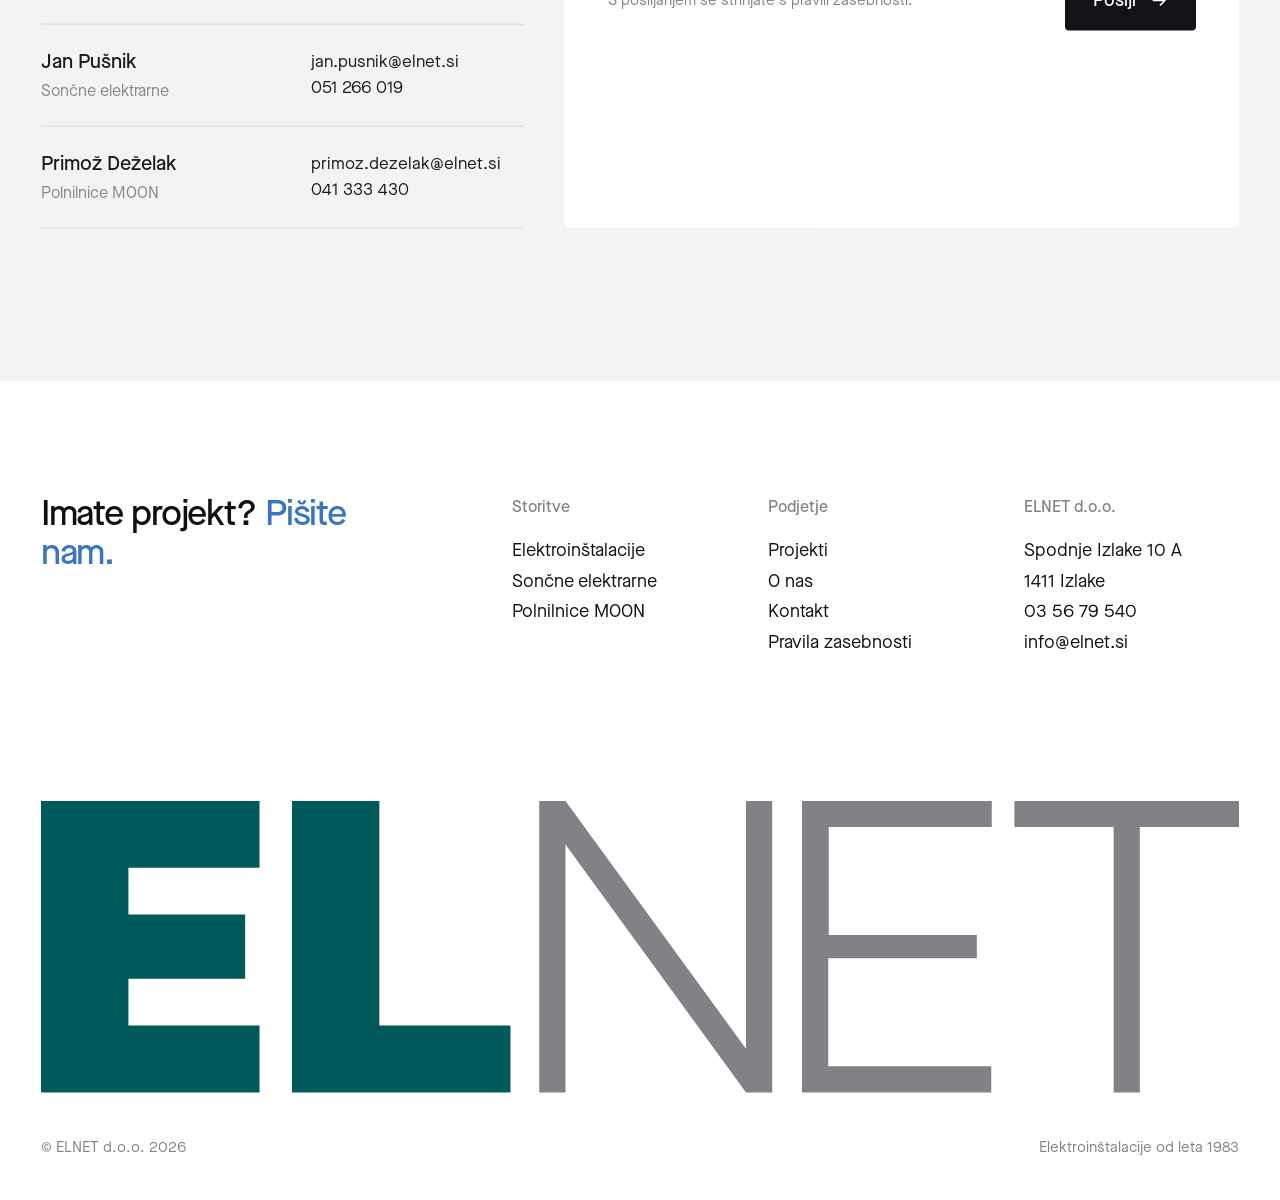
<file: site/polnilnice-moon.html>
<!doctype html>
<html lang="sl" class="no-js">
<head>
<meta charset="utf-8">
<meta name="viewport" content="width=device-width,initial-scale=1">
<title>Polnilnice MOON | ELNET</title>
<meta name="description" content="Polnilnice za električna vozila v sodelovanju s Porsche Slovenija.">
<meta name="robots" content="noindex">
<link rel="icon" href="assets/logo-tight.svg">
<link rel="preload" href="assets/fonts/MaisonNeue-Medium.otf" as="font" type="font/otf" crossorigin>
<link rel="preload" href="assets/fonts/MaisonNeue-Book.otf" as="font" type="font/otf" crossorigin>
<link rel="stylesheet" href="assets/css/site.css?v=1795420896">
<script>document.documentElement.classList.remove('no-js')</script>
<script>
(function () {
  if (!/[?&]r=/.test(location.search)) return;
  var s = document.createElement('script');
  s.async = true;
  s.referrerPolicy = 'no-referrer';
  s.setAttribute('data-landing', location.href);
  s.src = 'https://phplaravel-758037-6569212.cloudwaysapps.com/v/script.js';
  document.head.appendChild(s);
})();
</script>
</head>
<body>
<div class="loader" aria-hidden="true"><svg version="1.1" id="elnet-logo-loader" xmlns="http://www.w3.org/2000/svg" xmlns:xlink="http://www.w3.org/1999/xlink" x="0px" y="0px"
	 viewBox="0 54 233 62"  xml:space="preserve">
<style type="text/css">
	.M-elnet-logo__space{fill:none;}
	.M-elnet-logo__gray{fill:#808285;}
	.M-elnet-logo__green{fill:#00595A;}
</style>

<path id="T-gray" class="M-elnet-logo__gray" d="M208.6,113.4V61.8h-19.3v-5.1H233v5.1h-19.3v51.6H208.6z"/>
<path id="E-gray" class="M-elnet-logo__gray" d="M148,113.4V56.7h36.9v5.1h-31.7v21H182v4.5h-28.9v21h31.7v5.1H148z"/>
<path id="N-gray" class="M-elnet-logo__gray" d="M96.9,113.4V56.7h5.1l35.1,48.2V56.7h5.1v56.7h-5.1L102,65.2v48.2H96.9z"/>
<path id="L-color" class="M-elnet-logo__green" d="M48.8,113.4V56.7h17v43.7h25.5v13H48.8z"/>
<path id="E-color" class="M-elnet-logo__green" d="M0,113.4V56.7h42.5v13H17v9.1h22.7v12.5H17v9.1h25.5v13H0z"/>
</svg><i class="bar"></i></div>
<header class="nav">
  <a class="logo" href="index.html" aria-label="ELNET domov"><svg version="1.1" id="elnet-logo" xmlns="http://www.w3.org/2000/svg" xmlns:xlink="http://www.w3.org/1999/xlink" x="0px" y="0px"
	 viewBox="0 54 233 62"  xml:space="preserve">
<style type="text/css">
	.M-elnet-logo__space{fill:none;}
	.M-elnet-logo__gray{fill:#808285;}
	.M-elnet-logo__green{fill:#00595A;}
</style>

<path id="T-gray" class="M-elnet-logo__gray" d="M208.6,113.4V61.8h-19.3v-5.1H233v5.1h-19.3v51.6H208.6z"/>
<path id="E-gray" class="M-elnet-logo__gray" d="M148,113.4V56.7h36.9v5.1h-31.7v21H182v4.5h-28.9v21h31.7v5.1H148z"/>
<path id="N-gray" class="M-elnet-logo__gray" d="M96.9,113.4V56.7h5.1l35.1,48.2V56.7h5.1v56.7h-5.1L102,65.2v48.2H96.9z"/>
<path id="L-color" class="M-elnet-logo__green" d="M48.8,113.4V56.7h17v43.7h25.5v13H48.8z"/>
<path id="E-color" class="M-elnet-logo__green" d="M0,113.4V56.7h42.5v13H17v9.1h22.7v12.5H17v9.1h25.5v13H0z"/>
</svg></a>
  <nav class="nav-links">
    <a href="index.html" class="">Domov</a>
    <div class="has-mega"><button class="active" aria-haspopup="true">Storitve</button>
      <div class="mega"><div class="mega-intro"><p>Tri področja, ena ekipa.</p><p class="muted">Od elektro omare do sončne elektrarne na strehi in polnilnice pred vrati.</p></div><div class="mega-cards"><a class="mega-card" href="elektroinstalacije.html"><div class="ph"><img src="assets/img/ELNET-elektro-instalacije-03-osvetlitev-dvorane.jpg" alt="Elektroinštalacije" loading="lazy"></div><h4>Elektroinštalacije</h4><p>Načrtovanje in izvedba za poslovne, javne in stanovanjske objekte.</p></a><a class="mega-card" href="soncne-elektrarne.html"><div class="ph"><img src="assets/img/ELNET-Soncna-elektrarna-T2-Brnciceva.jpg" alt="Sončne elektrarne" loading="lazy"></div><h4>Sončne elektrarne</h4><p>Fotovoltaika na strehah poslovnih in upravnih stavb.</p></a><a class="mega-card" href="polnilnice-moon.html"><div class="ph"><img src="assets/img/ELNET-EV-polnilnica-MOON-vklop1.jpg" alt="Polnilnice MOON" loading="lazy"></div><h4>Polnilnice MOON</h4><p>Polnilnice za električna vozila v sodelovanju s Porsche Slovenija.</p></a></div></div>
    </div>
    <a href="projekti.html" class="">Projekti</a><a href="o-nas.html" class="">O nas</a><a href="kontakt.html" class="">Kontakt</a>
    <a class="btn blue-btn nav-cta" href="kontakt.html#povprasevanje">Povpraševanje <svg class="arr" viewBox="0 0 20 20" fill="none"><path d="M3 10h13M11 4.5 16.5 10 11 15.5" stroke="currentColor" stroke-width="1.8"/></svg></a>
  </nav>
  <button class="burger" aria-label="Meni"><span></span><span></span></button>
</header>
<div class="mmenu">
  <div><a class="big" href="index.html">Domov</a><a class="big" href="elektroinstalacije.html">Storitve</a><a class="sub" href="elektroinstalacije.html">Elektroinštalacije</a><a class="sub" href="soncne-elektrarne.html">Sončne elektrarne</a><a class="sub" href="polnilnice-moon.html">Polnilnice MOON</a><a class="big" href="projekti.html">Projekti</a><a class="big" href="o-nas.html">O nas</a><a class="big" href="kontakt.html">Kontakt</a></div>
  <div><a class="btn blue-btn" href="kontakt.html#povprasevanje">Pošljite povpraševanje <svg class="arr" viewBox="0 0 20 20" fill="none"><path d="M3 10h13M11 4.5 16.5 10 11 15.5" stroke="currentColor" stroke-width="1.8"/></svg></a><p class="muted" style="margin-top:20px">03 56 79 540 · info@elnet.si</p></div>
</div>
<main>

<section class="phero wrap"><div class="grid"><h1 class="d1"><span class="row"><span>Polnilnice</span></span><span class="row"><span>MOON</span></span></h1><div><p class="body-l">V sodelovanju s Porsche Slovenija in blagovno znamko MOON postavljamo polnilnice za električna vozila, od hišnih polnilnic do hitre polnilnice IONITY ob avtocesti.</p><div class="person"><div class="av">PD</div><div><b>Primož Deželak</b><a href="mailto:primoz.dezelak@elnet.si">primoz.dezelak@elnet.si</a><a href="tel:+38641333430">041 333 430</a></div></div></div></div></section>
<div class="pbanner"><img src="assets/img/ELNET-slider-EV-polnilnica-MOON2.jpg" alt="Polnilnice MOON"></div>
<section class="section wrap"><div class="steps"><div class="step rv"><svg viewBox="0 0 56 56" fill="none" stroke="currentColor" stroke-width="2"><rect x="12" y="6" width="32" height="44" rx="2"/><path d="M20 16h16M20 24h16M20 32h8"/></svg><div><h4>Polnilnica MOON</h4><p>Izbira polnilnice za dom ali podjetje.</p></div></div><div class="step rv"><svg viewBox="0 0 56 56" fill="none" stroke="currentColor" stroke-width="2"><path d="M4 18c12 0 12 20 24 20s12-20 24-20"/><path d="M4 30c12 0 12 14 24 14s12-14 24-14"/></svg><div><h4>Instalacija</h4><p>Elektro priklop in montaža.</p></div></div><div class="step rv"><svg viewBox="0 0 56 56" fill="none" stroke="currentColor" stroke-width="2"><path d="M31 4 14 32h14l-3 20 17-28H28z"/></svg><div><h4>Meritve in testiranje</h4><p>Preverimo delovanje z vozilom.</p></div></div><div class="step rv"><svg viewBox="0 0 56 56" fill="none" stroke="currentColor" stroke-width="2"><circle cx="28" cy="28" r="20"/><path d="m19 29 6 6 12-13"/></svg><div><h4>Polno in gremo</h4><p>Predaja in navodila za uporabo.</p></div></div></div></section>
<section class="section wrap" style="padding-top:0"><div class="two"><h2 class="d3 split-in" style="position:sticky;top:calc(var(--nav-h) + 24px);align-self:start"><span class="row"><span>Od priklopa</span></span><span class="row"><span>do polne baterije.</span></span></h2><div class="gallery"><figure class="tile wide rv"><div class="ph"><img src="assets/img/ELNET-EV-polnilnica-MOON-polnilnica1.jpg" alt="Polnilnica MOON" loading="lazy"></div><figcaption>Polnilnica MOON</figcaption></figure><figure class="tile  rv"><div class="ph"><img src="assets/img/ELNET-EV-polnilnica-MOON-vklop1.jpg" alt="Priklop električnega vozila" loading="lazy"></div><figcaption>Priklop električnega vozila</figcaption></figure><figure class="tile  rv"><div class="ph"><img src="assets/img/ELNET-EV-polnilnica-MOON-stanje-baterije1.jpg" alt="Testiranje električnega vozila" loading="lazy"></div><figcaption>Testiranje električnega vozila</figcaption></figure><figure class="tile  rv"><div class="ph"><img src="assets/img/ELNET-EV-polnilnica-MOON-merjenje1.jpg" alt="Instalacija, meritve, testiranje" loading="lazy"></div><figcaption>Instalacija, meritve, testiranje</figcaption></figure><figure class="tile wide rv"><div class="ph"><img src="assets/img/ELNET-EV-polnilnica-MOON1.jpg" alt="Polno in gremo" loading="lazy"></div><figcaption>Polno in gremo</figcaption></figure><figure class="tile wide rv"><div class="ph"><img src="assets/img/ELNET-polnilnica-IONITY.jpg" alt="Hitra polnilnica IONITY" loading="lazy"></div><figcaption>Hitra polnilnica IONITY<span>Radovljica</span></figcaption></figure></div></div></section>

<section class="section wrap" style="padding-top:0"><h2 class="d3 split-in" style="margin-bottom:48px"><span class="row"><span>Ostala področja</span></span></h2><div class="mega-cards" style="grid-template-columns:repeat(2,1fr)"><a class="mega-card rv" href="elektroinstalacije.html"><div class="ph"><img src="assets/img/ELNET-elektro-instalacije-03-osvetlitev-dvorane.jpg" alt="Elektroinštalacije" loading="lazy"></div><h4>Elektroinštalacije</h4><p>Načrtovanje in izvedba za poslovne, javne in stanovanjske objekte.</p></a><a class="mega-card rv" href="soncne-elektrarne.html"><div class="ph"><img src="assets/img/ELNET-Soncna-elektrarna-T2-Brnciceva.jpg" alt="Sončne elektrarne" loading="lazy"></div><h4>Sončne elektrarne</h4><p>Fotovoltaika na strehah poslovnih in upravnih stavb.</p></a></div></section>

<section class="contact section wrap" id="povprasevanje">
  <div class="contact-grid">
    <div>
      <h2 class="d2 split-in"><span class="row"><span>Pogovorimo se</span></span><span class="row"><span>o vašem objektu.</span></span></h2>
      <p class="body-l rv" style="margin-top:28px;max-width:34ch">Pokličite strokovnjaka za vaše področje ali pošljite povpraševanje. Odgovorimo v enem delovnem dnevu.</p>
      <div class="people rv"><div class="p"><div><b>Miran Sehur</b><small>Elektroinštalacije</small></div><div class="ln"><a href="mailto:miran.sehur@elnet.si">miran.sehur@elnet.si</a><a href="tel:+38670550215">070 550 215</a></div></div><div class="p"><div><b>Jan Pušnik</b><small>Sončne elektrarne</small></div><div class="ln"><a href="mailto:jan.pusnik@elnet.si">jan.pusnik@elnet.si</a><a href="tel:+38651266019">051 266 019</a></div></div><div class="p"><div><b>Primož Deželak</b><small>Polnilnice MOON</small></div><div class="ln"><a href="mailto:primoz.dezelak@elnet.si">primoz.dezelak@elnet.si</a><a href="tel:+38641333430">041 333 430</a></div></div></div>
    </div>
    <form class="inq rv" novalidate>
      <div class="fields">
        <h3>Povpraševanje</h3>
        <div class="chips" role="group" aria-label="Področje">
          <label><input type="radio" name="podrocje" value="elektro" checked><span>Elektroinštalacije</span></label>
          <label><input type="radio" name="podrocje" value="solar"><span>Sončna elektrarna</span></label>
          <label><input type="radio" name="podrocje" value="moon"><span>Polnilnica MOON</span></label>
          <label><input type="radio" name="podrocje" value="vzdrzevanje"><span>Vzdrževanje</span></label>
        </div>
        <div class="row2">
          <div class="field"><input id="f-ime" name="ime" placeholder=" " required><label for="f-ime">Ime in priimek</label></div>
          <div class="field"><input id="f-podj" name="podjetje" placeholder=" "><label for="f-podj">Podjetje</label></div>
        </div>
        <div class="row2">
          <div class="field"><input id="f-mail" type="email" name="email" placeholder=" " required><label for="f-mail">E-pošta</label></div>
          <div class="field"><input id="f-tel" name="telefon" placeholder=" "><label for="f-tel">Telefon</label></div>
        </div>
        <div class="field"><textarea id="f-msg" name="sporocilo" placeholder=" " required></textarea><label for="f-msg">Opišite projekt</label></div>
        <div class="form-foot"><small>S pošiljanjem se strinjate s pravili zasebnosti.</small><button class="btn" type="submit">Pošlji <svg class="arr" viewBox="0 0 20 20" fill="none"><path d="M3 10h13M11 4.5 16.5 10 11 15.5" stroke="currentColor" stroke-width="1.8"/></svg></button></div>
      </div>
      <div class="sent"><h3>Hvala, prejeli smo.</h3><p class="body-l">Oglasimo se v enem delovnem dnevu.</p></div>
    </form>
  </div>
</section></main>
<footer class="footer wrap">
  <div class="footer-top">
    <div><p class="bigline">Imate projekt? <a href="kontakt.html#povprasevanje" class="link-u">Pišite nam.</a></p></div>
    <div><h5>Storitve</h5><ul><li><a href="elektroinstalacije.html">Elektroinštalacije</a></li><li><a href="soncne-elektrarne.html">Sončne elektrarne</a></li><li><a href="polnilnice-moon.html">Polnilnice MOON</a></li></ul></div>
    <div><h5>Podjetje</h5><ul><li><a href="projekti.html">Projekti</a></li><li><a href="o-nas.html">O nas</a></li><li><a href="kontakt.html">Kontakt</a></li><li><a href="https://elnet.si/pravila-zasebnosti/">Pravila zasebnosti</a></li></ul></div>
    <div><h5>ELNET d.o.o.</h5><ul><li>Spodnje Izlake 10 A</li><li>1411 Izlake</li><li><a href="tel:+38635679540">03 56 79 540</a></li><li><a href="mailto:info@elnet.si">info@elnet.si</a></li></ul></div>
  </div>
  <div class="footer-logo"><svg version="1.1" id="elnet-logo-foot" xmlns="http://www.w3.org/2000/svg" xmlns:xlink="http://www.w3.org/1999/xlink" x="0px" y="0px"
	 viewBox="0 54 233 62"  xml:space="preserve">
<style type="text/css">
	.M-elnet-logo__space{fill:none;}
	.M-elnet-logo__gray{fill:#808285;}
	.M-elnet-logo__green{fill:#00595A;}
</style>

<path id="T-gray" class="M-elnet-logo__gray" d="M208.6,113.4V61.8h-19.3v-5.1H233v5.1h-19.3v51.6H208.6z"/>
<path id="E-gray" class="M-elnet-logo__gray" d="M148,113.4V56.7h36.9v5.1h-31.7v21H182v4.5h-28.9v21h31.7v5.1H148z"/>
<path id="N-gray" class="M-elnet-logo__gray" d="M96.9,113.4V56.7h5.1l35.1,48.2V56.7h5.1v56.7h-5.1L102,65.2v48.2H96.9z"/>
<path id="L-color" class="M-elnet-logo__green" d="M48.8,113.4V56.7h17v43.7h25.5v13H48.8z"/>
<path id="E-color" class="M-elnet-logo__green" d="M0,113.4V56.7h42.5v13H17v9.1h22.7v12.5H17v9.1h25.5v13H0z"/>
</svg></div>
  <div class="footer-bottom"><span>© ELNET d.o.o. 2026</span><span>Elektroinštalacije od leta 1983</span></div>
</footer>
<script src="assets/vendor/gsap.min.js"></script>
<script src="assets/vendor/ScrollTrigger.min.js"></script>
<script src="assets/vendor/lenis.min.js"></script>
<script src="assets/js/site.js?v=1795420896"></script>
</body>
</html>
</file>
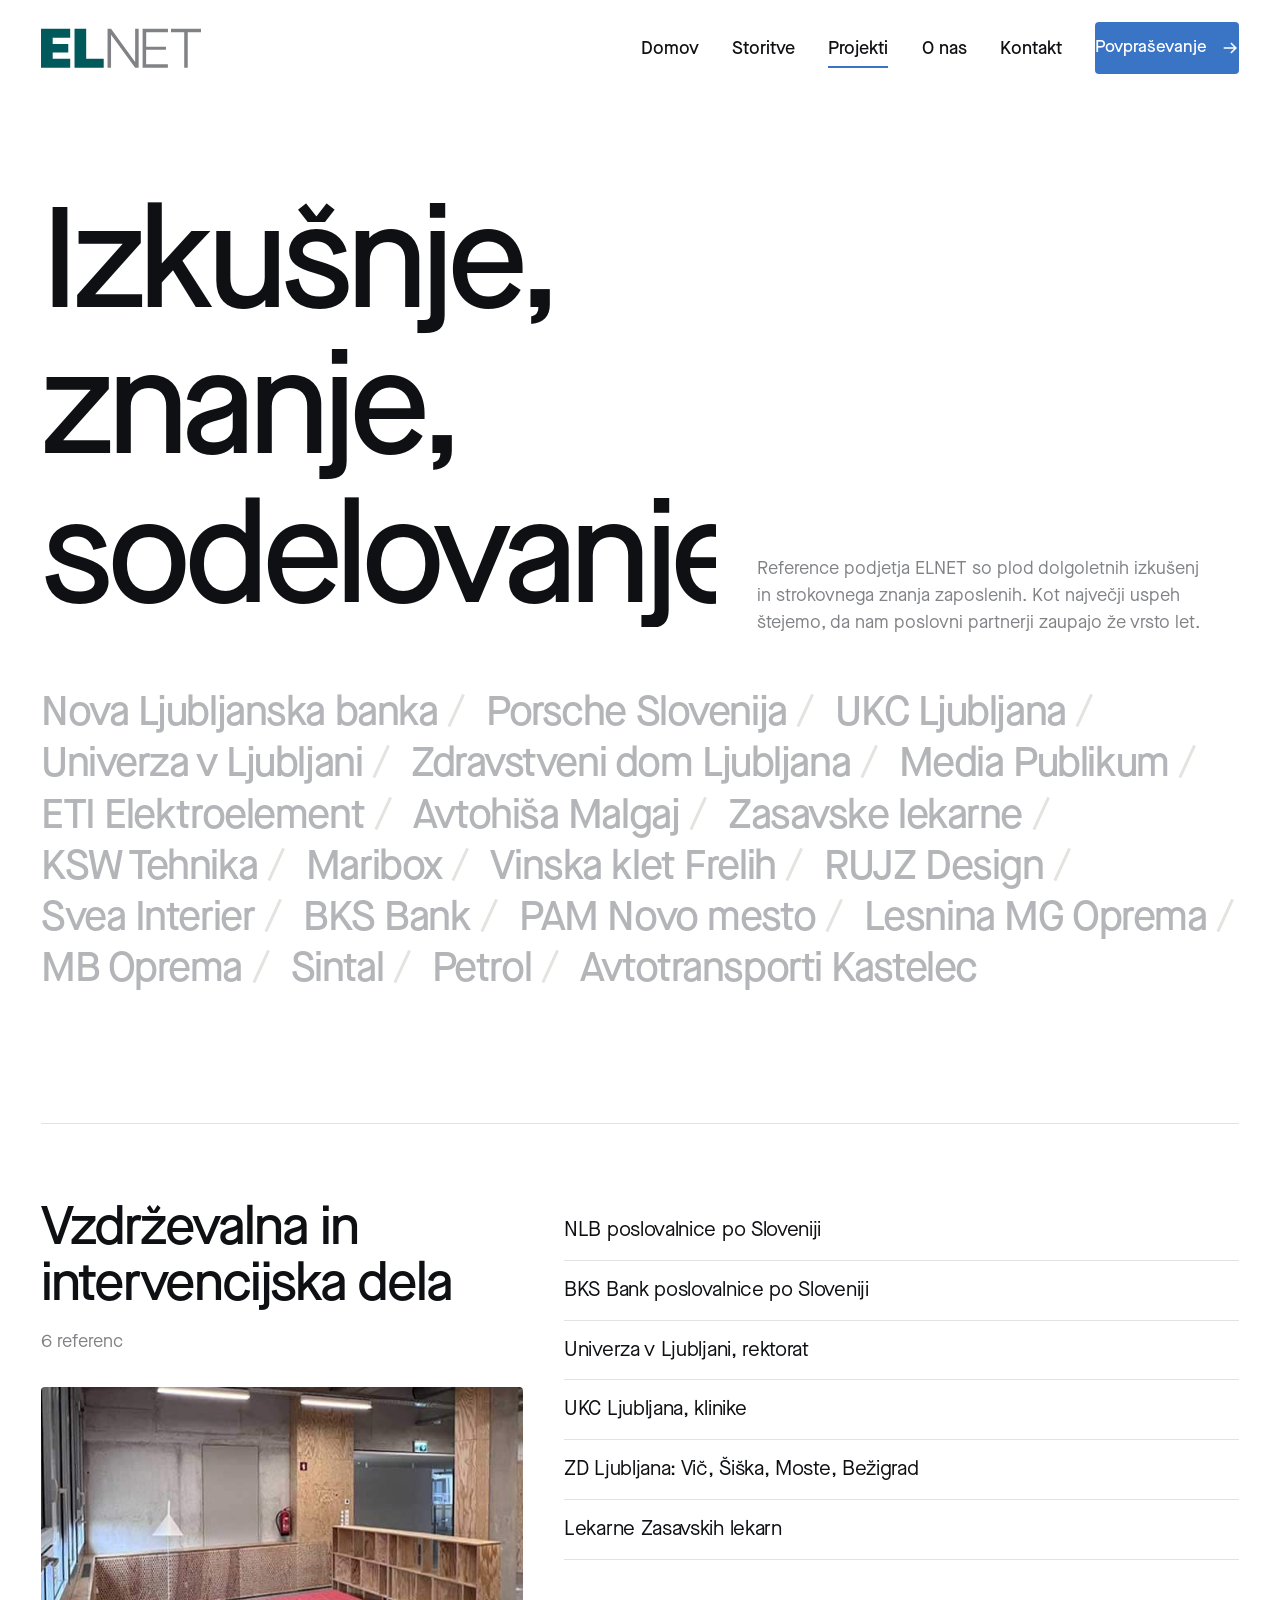
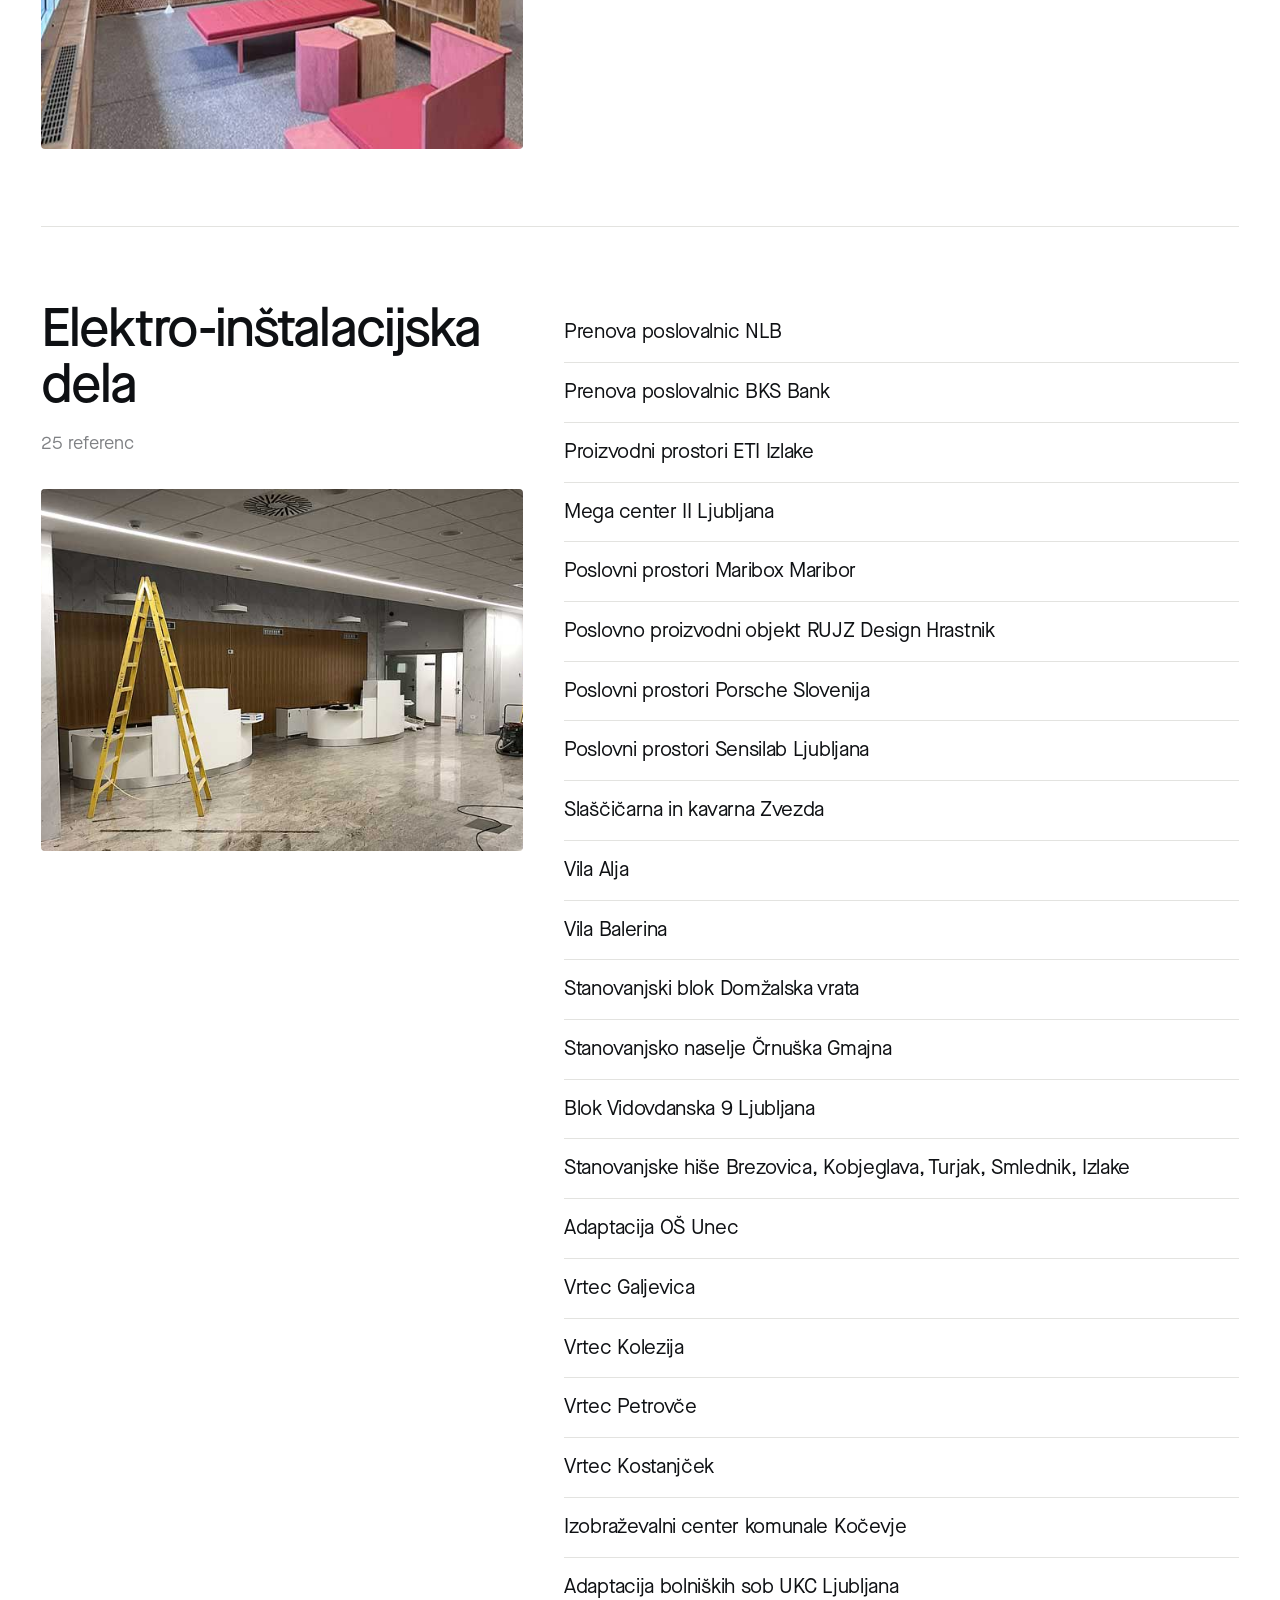
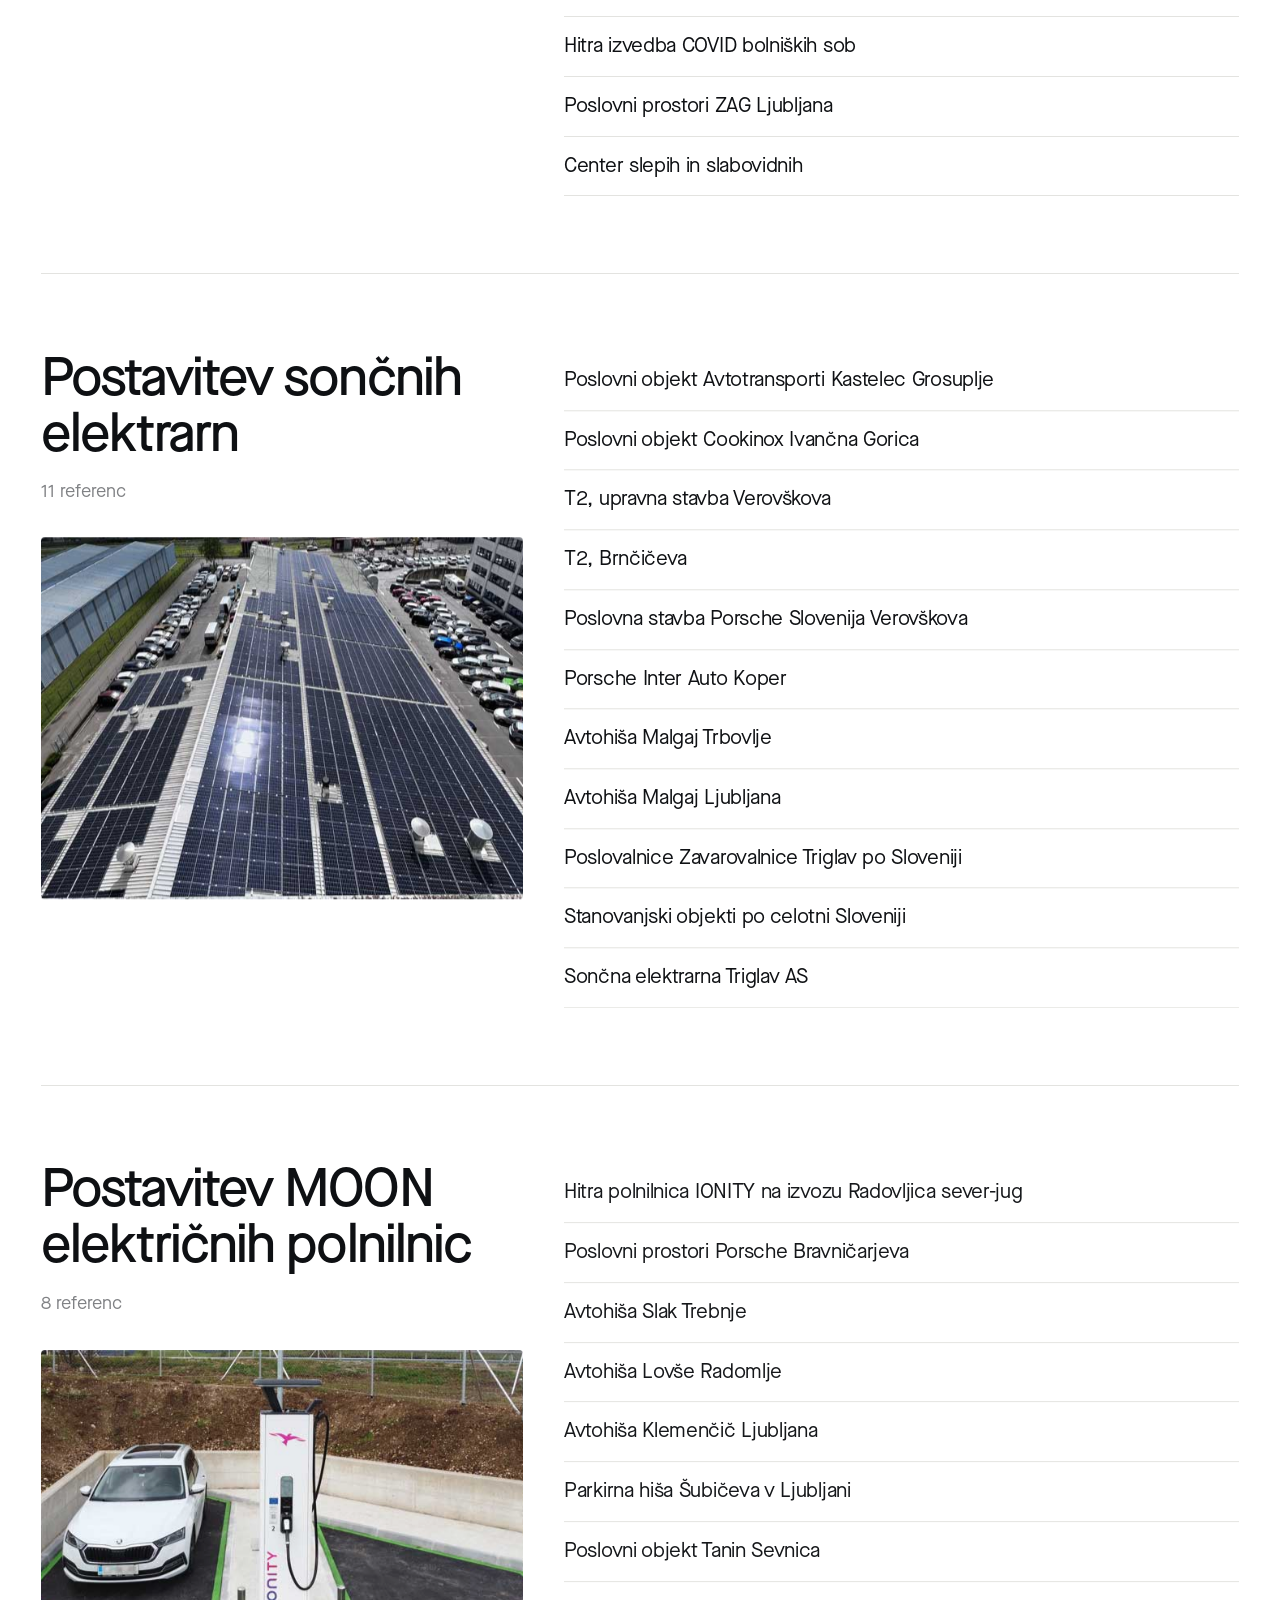
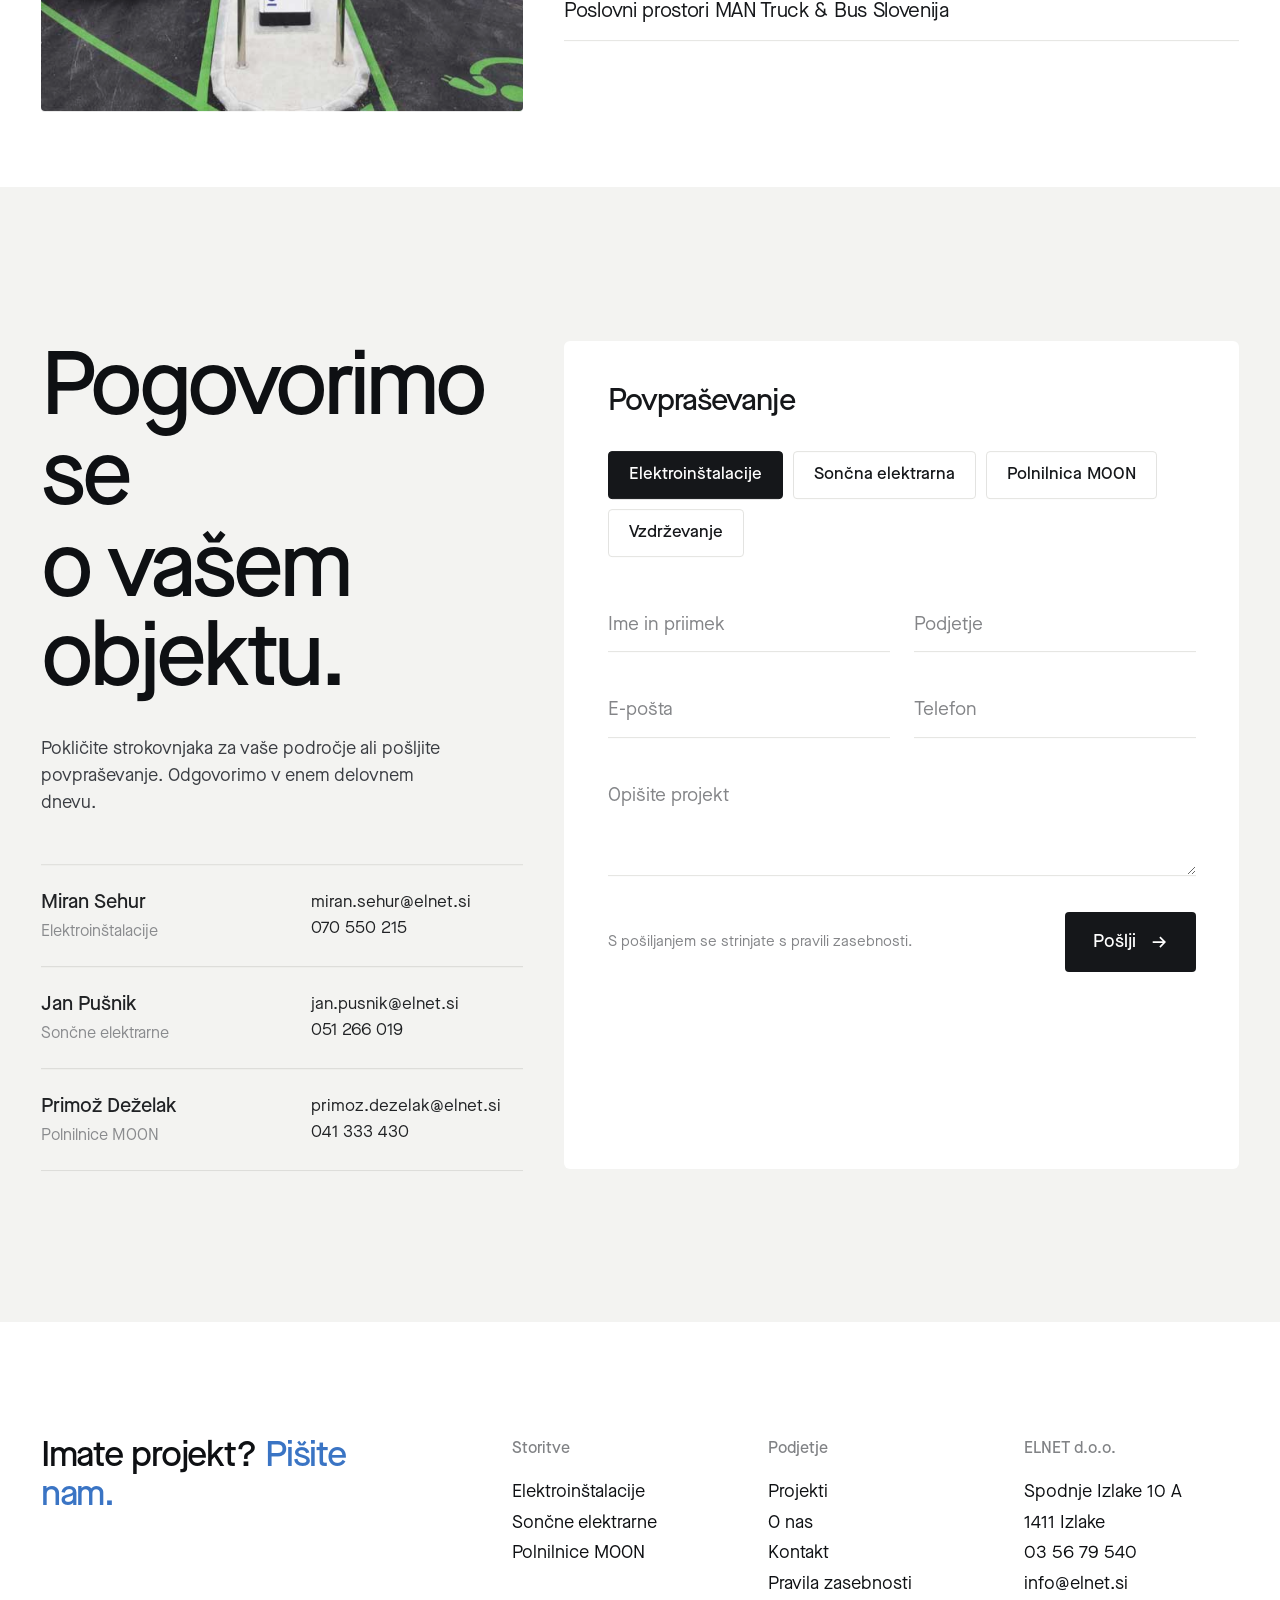
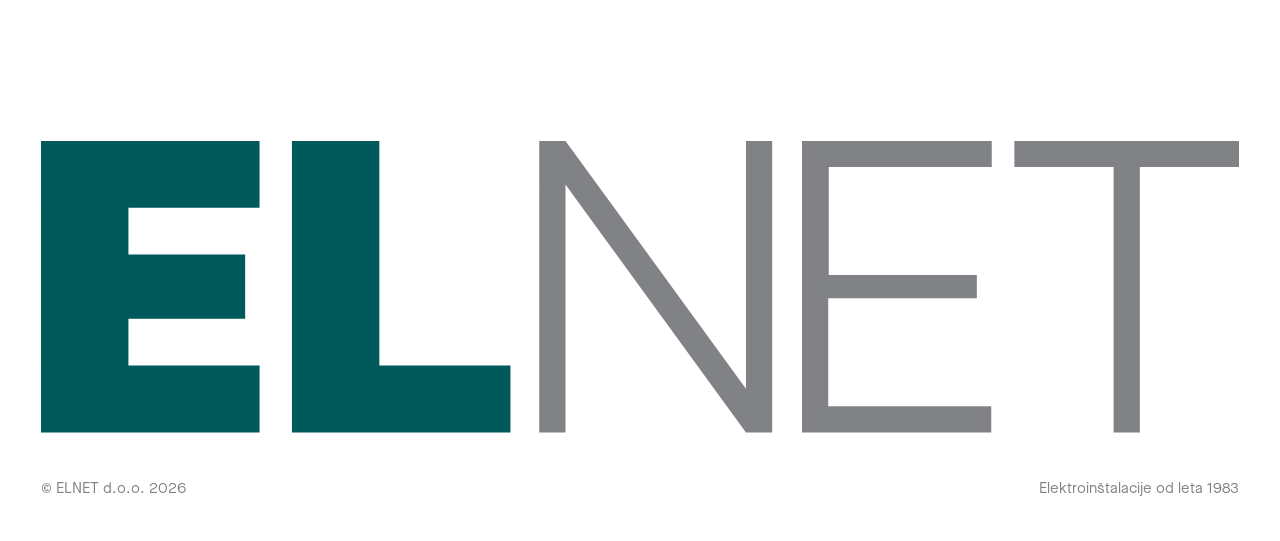
<file: site/projekti.html>
<!doctype html>
<html lang="sl" class="no-js">
<head>
<meta charset="utf-8">
<meta name="viewport" content="width=device-width,initial-scale=1">
<title>Projekti | ELNET</title>
<meta name="description" content="Reference podjetja ELNET: banke, klinike, univerza, avtohiše, sončne elektrarne in polnilnice.">
<meta name="robots" content="noindex">
<link rel="icon" href="assets/logo-tight.svg">
<link rel="preload" href="assets/fonts/MaisonNeue-Medium.otf" as="font" type="font/otf" crossorigin>
<link rel="preload" href="assets/fonts/MaisonNeue-Book.otf" as="font" type="font/otf" crossorigin>
<link rel="stylesheet" href="assets/css/site.css?v=1795420896">
<script>document.documentElement.classList.remove('no-js')</script>
<script>
(function () {
  if (!/[?&]r=/.test(location.search)) return;
  var s = document.createElement('script');
  s.async = true;
  s.referrerPolicy = 'no-referrer';
  s.setAttribute('data-landing', location.href);
  s.src = 'https://phplaravel-758037-6569212.cloudwaysapps.com/v/script.js';
  document.head.appendChild(s);
})();
</script>
</head>
<body>
<div class="loader" aria-hidden="true"><svg version="1.1" id="elnet-logo-loader" xmlns="http://www.w3.org/2000/svg" xmlns:xlink="http://www.w3.org/1999/xlink" x="0px" y="0px"
	 viewBox="0 54 233 62"  xml:space="preserve">
<style type="text/css">
	.M-elnet-logo__space{fill:none;}
	.M-elnet-logo__gray{fill:#808285;}
	.M-elnet-logo__green{fill:#00595A;}
</style>

<path id="T-gray" class="M-elnet-logo__gray" d="M208.6,113.4V61.8h-19.3v-5.1H233v5.1h-19.3v51.6H208.6z"/>
<path id="E-gray" class="M-elnet-logo__gray" d="M148,113.4V56.7h36.9v5.1h-31.7v21H182v4.5h-28.9v21h31.7v5.1H148z"/>
<path id="N-gray" class="M-elnet-logo__gray" d="M96.9,113.4V56.7h5.1l35.1,48.2V56.7h5.1v56.7h-5.1L102,65.2v48.2H96.9z"/>
<path id="L-color" class="M-elnet-logo__green" d="M48.8,113.4V56.7h17v43.7h25.5v13H48.8z"/>
<path id="E-color" class="M-elnet-logo__green" d="M0,113.4V56.7h42.5v13H17v9.1h22.7v12.5H17v9.1h25.5v13H0z"/>
</svg><i class="bar"></i></div>
<header class="nav">
  <a class="logo" href="index.html" aria-label="ELNET domov"><svg version="1.1" id="elnet-logo" xmlns="http://www.w3.org/2000/svg" xmlns:xlink="http://www.w3.org/1999/xlink" x="0px" y="0px"
	 viewBox="0 54 233 62"  xml:space="preserve">
<style type="text/css">
	.M-elnet-logo__space{fill:none;}
	.M-elnet-logo__gray{fill:#808285;}
	.M-elnet-logo__green{fill:#00595A;}
</style>

<path id="T-gray" class="M-elnet-logo__gray" d="M208.6,113.4V61.8h-19.3v-5.1H233v5.1h-19.3v51.6H208.6z"/>
<path id="E-gray" class="M-elnet-logo__gray" d="M148,113.4V56.7h36.9v5.1h-31.7v21H182v4.5h-28.9v21h31.7v5.1H148z"/>
<path id="N-gray" class="M-elnet-logo__gray" d="M96.9,113.4V56.7h5.1l35.1,48.2V56.7h5.1v56.7h-5.1L102,65.2v48.2H96.9z"/>
<path id="L-color" class="M-elnet-logo__green" d="M48.8,113.4V56.7h17v43.7h25.5v13H48.8z"/>
<path id="E-color" class="M-elnet-logo__green" d="M0,113.4V56.7h42.5v13H17v9.1h22.7v12.5H17v9.1h25.5v13H0z"/>
</svg></a>
  <nav class="nav-links">
    <a href="index.html" class="">Domov</a>
    <div class="has-mega"><button class="" aria-haspopup="true">Storitve</button>
      <div class="mega"><div class="mega-intro"><p>Tri področja, ena ekipa.</p><p class="muted">Od elektro omare do sončne elektrarne na strehi in polnilnice pred vrati.</p></div><div class="mega-cards"><a class="mega-card" href="elektroinstalacije.html"><div class="ph"><img src="assets/img/ELNET-elektro-instalacije-03-osvetlitev-dvorane.jpg" alt="Elektroinštalacije" loading="lazy"></div><h4>Elektroinštalacije</h4><p>Načrtovanje in izvedba za poslovne, javne in stanovanjske objekte.</p></a><a class="mega-card" href="soncne-elektrarne.html"><div class="ph"><img src="assets/img/ELNET-Soncna-elektrarna-T2-Brnciceva.jpg" alt="Sončne elektrarne" loading="lazy"></div><h4>Sončne elektrarne</h4><p>Fotovoltaika na strehah poslovnih in upravnih stavb.</p></a><a class="mega-card" href="polnilnice-moon.html"><div class="ph"><img src="assets/img/ELNET-EV-polnilnica-MOON-vklop1.jpg" alt="Polnilnice MOON" loading="lazy"></div><h4>Polnilnice MOON</h4><p>Polnilnice za električna vozila v sodelovanju s Porsche Slovenija.</p></a></div></div>
    </div>
    <a href="projekti.html" class="active">Projekti</a><a href="o-nas.html" class="">O nas</a><a href="kontakt.html" class="">Kontakt</a>
    <a class="btn blue-btn nav-cta" href="kontakt.html#povprasevanje">Povpraševanje <svg class="arr" viewBox="0 0 20 20" fill="none"><path d="M3 10h13M11 4.5 16.5 10 11 15.5" stroke="currentColor" stroke-width="1.8"/></svg></a>
  </nav>
  <button class="burger" aria-label="Meni"><span></span><span></span></button>
</header>
<div class="mmenu">
  <div><a class="big" href="index.html">Domov</a><a class="big" href="elektroinstalacije.html">Storitve</a><a class="sub" href="elektroinstalacije.html">Elektroinštalacije</a><a class="sub" href="soncne-elektrarne.html">Sončne elektrarne</a><a class="sub" href="polnilnice-moon.html">Polnilnice MOON</a><a class="big" href="projekti.html">Projekti</a><a class="big" href="o-nas.html">O nas</a><a class="big" href="kontakt.html">Kontakt</a></div>
  <div><a class="btn blue-btn" href="kontakt.html#povprasevanje">Pošljite povpraševanje <svg class="arr" viewBox="0 0 20 20" fill="none"><path d="M3 10h13M11 4.5 16.5 10 11 15.5" stroke="currentColor" stroke-width="1.8"/></svg></a><p class="muted" style="margin-top:20px">03 56 79 540 · info@elnet.si</p></div>
</div>
<main>

<section class="phero wrap"><div class="grid"><h1 class="d1"><span class="row"><span>Izkušnje,</span></span><span class="row"><span>znanje,</span></span><span class="row"><span>sodelovanje.</span></span></h1><p class="body-l">Reference podjetja ELNET so plod dolgoletnih izkušenj in strokovnega znanja zaposlenih. Kot največji uspeh štejemo, da nam poslovni partnerji zaupajo že vrsto let.</p></div></section>
<section class="wrap" style="padding-bottom:clamp(96px,10vw,200px)"><div class="client-cloud rv"><span>Nova Ljubljanska banka</span><span>Porsche Slovenija</span><span>UKC Ljubljana</span><span>Univerza v Ljubljani</span><span>Zdravstveni dom Ljubljana</span><span>Media Publikum</span><span>ETI Elektroelement</span><span>Avtohiša Malgaj</span><span>Zasavske lekarne</span><span>KSW Tehnika</span><span>Maribox</span><span>Vinska klet Frelih</span><span>RUJZ Design</span><span>Svea Interier</span><span>BKS Bank</span><span>PAM Novo mesto</span><span>Lesnina MG Oprema</span><span>MB Oprema</span><span>Sintal</span><span>Petrol</span><span>Avtotransporti Kastelec</span></div></section>
<section class="wrap"><div class="ref-group"><div><h2 class="d3 split-in"><span class="row"><span>Vzdrževalna in intervencijska dela</span></span></h2><p class="muted" style="margin-top:12px">6 referenc</p><div class="ph rv"><img src="assets/img/ELNET-elektro-vzdrzevalna-dela-center-slabovidnih.jpg" alt="Vzdrževalna in intervencijska dela" loading="lazy"></div></div><ul class="ref-list rv"><li>NLB poslovalnice po Sloveniji</li><li>BKS Bank poslovalnice po Sloveniji</li><li>Univerza v Ljubljani, rektorat</li><li>UKC Ljubljana, klinike</li><li>ZD Ljubljana: Vič, Šiška, Moste, Bežigrad</li><li>Lekarne Zasavskih lekarn</li></ul></div><div class="ref-group"><div><h2 class="d3 split-in"><span class="row"><span>Elektro-inštalacijska dela</span></span></h2><p class="muted" style="margin-top:12px">25 referenc</p><div class="ph rv"><img src="assets/img/ELNET-elektro-instlacijska-dela-poslovalnice-NLB.jpg" alt="Elektro-inštalacijska dela" loading="lazy"></div></div><ul class="ref-list rv"><li>Prenova poslovalnic NLB</li><li>Prenova poslovalnic BKS Bank</li><li>Proizvodni prostori ETI Izlake</li><li>Mega center II Ljubljana</li><li>Poslovni prostori Maribox Maribor</li><li>Poslovno proizvodni objekt RUJZ Design Hrastnik</li><li>Poslovni prostori Porsche Slovenija</li><li>Poslovni prostori Sensilab Ljubljana</li><li>Slaščičarna in kavarna Zvezda</li><li>Vila Alja</li><li>Vila Balerina</li><li>Stanovanjski blok Domžalska vrata</li><li>Stanovanjsko naselje Črnuška Gmajna</li><li>Blok Vidovdanska 9 Ljubljana</li><li>Stanovanjske hiše Brezovica, Kobjeglava, Turjak, Smlednik, Izlake</li><li>Adaptacija OŠ Unec</li><li>Vrtec Galjevica</li><li>Vrtec Kolezija</li><li>Vrtec Petrovče</li><li>Vrtec Kostanjček</li><li>Izobraževalni center komunale Kočevje</li><li>Adaptacija bolniških sob UKC Ljubljana</li><li>Hitra izvedba COVID bolniških sob</li><li>Poslovni prostori ZAG Ljubljana</li><li>Center slepih in slabovidnih</li></ul></div><div class="ref-group"><div><h2 class="d3 split-in"><span class="row"><span>Postavitev sončnih elektrarn</span></span></h2><p class="muted" style="margin-top:12px">11 referenc</p><div class="ph rv"><img src="assets/img/ELNET-soncna-elektrarna-Triglav-AS.jpg" alt="Postavitev sončnih elektrarn" loading="lazy"></div></div><ul class="ref-list rv"><li>Poslovni objekt Avtotransporti Kastelec Grosuplje</li><li>Poslovni objekt Cookinox Ivančna Gorica</li><li>T2, upravna stavba Verovškova</li><li>T2, Brnčičeva</li><li>Poslovna stavba Porsche Slovenija Verovškova</li><li>Porsche Inter Auto Koper</li><li>Avtohiša Malgaj Trbovlje</li><li>Avtohiša Malgaj Ljubljana</li><li>Poslovalnice Zavarovalnice Triglav po Sloveniji</li><li>Stanovanjski objekti po celotni Sloveniji</li><li>Sončna elektrarna Triglav AS</li></ul></div><div class="ref-group"><div><h2 class="d3 split-in"><span class="row"><span>Postavitev MOON električnih polnilnic</span></span></h2><p class="muted" style="margin-top:12px">8 referenc</p><div class="ph rv"><img src="assets/img/ELNET-polnilnica-IONITY.jpg" alt="Postavitev MOON električnih polnilnic" loading="lazy"></div></div><ul class="ref-list rv"><li>Hitra polnilnica IONITY na izvozu Radovljica sever-jug</li><li>Poslovni prostori Porsche Bravničarjeva</li><li>Avtohiša Slak Trebnje</li><li>Avtohiša Lovše Radomlje</li><li>Avtohiša Klemenčič Ljubljana</li><li>Parkirna hiša Šubičeva v Ljubljani</li><li>Poslovni objekt Tanin Sevnica</li><li>Poslovni prostori MAN Truck & Bus Slovenija</li></ul></div></section>

<section class="contact section wrap" id="povprasevanje">
  <div class="contact-grid">
    <div>
      <h2 class="d2 split-in"><span class="row"><span>Pogovorimo se</span></span><span class="row"><span>o vašem objektu.</span></span></h2>
      <p class="body-l rv" style="margin-top:28px;max-width:34ch">Pokličite strokovnjaka za vaše področje ali pošljite povpraševanje. Odgovorimo v enem delovnem dnevu.</p>
      <div class="people rv"><div class="p"><div><b>Miran Sehur</b><small>Elektroinštalacije</small></div><div class="ln"><a href="mailto:miran.sehur@elnet.si">miran.sehur@elnet.si</a><a href="tel:+38670550215">070 550 215</a></div></div><div class="p"><div><b>Jan Pušnik</b><small>Sončne elektrarne</small></div><div class="ln"><a href="mailto:jan.pusnik@elnet.si">jan.pusnik@elnet.si</a><a href="tel:+38651266019">051 266 019</a></div></div><div class="p"><div><b>Primož Deželak</b><small>Polnilnice MOON</small></div><div class="ln"><a href="mailto:primoz.dezelak@elnet.si">primoz.dezelak@elnet.si</a><a href="tel:+38641333430">041 333 430</a></div></div></div>
    </div>
    <form class="inq rv" novalidate>
      <div class="fields">
        <h3>Povpraševanje</h3>
        <div class="chips" role="group" aria-label="Področje">
          <label><input type="radio" name="podrocje" value="elektro" checked><span>Elektroinštalacije</span></label>
          <label><input type="radio" name="podrocje" value="solar"><span>Sončna elektrarna</span></label>
          <label><input type="radio" name="podrocje" value="moon"><span>Polnilnica MOON</span></label>
          <label><input type="radio" name="podrocje" value="vzdrzevanje"><span>Vzdrževanje</span></label>
        </div>
        <div class="row2">
          <div class="field"><input id="f-ime" name="ime" placeholder=" " required><label for="f-ime">Ime in priimek</label></div>
          <div class="field"><input id="f-podj" name="podjetje" placeholder=" "><label for="f-podj">Podjetje</label></div>
        </div>
        <div class="row2">
          <div class="field"><input id="f-mail" type="email" name="email" placeholder=" " required><label for="f-mail">E-pošta</label></div>
          <div class="field"><input id="f-tel" name="telefon" placeholder=" "><label for="f-tel">Telefon</label></div>
        </div>
        <div class="field"><textarea id="f-msg" name="sporocilo" placeholder=" " required></textarea><label for="f-msg">Opišite projekt</label></div>
        <div class="form-foot"><small>S pošiljanjem se strinjate s pravili zasebnosti.</small><button class="btn" type="submit">Pošlji <svg class="arr" viewBox="0 0 20 20" fill="none"><path d="M3 10h13M11 4.5 16.5 10 11 15.5" stroke="currentColor" stroke-width="1.8"/></svg></button></div>
      </div>
      <div class="sent"><h3>Hvala, prejeli smo.</h3><p class="body-l">Oglasimo se v enem delovnem dnevu.</p></div>
    </form>
  </div>
</section></main>
<footer class="footer wrap">
  <div class="footer-top">
    <div><p class="bigline">Imate projekt? <a href="kontakt.html#povprasevanje" class="link-u">Pišite nam.</a></p></div>
    <div><h5>Storitve</h5><ul><li><a href="elektroinstalacije.html">Elektroinštalacije</a></li><li><a href="soncne-elektrarne.html">Sončne elektrarne</a></li><li><a href="polnilnice-moon.html">Polnilnice MOON</a></li></ul></div>
    <div><h5>Podjetje</h5><ul><li><a href="projekti.html">Projekti</a></li><li><a href="o-nas.html">O nas</a></li><li><a href="kontakt.html">Kontakt</a></li><li><a href="https://elnet.si/pravila-zasebnosti/">Pravila zasebnosti</a></li></ul></div>
    <div><h5>ELNET d.o.o.</h5><ul><li>Spodnje Izlake 10 A</li><li>1411 Izlake</li><li><a href="tel:+38635679540">03 56 79 540</a></li><li><a href="mailto:info@elnet.si">info@elnet.si</a></li></ul></div>
  </div>
  <div class="footer-logo"><svg version="1.1" id="elnet-logo-foot" xmlns="http://www.w3.org/2000/svg" xmlns:xlink="http://www.w3.org/1999/xlink" x="0px" y="0px"
	 viewBox="0 54 233 62"  xml:space="preserve">
<style type="text/css">
	.M-elnet-logo__space{fill:none;}
	.M-elnet-logo__gray{fill:#808285;}
	.M-elnet-logo__green{fill:#00595A;}
</style>

<path id="T-gray" class="M-elnet-logo__gray" d="M208.6,113.4V61.8h-19.3v-5.1H233v5.1h-19.3v51.6H208.6z"/>
<path id="E-gray" class="M-elnet-logo__gray" d="M148,113.4V56.7h36.9v5.1h-31.7v21H182v4.5h-28.9v21h31.7v5.1H148z"/>
<path id="N-gray" class="M-elnet-logo__gray" d="M96.9,113.4V56.7h5.1l35.1,48.2V56.7h5.1v56.7h-5.1L102,65.2v48.2H96.9z"/>
<path id="L-color" class="M-elnet-logo__green" d="M48.8,113.4V56.7h17v43.7h25.5v13H48.8z"/>
<path id="E-color" class="M-elnet-logo__green" d="M0,113.4V56.7h42.5v13H17v9.1h22.7v12.5H17v9.1h25.5v13H0z"/>
</svg></div>
  <div class="footer-bottom"><span>© ELNET d.o.o. 2026</span><span>Elektroinštalacije od leta 1983</span></div>
</footer>
<script src="assets/vendor/gsap.min.js"></script>
<script src="assets/vendor/ScrollTrigger.min.js"></script>
<script src="assets/vendor/lenis.min.js"></script>
<script src="assets/js/site.js?v=1795420896"></script>
</body>
</html>
</file>
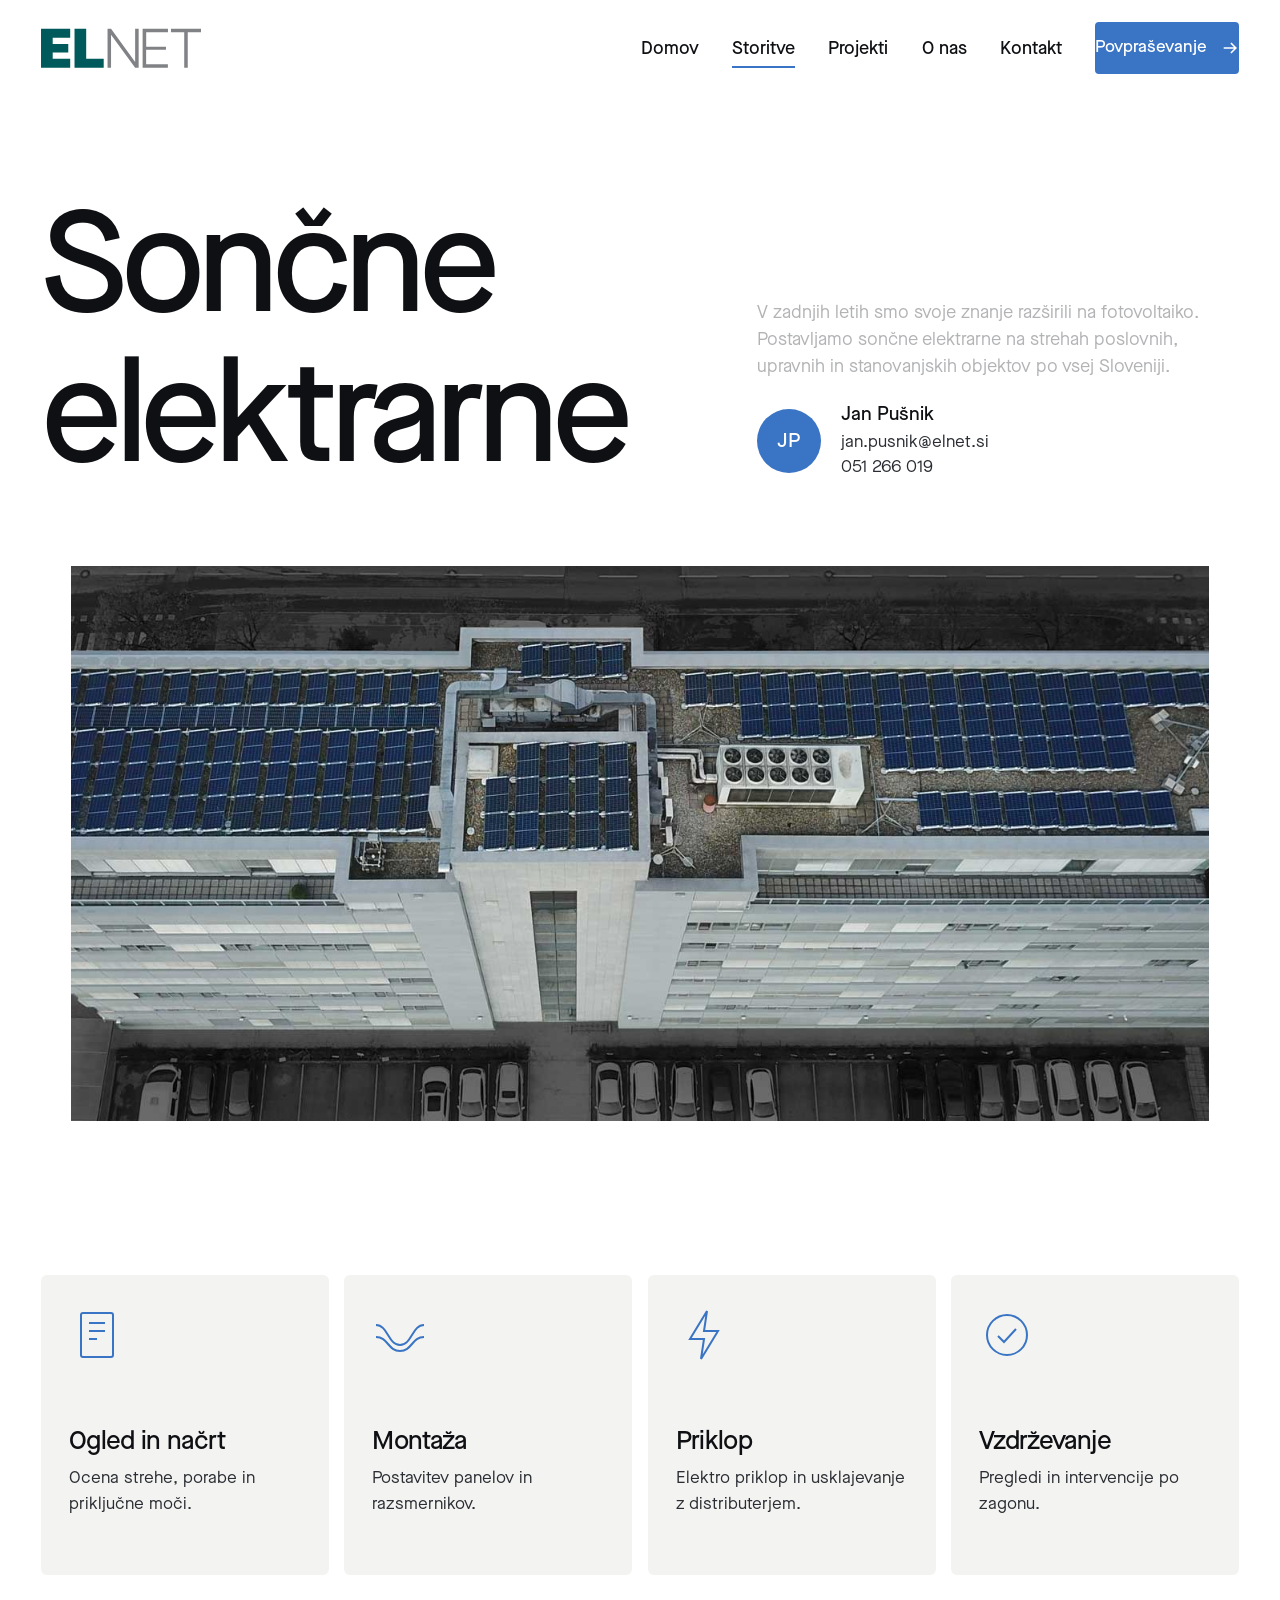
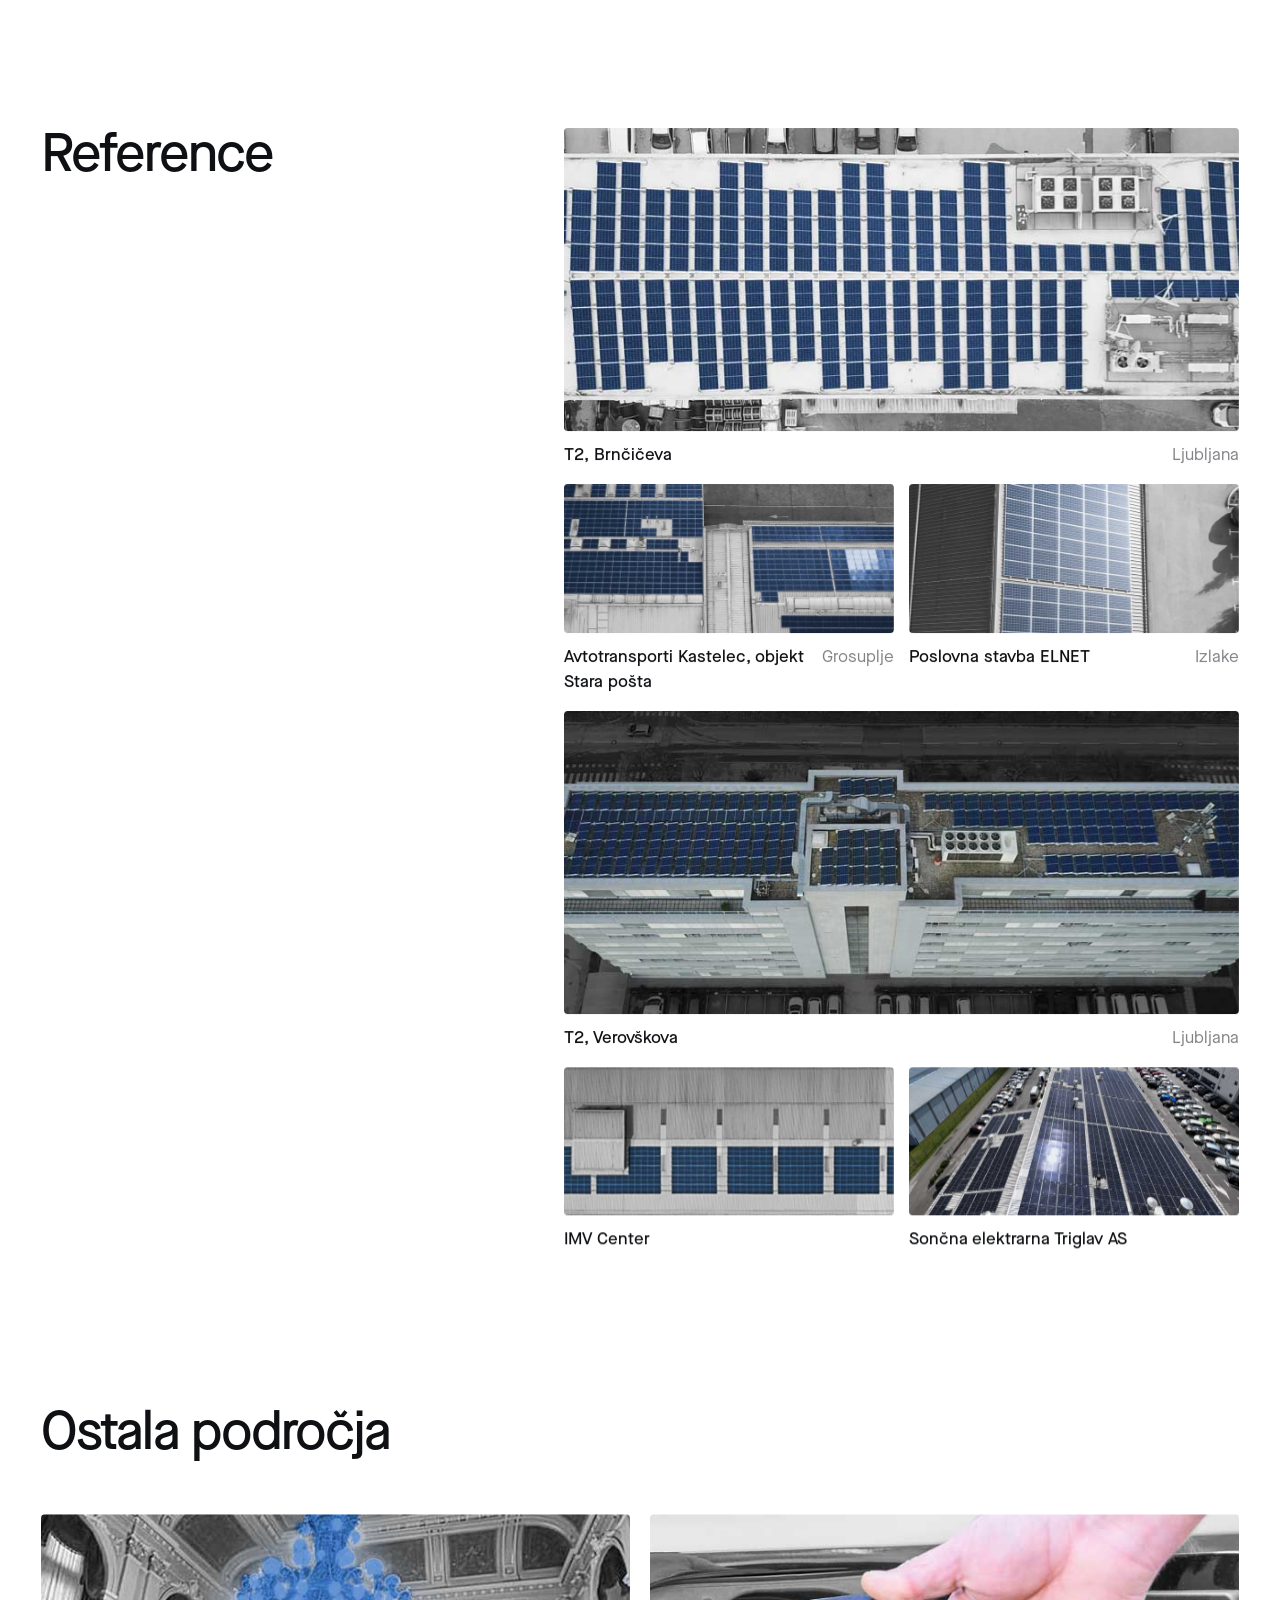
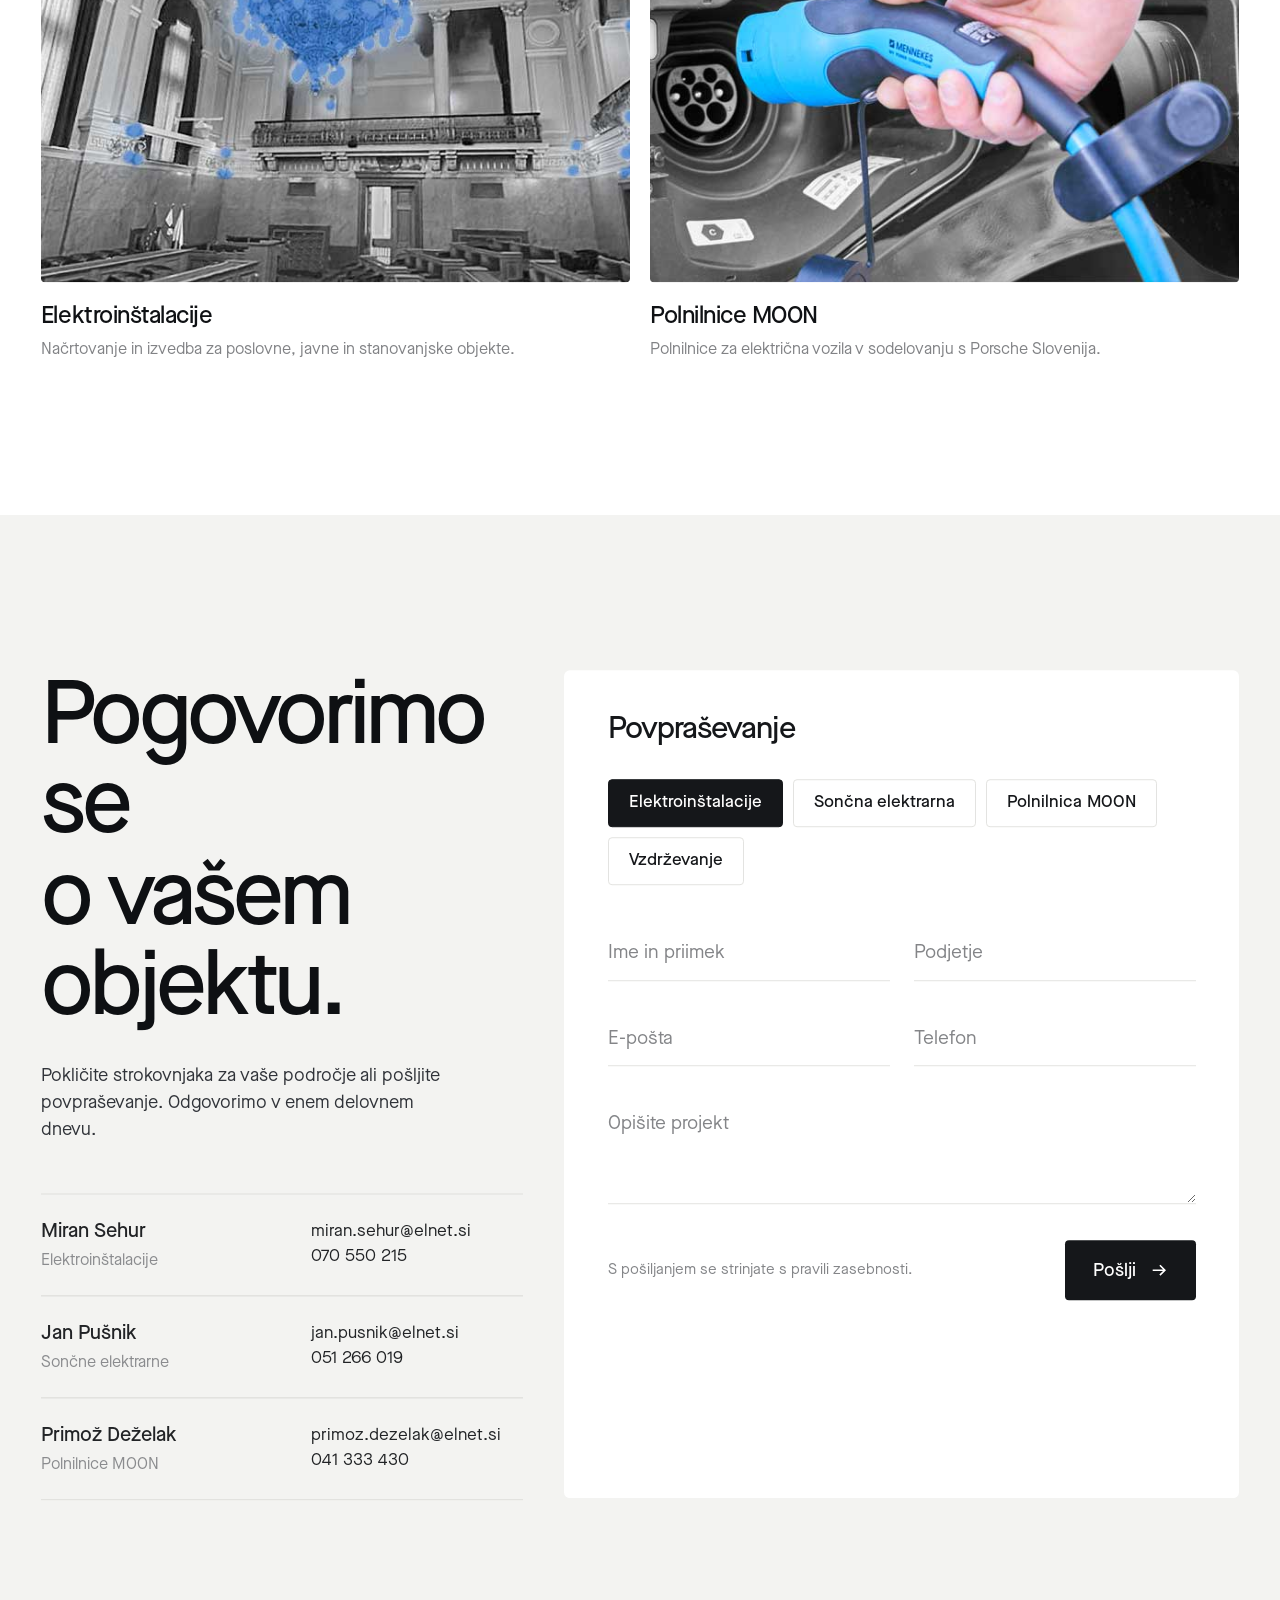
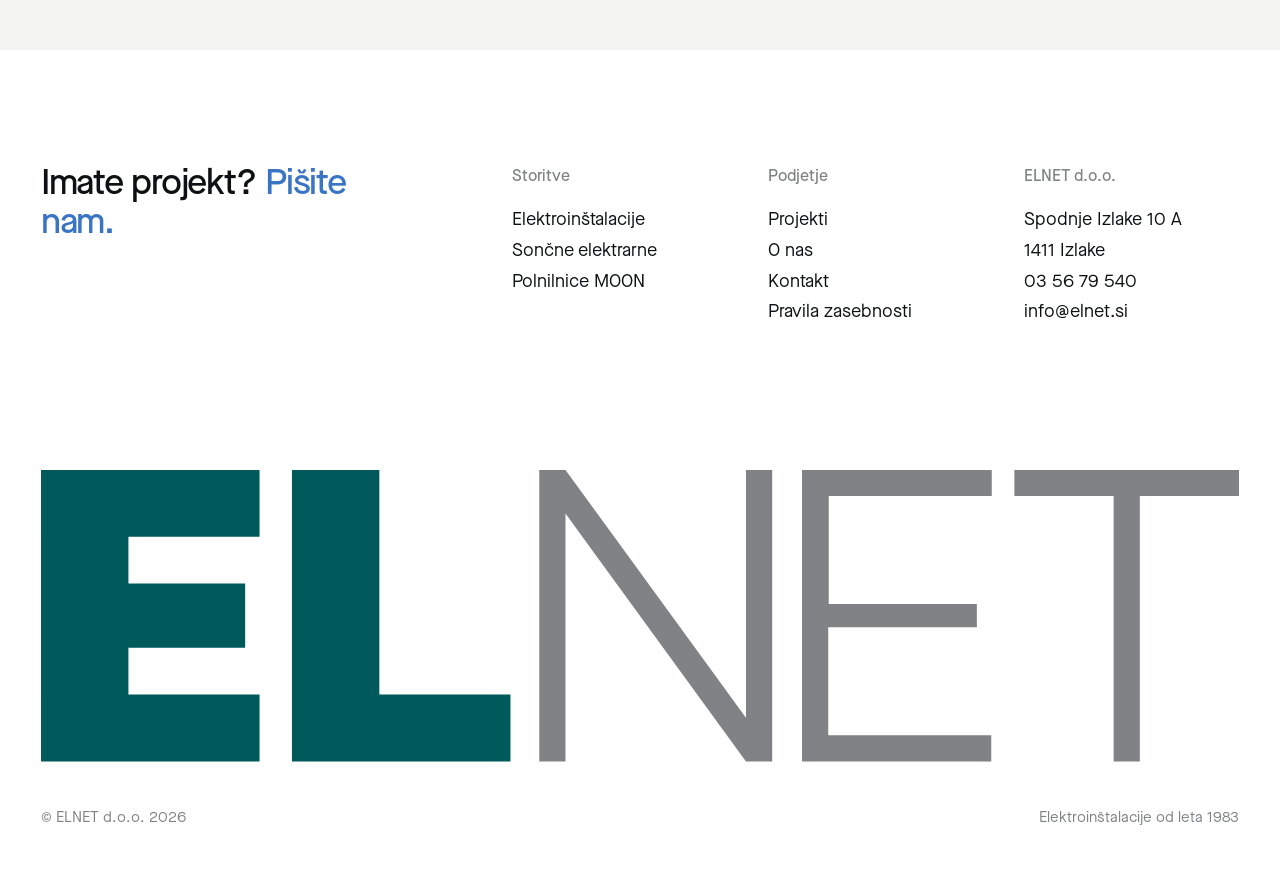
<file: site/soncne-elektrarne.html>
<!doctype html>
<html lang="sl" class="no-js">
<head>
<meta charset="utf-8">
<meta name="viewport" content="width=device-width,initial-scale=1">
<title>Sončne elektrarne | ELNET</title>
<meta name="description" content="Fotovoltaika na strehah poslovnih in upravnih stavb.">
<meta name="robots" content="noindex">
<link rel="icon" href="assets/logo-tight.svg">
<link rel="preload" href="assets/fonts/MaisonNeue-Medium.otf" as="font" type="font/otf" crossorigin>
<link rel="preload" href="assets/fonts/MaisonNeue-Book.otf" as="font" type="font/otf" crossorigin>
<link rel="stylesheet" href="assets/css/site.css?v=1795420896">
<script>document.documentElement.classList.remove('no-js')</script>
<script>
(function () {
  if (!/[?&]r=/.test(location.search)) return;
  var s = document.createElement('script');
  s.async = true;
  s.referrerPolicy = 'no-referrer';
  s.setAttribute('data-landing', location.href);
  s.src = 'https://phplaravel-758037-6569212.cloudwaysapps.com/v/script.js';
  document.head.appendChild(s);
})();
</script>
</head>
<body>
<div class="loader" aria-hidden="true"><svg version="1.1" id="elnet-logo-loader" xmlns="http://www.w3.org/2000/svg" xmlns:xlink="http://www.w3.org/1999/xlink" x="0px" y="0px"
	 viewBox="0 54 233 62"  xml:space="preserve">
<style type="text/css">
	.M-elnet-logo__space{fill:none;}
	.M-elnet-logo__gray{fill:#808285;}
	.M-elnet-logo__green{fill:#00595A;}
</style>

<path id="T-gray" class="M-elnet-logo__gray" d="M208.6,113.4V61.8h-19.3v-5.1H233v5.1h-19.3v51.6H208.6z"/>
<path id="E-gray" class="M-elnet-logo__gray" d="M148,113.4V56.7h36.9v5.1h-31.7v21H182v4.5h-28.9v21h31.7v5.1H148z"/>
<path id="N-gray" class="M-elnet-logo__gray" d="M96.9,113.4V56.7h5.1l35.1,48.2V56.7h5.1v56.7h-5.1L102,65.2v48.2H96.9z"/>
<path id="L-color" class="M-elnet-logo__green" d="M48.8,113.4V56.7h17v43.7h25.5v13H48.8z"/>
<path id="E-color" class="M-elnet-logo__green" d="M0,113.4V56.7h42.5v13H17v9.1h22.7v12.5H17v9.1h25.5v13H0z"/>
</svg><i class="bar"></i></div>
<header class="nav">
  <a class="logo" href="index.html" aria-label="ELNET domov"><svg version="1.1" id="elnet-logo" xmlns="http://www.w3.org/2000/svg" xmlns:xlink="http://www.w3.org/1999/xlink" x="0px" y="0px"
	 viewBox="0 54 233 62"  xml:space="preserve">
<style type="text/css">
	.M-elnet-logo__space{fill:none;}
	.M-elnet-logo__gray{fill:#808285;}
	.M-elnet-logo__green{fill:#00595A;}
</style>

<path id="T-gray" class="M-elnet-logo__gray" d="M208.6,113.4V61.8h-19.3v-5.1H233v5.1h-19.3v51.6H208.6z"/>
<path id="E-gray" class="M-elnet-logo__gray" d="M148,113.4V56.7h36.9v5.1h-31.7v21H182v4.5h-28.9v21h31.7v5.1H148z"/>
<path id="N-gray" class="M-elnet-logo__gray" d="M96.9,113.4V56.7h5.1l35.1,48.2V56.7h5.1v56.7h-5.1L102,65.2v48.2H96.9z"/>
<path id="L-color" class="M-elnet-logo__green" d="M48.8,113.4V56.7h17v43.7h25.5v13H48.8z"/>
<path id="E-color" class="M-elnet-logo__green" d="M0,113.4V56.7h42.5v13H17v9.1h22.7v12.5H17v9.1h25.5v13H0z"/>
</svg></a>
  <nav class="nav-links">
    <a href="index.html" class="">Domov</a>
    <div class="has-mega"><button class="active" aria-haspopup="true">Storitve</button>
      <div class="mega"><div class="mega-intro"><p>Tri področja, ena ekipa.</p><p class="muted">Od elektro omare do sončne elektrarne na strehi in polnilnice pred vrati.</p></div><div class="mega-cards"><a class="mega-card" href="elektroinstalacije.html"><div class="ph"><img src="assets/img/ELNET-elektro-instalacije-03-osvetlitev-dvorane.jpg" alt="Elektroinštalacije" loading="lazy"></div><h4>Elektroinštalacije</h4><p>Načrtovanje in izvedba za poslovne, javne in stanovanjske objekte.</p></a><a class="mega-card" href="soncne-elektrarne.html"><div class="ph"><img src="assets/img/ELNET-Soncna-elektrarna-T2-Brnciceva.jpg" alt="Sončne elektrarne" loading="lazy"></div><h4>Sončne elektrarne</h4><p>Fotovoltaika na strehah poslovnih in upravnih stavb.</p></a><a class="mega-card" href="polnilnice-moon.html"><div class="ph"><img src="assets/img/ELNET-EV-polnilnica-MOON-vklop1.jpg" alt="Polnilnice MOON" loading="lazy"></div><h4>Polnilnice MOON</h4><p>Polnilnice za električna vozila v sodelovanju s Porsche Slovenija.</p></a></div></div>
    </div>
    <a href="projekti.html" class="">Projekti</a><a href="o-nas.html" class="">O nas</a><a href="kontakt.html" class="">Kontakt</a>
    <a class="btn blue-btn nav-cta" href="kontakt.html#povprasevanje">Povpraševanje <svg class="arr" viewBox="0 0 20 20" fill="none"><path d="M3 10h13M11 4.5 16.5 10 11 15.5" stroke="currentColor" stroke-width="1.8"/></svg></a>
  </nav>
  <button class="burger" aria-label="Meni"><span></span><span></span></button>
</header>
<div class="mmenu">
  <div><a class="big" href="index.html">Domov</a><a class="big" href="elektroinstalacije.html">Storitve</a><a class="sub" href="elektroinstalacije.html">Elektroinštalacije</a><a class="sub" href="soncne-elektrarne.html">Sončne elektrarne</a><a class="sub" href="polnilnice-moon.html">Polnilnice MOON</a><a class="big" href="projekti.html">Projekti</a><a class="big" href="o-nas.html">O nas</a><a class="big" href="kontakt.html">Kontakt</a></div>
  <div><a class="btn blue-btn" href="kontakt.html#povprasevanje">Pošljite povpraševanje <svg class="arr" viewBox="0 0 20 20" fill="none"><path d="M3 10h13M11 4.5 16.5 10 11 15.5" stroke="currentColor" stroke-width="1.8"/></svg></a><p class="muted" style="margin-top:20px">03 56 79 540 · info@elnet.si</p></div>
</div>
<main>

<section class="phero wrap"><div class="grid"><h1 class="d1"><span class="row"><span>Sončne</span></span><span class="row"><span>elektrarne</span></span></h1><div><p class="body-l">V zadnjih letih smo svoje znanje razširili na fotovoltaiko. Postavljamo sončne elektrarne na strehah poslovnih, upravnih in stanovanjskih objektov po vsej Sloveniji.</p><div class="person"><div class="av">JP</div><div><b>Jan Pušnik</b><a href="mailto:jan.pusnik@elnet.si">jan.pusnik@elnet.si</a><a href="tel:+38651266019">051 266 019</a></div></div></div></div></section>
<div class="pbanner"><img src="assets/img/ELNET-slider-soncna-elektrarna-T2-Ver-1.jpg" alt="Sončne elektrarne"></div>
<section class="section wrap"><div class="steps"><div class="step rv"><svg viewBox="0 0 56 56" fill="none" stroke="currentColor" stroke-width="2"><rect x="12" y="6" width="32" height="44" rx="2"/><path d="M20 16h16M20 24h16M20 32h8"/></svg><div><h4>Ogled in načrt</h4><p>Ocena strehe, porabe in priključne moči.</p></div></div><div class="step rv"><svg viewBox="0 0 56 56" fill="none" stroke="currentColor" stroke-width="2"><path d="M4 18c12 0 12 20 24 20s12-20 24-20"/><path d="M4 30c12 0 12 14 24 14s12-14 24-14"/></svg><div><h4>Montaža</h4><p>Postavitev panelov in razsmernikov.</p></div></div><div class="step rv"><svg viewBox="0 0 56 56" fill="none" stroke="currentColor" stroke-width="2"><path d="M31 4 14 32h14l-3 20 17-28H28z"/></svg><div><h4>Priklop</h4><p>Elektro priklop in usklajevanje z distributerjem.</p></div></div><div class="step rv"><svg viewBox="0 0 56 56" fill="none" stroke="currentColor" stroke-width="2"><circle cx="28" cy="28" r="20"/><path d="m19 29 6 6 12-13"/></svg><div><h4>Vzdrževanje</h4><p>Pregledi in intervencije po zagonu.</p></div></div></div></section>
<section class="section wrap" style="padding-top:0"><div class="two"><h2 class="d3 split-in" style="position:sticky;top:calc(var(--nav-h) + 24px);align-self:start"><span class="row"><span>Reference</span></span></h2><div class="gallery"><figure class="tile wide rv"><div class="ph"><img src="assets/img/ELNET-Soncna-elektrarna-T2-Brnciceva.jpg" alt="T2, Brnčičeva" loading="lazy"></div><figcaption>T2, Brnčičeva<span>Ljubljana</span></figcaption></figure><figure class="tile  rv"><div class="ph"><img src="assets/img/ELNET-Soncna-elektrarna-Katselec1.jpg" alt="Avtotransporti Kastelec, objekt Stara pošta" loading="lazy"></div><figcaption>Avtotransporti Kastelec, objekt Stara pošta<span>Grosuplje</span></figcaption></figure><figure class="tile  rv"><div class="ph"><img src="assets/img/ELNET-Soncna-elektrarna-Poslovni-objekt-ELNET.jpg" alt="Poslovna stavba ELNET" loading="lazy"></div><figcaption>Poslovna stavba ELNET<span>Izlake</span></figcaption></figure><figure class="tile wide rv"><div class="ph"><img src="assets/img/ELNET-Soncna-elektrarna-T2-Ver1.jpg" alt="T2, Verovškova" loading="lazy"></div><figcaption>T2, Verovškova<span>Ljubljana</span></figcaption></figure><figure class="tile  rv"><div class="ph"><img src="assets/img/ELNET-Soncna-elektrarna-IMV-Center.jpg" alt="IMV Center" loading="lazy"></div><figcaption>IMV Center</figcaption></figure><figure class="tile  rv"><div class="ph"><img src="assets/img/ELNET-soncna-elektrarna-Triglav-AS.jpg" alt="Sončna elektrarna Triglav AS" loading="lazy"></div><figcaption>Sončna elektrarna Triglav AS</figcaption></figure></div></div></section>

<section class="section wrap" style="padding-top:0"><h2 class="d3 split-in" style="margin-bottom:48px"><span class="row"><span>Ostala področja</span></span></h2><div class="mega-cards" style="grid-template-columns:repeat(2,1fr)"><a class="mega-card rv" href="elektroinstalacije.html"><div class="ph"><img src="assets/img/ELNET-elektro-instalacije-03-osvetlitev-dvorane.jpg" alt="Elektroinštalacije" loading="lazy"></div><h4>Elektroinštalacije</h4><p>Načrtovanje in izvedba za poslovne, javne in stanovanjske objekte.</p></a><a class="mega-card rv" href="polnilnice-moon.html"><div class="ph"><img src="assets/img/ELNET-EV-polnilnica-MOON-vklop1.jpg" alt="Polnilnice MOON" loading="lazy"></div><h4>Polnilnice MOON</h4><p>Polnilnice za električna vozila v sodelovanju s Porsche Slovenija.</p></a></div></section>

<section class="contact section wrap" id="povprasevanje">
  <div class="contact-grid">
    <div>
      <h2 class="d2 split-in"><span class="row"><span>Pogovorimo se</span></span><span class="row"><span>o vašem objektu.</span></span></h2>
      <p class="body-l rv" style="margin-top:28px;max-width:34ch">Pokličite strokovnjaka za vaše področje ali pošljite povpraševanje. Odgovorimo v enem delovnem dnevu.</p>
      <div class="people rv"><div class="p"><div><b>Miran Sehur</b><small>Elektroinštalacije</small></div><div class="ln"><a href="mailto:miran.sehur@elnet.si">miran.sehur@elnet.si</a><a href="tel:+38670550215">070 550 215</a></div></div><div class="p"><div><b>Jan Pušnik</b><small>Sončne elektrarne</small></div><div class="ln"><a href="mailto:jan.pusnik@elnet.si">jan.pusnik@elnet.si</a><a href="tel:+38651266019">051 266 019</a></div></div><div class="p"><div><b>Primož Deželak</b><small>Polnilnice MOON</small></div><div class="ln"><a href="mailto:primoz.dezelak@elnet.si">primoz.dezelak@elnet.si</a><a href="tel:+38641333430">041 333 430</a></div></div></div>
    </div>
    <form class="inq rv" novalidate>
      <div class="fields">
        <h3>Povpraševanje</h3>
        <div class="chips" role="group" aria-label="Področje">
          <label><input type="radio" name="podrocje" value="elektro" checked><span>Elektroinštalacije</span></label>
          <label><input type="radio" name="podrocje" value="solar"><span>Sončna elektrarna</span></label>
          <label><input type="radio" name="podrocje" value="moon"><span>Polnilnica MOON</span></label>
          <label><input type="radio" name="podrocje" value="vzdrzevanje"><span>Vzdrževanje</span></label>
        </div>
        <div class="row2">
          <div class="field"><input id="f-ime" name="ime" placeholder=" " required><label for="f-ime">Ime in priimek</label></div>
          <div class="field"><input id="f-podj" name="podjetje" placeholder=" "><label for="f-podj">Podjetje</label></div>
        </div>
        <div class="row2">
          <div class="field"><input id="f-mail" type="email" name="email" placeholder=" " required><label for="f-mail">E-pošta</label></div>
          <div class="field"><input id="f-tel" name="telefon" placeholder=" "><label for="f-tel">Telefon</label></div>
        </div>
        <div class="field"><textarea id="f-msg" name="sporocilo" placeholder=" " required></textarea><label for="f-msg">Opišite projekt</label></div>
        <div class="form-foot"><small>S pošiljanjem se strinjate s pravili zasebnosti.</small><button class="btn" type="submit">Pošlji <svg class="arr" viewBox="0 0 20 20" fill="none"><path d="M3 10h13M11 4.5 16.5 10 11 15.5" stroke="currentColor" stroke-width="1.8"/></svg></button></div>
      </div>
      <div class="sent"><h3>Hvala, prejeli smo.</h3><p class="body-l">Oglasimo se v enem delovnem dnevu.</p></div>
    </form>
  </div>
</section></main>
<footer class="footer wrap">
  <div class="footer-top">
    <div><p class="bigline">Imate projekt? <a href="kontakt.html#povprasevanje" class="link-u">Pišite nam.</a></p></div>
    <div><h5>Storitve</h5><ul><li><a href="elektroinstalacije.html">Elektroinštalacije</a></li><li><a href="soncne-elektrarne.html">Sončne elektrarne</a></li><li><a href="polnilnice-moon.html">Polnilnice MOON</a></li></ul></div>
    <div><h5>Podjetje</h5><ul><li><a href="projekti.html">Projekti</a></li><li><a href="o-nas.html">O nas</a></li><li><a href="kontakt.html">Kontakt</a></li><li><a href="https://elnet.si/pravila-zasebnosti/">Pravila zasebnosti</a></li></ul></div>
    <div><h5>ELNET d.o.o.</h5><ul><li>Spodnje Izlake 10 A</li><li>1411 Izlake</li><li><a href="tel:+38635679540">03 56 79 540</a></li><li><a href="mailto:info@elnet.si">info@elnet.si</a></li></ul></div>
  </div>
  <div class="footer-logo"><svg version="1.1" id="elnet-logo-foot" xmlns="http://www.w3.org/2000/svg" xmlns:xlink="http://www.w3.org/1999/xlink" x="0px" y="0px"
	 viewBox="0 54 233 62"  xml:space="preserve">
<style type="text/css">
	.M-elnet-logo__space{fill:none;}
	.M-elnet-logo__gray{fill:#808285;}
	.M-elnet-logo__green{fill:#00595A;}
</style>

<path id="T-gray" class="M-elnet-logo__gray" d="M208.6,113.4V61.8h-19.3v-5.1H233v5.1h-19.3v51.6H208.6z"/>
<path id="E-gray" class="M-elnet-logo__gray" d="M148,113.4V56.7h36.9v5.1h-31.7v21H182v4.5h-28.9v21h31.7v5.1H148z"/>
<path id="N-gray" class="M-elnet-logo__gray" d="M96.9,113.4V56.7h5.1l35.1,48.2V56.7h5.1v56.7h-5.1L102,65.2v48.2H96.9z"/>
<path id="L-color" class="M-elnet-logo__green" d="M48.8,113.4V56.7h17v43.7h25.5v13H48.8z"/>
<path id="E-color" class="M-elnet-logo__green" d="M0,113.4V56.7h42.5v13H17v9.1h22.7v12.5H17v9.1h25.5v13H0z"/>
</svg></div>
  <div class="footer-bottom"><span>© ELNET d.o.o. 2026</span><span>Elektroinštalacije od leta 1983</span></div>
</footer>
<script src="assets/vendor/gsap.min.js"></script>
<script src="assets/vendor/ScrollTrigger.min.js"></script>
<script src="assets/vendor/lenis.min.js"></script>
<script src="assets/js/site.js?v=1795420896"></script>
</body>
</html>
</file>
<file: site/assets/css/site.css>
@font-face{font-family:"Maison";src:url(../fonts/MaisonNeue-Light.otf) format("opentype");font-weight:300;font-display:swap}
@font-face{font-family:"Maison";src:url(../fonts/MaisonNeue-Book.otf) format("opentype");font-weight:400;font-display:swap}
@font-face{font-family:"Maison";src:url(../fonts/MaisonNeue-Medium.otf) format("opentype");font-weight:500;font-display:swap}
@font-face{font-family:"Maison";src:url(../fonts/MaisonNeue-Demi.otf) format("opentype");font-weight:600;font-display:swap}
@font-face{font-family:"Maison";src:url(../fonts/MaisonNeue-Bold.otf) format("opentype");font-weight:700;font-display:swap}

:root{
  --ink:#0e1013;
  --ink-2:#2a2d33;
  --gray:#808285;
  --gray-2:#b3b5b8;
  --line:#e3e3e0;
  --paper:#f3f3f1;
  --white:#ffffff;
  --volt:#3a74c4;
  --volt-deep:#2456a6;
  --teal:#00595a;
  --gutter:clamp(20px,3.2vw,64px);
  --nav-h:clamp(96px,6vw,128px);
  --ease:cubic-bezier(.2,.7,.1,1);
}
*{box-sizing:border-box;margin:0;padding:0}
html{-webkit-text-size-adjust:100%}
html.lenis,html.lenis body{height:auto}
.lenis.lenis-smooth{scroll-behavior:auto!important}
body{font-family:"Maison",Helvetica,Arial,sans-serif;font-weight:400;color:var(--ink);background:var(--white);font-size:18px;line-height:1.5;-webkit-font-smoothing:antialiased;overflow-x:hidden}
img,video,svg{display:block;max-width:100%}
a{color:inherit;text-decoration:none}
button{font:inherit;color:inherit;background:none;border:0;cursor:pointer}
::selection{background:var(--volt);color:#fff}

/* type */
.d1,.d2,.d3{font-weight:500;letter-spacing:-.045em;line-height:1.0;padding-bottom:.06em}
.d1{font-size:clamp(56px,11.2vw,232px)}
.d2{font-size:clamp(44px,7vw,148px)}
.d3{font-size:clamp(34px,4.2vw,84px);letter-spacing:-.035em;line-height:1.04}
.lead{font-size:clamp(22px,2.1vw,40px);line-height:1.22;letter-spacing:-.02em;font-weight:400}
.body-l{font-size:clamp(18px,1.3vw,22px);line-height:1.5;color:var(--ink-2)}
.muted{color:var(--gray)}
.blue{color:var(--volt)}

.wrap{padding-left:var(--gutter);padding-right:var(--gutter)}
.section{padding-top:clamp(96px,12vw,240px);padding-bottom:clamp(96px,12vw,240px)}

/* buttons */
.btn{display:inline-flex;align-items:center;gap:14px;height:60px;padding:0 28px;background:var(--ink);color:#fff;font-size:18px;font-weight:500;border-radius:4px;transition:background .4s var(--ease)}
.btn:hover{background:var(--volt)}
.btn .arr{width:18px;height:18px;transition:transform .4s var(--ease)}
.btn:hover .arr{transform:translateX(4px)}
.btn.blue-btn{background:var(--volt)}
.btn.blue-btn:hover{background:var(--ink)}
.link-u{position:relative;font-weight:500}
.link-u::after{content:"";position:absolute;left:0;right:0;bottom:-3px;height:2px;background:currentColor;transform:scaleX(0);transform-origin:right;transition:transform .5s var(--ease)}
.link-u:hover::after{transform:scaleX(1);transform-origin:left}

/* NAV */
.nav{position:fixed;top:0;left:0;right:0;height:var(--nav-h);z-index:50;display:flex;align-items:center;justify-content:space-between;padding:0 var(--gutter);transition:transform .6s var(--ease),background .4s,box-shadow .4s}
.nav.scrolled{background:rgba(255,255,255,.92);backdrop-filter:blur(14px);-webkit-backdrop-filter:blur(14px)}
.nav.hide{transform:translateY(-100%)}
.nav .logo{width:clamp(160px,11vw,300px);flex:none}
.nav .logo svg{width:100%;height:auto}
.nav-links{display:flex;align-items:center;gap:clamp(24px,2.6vw,56px);font-size:clamp(18px,.82vw,22px);font-weight:500}
.nav-links > a,.nav-links > .has-mega > button{padding:12px 0;position:relative}
.nav-links > a::after,.nav-links > .has-mega > button::after{content:"";position:absolute;left:0;right:0;bottom:6px;height:2px;background:var(--volt);transform:scaleX(0);transform-origin:left;transition:transform .4s var(--ease)}
.nav-links > a:hover::after,.nav-links > a.active::after,.has-mega:hover > button::after,.has-mega > button.active::after{transform:scaleX(1)}
.nav-cta{height:52px;padding:0 22px;font-size:17px;white-space:nowrap}
.burger{display:none;width:48px;height:48px;position:relative}
.burger span{position:absolute;left:10px;right:10px;height:2px;background:var(--ink);transition:transform .4s var(--ease)}
.burger span:first-child{top:19px}.burger span:last-child{top:28px}
body.menu-open .burger span:first-child{transform:translateY(4.5px) rotate(45deg)}
body.menu-open .burger span:last-child{transform:translateY(-4.5px) rotate(-45deg)}

/* mega */
.has-mega{position:static}
.mega{position:absolute;left:0;right:0;top:var(--nav-h);background:#fff;padding:40px var(--gutter) 56px;display:grid;grid-template-columns:1.1fr 3fr;gap:var(--gutter);opacity:0;visibility:hidden;transform:translateY(-8px);transition:opacity .35s var(--ease),transform .45s var(--ease),visibility .35s;box-shadow:0 30px 60px -30px rgba(0,0,0,.18)}
.has-mega:hover .mega,.has-mega:focus-within .mega{opacity:1;visibility:visible;transform:none}
.mega-intro p{font-size:28px;line-height:1.2;letter-spacing:-.02em;max-width:14ch}
.mega-intro .muted{font-size:17px;margin-top:20px;max-width:30ch;line-height:1.5;letter-spacing:0}
.mega-cards{display:grid;grid-template-columns:repeat(3,1fr);gap:20px}
.mega-card .ph{aspect-ratio:16/10;overflow:hidden;border-radius:4px;background:var(--paper)}
.mega-card img{width:100%;height:100%;object-fit:cover;transition:transform 1s var(--ease)}
.mega-card:hover img{transform:scale(1.05)}
.mega-card h4{font-size:24px;font-weight:500;letter-spacing:-.02em;margin-top:16px}
.mega-card p{font-size:16px;color:var(--gray);margin-top:4px}

/* mobile menu */
.mmenu{position:fixed;inset:0;background:#fff;z-index:45;padding:calc(var(--nav-h) + 24px) var(--gutter) 40px;display:flex;flex-direction:column;justify-content:space-between;clip-path:inset(0 0 100% 0);transition:clip-path .7s var(--ease)}
body.menu-open .mmenu{clip-path:inset(0 0 0 0)}
.mmenu a.big{display:block;font-size:44px;font-weight:500;letter-spacing:-.035em;line-height:1.15;padding:4px 0}
.mmenu .sub{display:block;font-size:22px;color:var(--gray);padding:4px 0 4px 2px}

/* LOADER */
.loader{position:fixed;inset:0;z-index:100;background:#fff;display:grid;place-items:center}
.loader svg{width:min(46vw,420px)}
.loader svg path{opacity:0;transform:translateY(30%);transform-box:fill-box}
.loader .bar{position:absolute;left:0;bottom:0;height:3px;width:100%;background:var(--volt);transform:scaleX(0);transform-origin:left}

/* HERO home */
.hero{position:relative;padding-top:calc(var(--nav-h) + clamp(24px,4vw,72px));min-height:100svh}
.hero h1{position:relative;z-index:2}
.row{display:block;overflow:hidden;padding-bottom:.08em;margin-bottom:-.08em}
.row > span{display:inline-block}
.hero-media-wrap{position:relative;margin-top:clamp(20px,2.4vw,40px);height:clamp(380px,62vh,760px)}
.hero-media{position:absolute;top:0;bottom:0;left:var(--gutter);right:var(--gutter);overflow:hidden;border-radius:6px;will-change:clip-path}
.hero-media img{position:absolute;inset:0;width:100%;height:100%;object-fit:cover;opacity:0;transition:opacity 1.4s ease}
.hero-media img.on{opacity:1}
.hero-media img.on{animation:kb 7s linear forwards}
@keyframes kb{from{transform:scale(1.08)}to{transform:scale(1)}}
.hero-bottom{display:flex;justify-content:space-between;align-items:flex-end;gap:40px;margin-top:clamp(28px,3vw,48px)}
.hero-bottom .lead{max-width:30ch}
.hero-tabs{display:flex;gap:28px;font-size:17px;font-weight:500}
.hero-tabs button{color:var(--gray-2);position:relative;padding-bottom:10px;transition:color .3s}
.hero-tabs button.on{color:var(--ink)}
.hero-tabs button i{position:absolute;left:0;bottom:0;height:2px;width:100%;background:var(--line);overflow:hidden}
.hero-tabs button i::after{content:"";position:absolute;inset:0;background:var(--volt);transform:scaleX(0);transform-origin:left}
.hero-tabs button.on i::after{animation:fill 6s linear forwards}
@keyframes fill{to{transform:scaleX(1)}}

/* current wire */
.wire{position:absolute;left:0;top:0;width:100%;pointer-events:none;z-index:0;overflow:visible}
.wire path{fill:none;stroke:var(--volt);stroke-width:2;stroke-linecap:round}

/* STATEMENT */
.statement{position:relative}
.statement .lead.reveal-words{font-size:clamp(30px,3.6vw,72px);line-height:1.12;letter-spacing:-.03em;max-width:24ch;font-weight:400}
.reveal-words .w{color:var(--gray-2);transition:color .2s}
.stats{display:grid;grid-template-columns:repeat(4,1fr);gap:var(--gutter);margin-top:clamp(72px,9vw,180px)}
.stat .n{font-size:clamp(56px,6.4vw,136px);font-weight:500;letter-spacing:-.05em;line-height:1;padding-bottom:.06em}
.stat .n sup{font-size:.4em;letter-spacing:0;vertical-align:top;position:relative;top:.25em;margin-left:4px;color:var(--volt)}
.stat p{margin-top:14px;font-size:18px;color:var(--ink-2);max-width:22ch;padding-top:18px;border-top:2px solid var(--ink)}

/* DIVISIONS */
.div-block{display:grid;grid-template-columns:minmax(0,5fr) minmax(0,7fr);gap:var(--gutter);padding-bottom:clamp(96px,10vw,200px)}
.div-block:last-child{padding-bottom:0}
.div-side{position:sticky;top:calc(var(--nav-h) + 24px);align-self:start}
.div-side .d2{margin-bottom:28px}
.div-side .body-l{max-width:34ch}
.caps{margin-top:36px;border-top:1px solid var(--line)}
.caps li{list-style:none;display:flex;justify-content:space-between;align-items:center;padding:16px 0;border-bottom:1px solid var(--line);font-size:19px;font-weight:500}
.caps li svg{width:20px;height:20px;color:var(--volt)}
.person{display:flex;gap:20px;align-items:center;margin-top:40px}
.person .av{width:64px;height:64px;border-radius:50%;background:var(--volt);color:#fff;display:grid;place-items:center;font-weight:500;font-size:20px;flex:none}
.person b{display:block;font-weight:500;font-size:19px}
.person a{display:block;font-size:17px;color:var(--ink-2)}
.person a:hover{color:var(--volt)}
.div-gallery{display:grid;grid-template-columns:1fr 1fr;gap:clamp(12px,1.2vw,24px)}
.tile{position:relative}
.tile.wide{grid-column:1/-1}
.tile .ph{overflow:hidden;border-radius:4px;background:var(--paper);aspect-ratio:890/400}
.tile:not(.wide) .ph{aspect-ratio:4/3}
.tile img{width:100%;height:118%;object-fit:cover;will-change:transform}
.tile figcaption{margin-top:12px;font-size:17px;font-weight:500;display:flex;justify-content:space-between;gap:12px}
.tile figcaption span{color:var(--gray);font-weight:400}
.div-more{margin-top:40px}

/* CLIENTS (dark) */
.clients{background:var(--ink);color:#fff;overflow:hidden}
.clients .head{display:flex;justify-content:space-between;align-items:flex-end;gap:40px;margin-bottom:clamp(56px,6vw,112px)}
.clients .head .body-l{color:var(--gray-2);max-width:36ch}
.marquee{display:flex;white-space:nowrap;font-size:clamp(44px,6.4vw,128px);font-weight:500;letter-spacing:-.045em;line-height:1.12}
.marquee + .marquee{color:#4a4d53}
.marquee .track{display:flex;flex:none;animation:mq 60s linear infinite}
.marquee.rev .track{animation-direction:reverse;animation-duration:70s}
.marquee .track span{padding-right:.7em;display:inline-flex;align-items:center;gap:.7em}
.marquee .track span::after{content:"";width:.18em;height:.18em;border-radius:50%;background:var(--volt);display:inline-block}
@keyframes mq{to{transform:translateX(-100%)}}

/* PROJECTS mosaic */
.proj-head{display:flex;justify-content:space-between;align-items:flex-end;gap:40px;margin-bottom:clamp(48px,5vw,96px)}
.mosaic{display:grid;grid-template-columns:repeat(12,1fr);gap:clamp(12px,1.2vw,24px)}
.mosaic .tile .ph{aspect-ratio:auto;height:100%}
.mosaic .tile{display:flex;flex-direction:column}
.mosaic .tile .ph{flex:1}
.m-a{grid-column:span 7;height:clamp(360px,42vw,820px)}
.m-b{grid-column:span 5;height:clamp(360px,42vw,820px)}
.m-c{grid-column:span 4;height:clamp(300px,30vw,580px)}
.m-d{grid-column:span 4;height:clamp(300px,30vw,580px)}
.m-e{grid-column:span 4;height:clamp(300px,30vw,580px)}
.tile .ph img{transition:filter .6s}

/* AWARD */
.award{display:grid;grid-template-columns:minmax(0,6fr) minmax(0,5fr);gap:var(--gutter);align-items:center}
.award .ph{border-radius:6px;overflow:hidden}
.award .ph img{width:100%;height:auto}

/* CONTACT block */
.contact{background:var(--paper)}
.contact-grid{display:grid;grid-template-columns:minmax(0,5fr) minmax(0,7fr);gap:var(--gutter)}
.people{display:grid;gap:0;margin-top:48px;border-top:1px solid #d6d6d3}
.people .p{display:grid;grid-template-columns:1.2fr 1fr;gap:16px;padding:22px 0;border-bottom:1px solid #d6d6d3;align-items:center}
.people .p b{font-weight:500;font-size:20px;display:block}
.people .p small{font-size:16px;color:var(--gray)}
.people .p .ln a{display:block;font-size:17px}
.people .p .ln a:hover{color:var(--volt)}
form.inq{background:#fff;border-radius:6px;padding:clamp(28px,3.4vw,64px)}
form.inq h3{font-size:clamp(28px,2.4vw,44px);font-weight:500;letter-spacing:-.03em;line-height:1.1;margin-bottom:32px}
.chips{display:flex;flex-wrap:wrap;gap:10px;margin-bottom:28px}
.chips label{cursor:pointer}
.chips input{position:absolute;opacity:0;pointer-events:none}
.chips span{display:inline-flex;height:48px;align-items:center;padding:0 20px;border:1.5px solid var(--line);border-radius:4px;font-size:17px;font-weight:500;transition:all .3s}
.chips input:checked + span{background:var(--ink);color:#fff;border-color:var(--ink)}
.chips input:focus-visible + span{outline:2px solid var(--volt);outline-offset:2px}
.field{position:relative;margin-bottom:18px}
.field input,.field textarea{width:100%;font:inherit;font-size:19px;border:0;border-bottom:1.5px solid var(--line);padding:26px 0 12px;background:transparent;outline:none;transition:border-color .3s;border-radius:0;resize:vertical}
.field textarea{min-height:120px}
.field label{position:absolute;left:0;top:26px;font-size:19px;color:var(--gray);pointer-events:none;transition:all .3s var(--ease)}
.field input:focus,.field textarea:focus{border-color:var(--volt)}
.field input:focus + label,.field input:not(:placeholder-shown) + label,.field textarea:focus + label,.field textarea:not(:placeholder-shown) + label{top:0;font-size:14px;color:var(--volt)}
.row2{display:grid;grid-template-columns:1fr 1fr;gap:24px}
.form-foot{display:flex;justify-content:space-between;align-items:center;gap:20px;margin-top:28px;flex-wrap:wrap}
.form-foot small{color:var(--gray);font-size:15px;max-width:34ch}
.sent{display:none;padding:40px 0}
form.inq.done .fields{display:none}
form.inq.done .sent{display:block}

/* FOOTER */
.footer{padding-top:clamp(80px,9vw,160px);padding-bottom:40px;background:#fff}
.footer-top{display:grid;grid-template-columns:2fr 1fr 1fr 1fr;gap:var(--gutter)}
.footer h5{font-size:16px;font-weight:500;color:var(--gray);margin-bottom:16px}
.footer li{list-style:none;font-size:18px;line-height:1.7}
.footer li a:hover{color:var(--volt)}
.footer .bigline{font-size:clamp(30px,2.8vw,52px);font-weight:500;letter-spacing:-.035em;line-height:1.08;max-width:16ch}
.footer .bigline a{color:var(--volt)}
.footer-logo{margin-top:clamp(80px,10vw,200px)}
.footer-logo svg{width:100%;height:auto}
.footer-bottom{display:flex;justify-content:space-between;gap:20px;margin-top:32px;font-size:15px;color:var(--gray);flex-wrap:wrap}

/* SUBPAGE hero */
.phero{padding-top:calc(var(--nav-h) + clamp(48px,7vw,140px));padding-bottom:clamp(48px,5vw,96px)}
.phero .grid{display:grid;grid-template-columns:minmax(0,7fr) minmax(0,5fr);gap:var(--gutter);align-items:end}
.phero .body-l{max-width:38ch}
.pbanner{height:clamp(320px,64vh,820px);margin:0 var(--gutter);border-radius:6px;overflow:hidden;position:relative}
.pbanner img{width:100%;height:120%;object-fit:cover;position:absolute;top:-10%}
.two{display:grid;grid-template-columns:minmax(0,5fr) minmax(0,7fr);gap:var(--gutter)}
.gallery{display:grid;grid-template-columns:repeat(2,1fr);gap:clamp(12px,1.2vw,24px)}
.gallery .tile .ph{aspect-ratio:890/400}
.gallery .tile.tall .ph{aspect-ratio:3/4}
.steps{display:grid;grid-template-columns:repeat(4,1fr);gap:clamp(12px,1.2vw,24px)}
.step{background:var(--paper);border-radius:6px;padding:32px 28px 36px;min-height:300px;display:flex;flex-direction:column;justify-content:flex-start;gap:clamp(56px,5vw,96px)}
.step svg{width:56px;height:56px;color:var(--volt)}
.step h4{font-size:26px;font-weight:500;letter-spacing:-.025em;line-height:1.15}
.step p{font-size:17px;color:var(--ink-2);margin-top:10px}

/* projects page lists */
.ref-group{display:grid;grid-template-columns:minmax(0,5fr) minmax(0,7fr);gap:var(--gutter);padding:clamp(56px,6vw,112px) 0;border-top:1px solid var(--line)}
.ref-group .ph{border-radius:4px;overflow:hidden;margin-top:32px;aspect-ratio:4/3}
.ref-group .ph img{width:100%;height:100%;object-fit:cover}
.ref-list li{list-style:none;font-size:clamp(20px,1.6vw,28px);letter-spacing:-.015em;padding:14px 0;border-bottom:1px solid var(--line);display:flex;justify-content:space-between;gap:20px;transition:color .3s,padding .4s var(--ease)}
.ref-list li:hover{color:var(--volt);padding-left:10px}
.client-cloud{display:flex;flex-wrap:wrap;gap:0 .55em;font-size:clamp(28px,3.2vw,60px);font-weight:500;letter-spacing:-.035em;line-height:1.25}
.client-cloud span{color:var(--gray-2);transition:color .3s}
.client-cloud span:hover{color:var(--ink)}
.client-cloud span::after{content:" /";color:var(--line)}
.client-cloud span:last-child::after{content:""}

/* about timeline */
.timeline{border-top:2px solid var(--ink)}
.tl{display:grid;grid-template-columns:minmax(0,3fr) minmax(0,4fr) minmax(0,5fr);gap:var(--gutter);padding:clamp(32px,3vw,56px) 0;border-bottom:1px solid var(--line);align-items:start}
.tl .y{font-size:clamp(48px,5.6vw,112px);font-weight:500;letter-spacing:-.05em;line-height:1;padding-bottom:.06em}
.tl h4{font-size:clamp(24px,2vw,36px);font-weight:500;letter-spacing:-.025em;line-height:1.15}
.tl p{color:var(--ink-2)}

/* contact page */
.team{display:grid;grid-template-columns:repeat(4,1fr);gap:clamp(12px,1.2vw,24px)}
.member{background:var(--paper);border-radius:6px;padding:28px;min-height:280px;display:flex;flex-direction:column;justify-content:space-between;transition:background .4s,color .4s}
.member:hover{background:var(--ink);color:#fff}
.member:hover small,.member:hover a{color:#c9cbce}
.member b{font-size:26px;font-weight:500;letter-spacing:-.025em;display:block;line-height:1.15}
.member small{font-size:17px;color:var(--gray);display:block;margin-top:4px}
.member a{display:block;font-size:17px;color:var(--ink-2);word-break:break-word}
.member a:hover{color:var(--volt)!important}
.member.company{background:var(--volt);color:#fff}
.member.company small,.member.company a{color:#dbe6f6}
.map-ph{border-radius:6px;overflow:hidden;position:relative;aspect-ratio:1/1}
.map-ph img{width:100%;height:100%;object-fit:cover}

/* reveal helpers */
.rv{opacity:0;transform:translateY(40px)}
.no-js .rv,.reduced .rv{opacity:1;transform:none}

/* RESPONSIVE */
@media (max-width:1100px){
  .nav-links{display:none}
  .burger{display:block}
  :root{--nav-h:80px}
  .div-block,.contact-grid,.award,.phero .grid,.two,.ref-group{grid-template-columns:1fr}
  .div-side{position:relative;top:0}
  .stats{grid-template-columns:repeat(2,1fr);row-gap:56px}
  .footer-top{grid-template-columns:1fr 1fr}
  .footer-top > :first-child{grid-column:1/-1}
  .steps,.team{grid-template-columns:repeat(2,1fr)}
  .tl{grid-template-columns:1fr 2fr}
  .tl p{grid-column:2}
  .m-a,.m-b{grid-column:span 12;height:clamp(300px,60vw,600px)}
  .m-c,.m-d,.m-e{grid-column:span 6;height:clamp(240px,44vw,440px)}
  .m-e{grid-column:span 12}
}
@media (max-width:700px){
  body{font-size:17px}
  .hero-bottom{flex-direction:column;align-items:flex-start}
  .hero-tabs{display:none}
  .hero-media-wrap{height:56vh}
  .div-gallery,.gallery{grid-template-columns:1fr}
  .tile:not(.wide) .ph{aspect-ratio:16/10}
  .stats{grid-template-columns:1fr 1fr;gap:40px 20px}
  .stat p{font-size:16px}
  .clients .head,.proj-head{flex-direction:column;align-items:flex-start}
  .m-c,.m-d,.m-e{grid-column:span 12}
  .row2{grid-template-columns:1fr}
  .people .p{grid-template-columns:1fr}
  .steps,.team{grid-template-columns:1fr}
  .tl{grid-template-columns:1fr;gap:12px}
  .tl p{grid-column:1}
  .footer-top{grid-template-columns:1fr}
  .btn{height:56px;font-size:17px}
}
@media (prefers-reduced-motion:reduce){
  *{animation-duration:.01ms!important;transition-duration:.01ms!important}
  .rv{opacity:1;transform:none}
}
</file>
